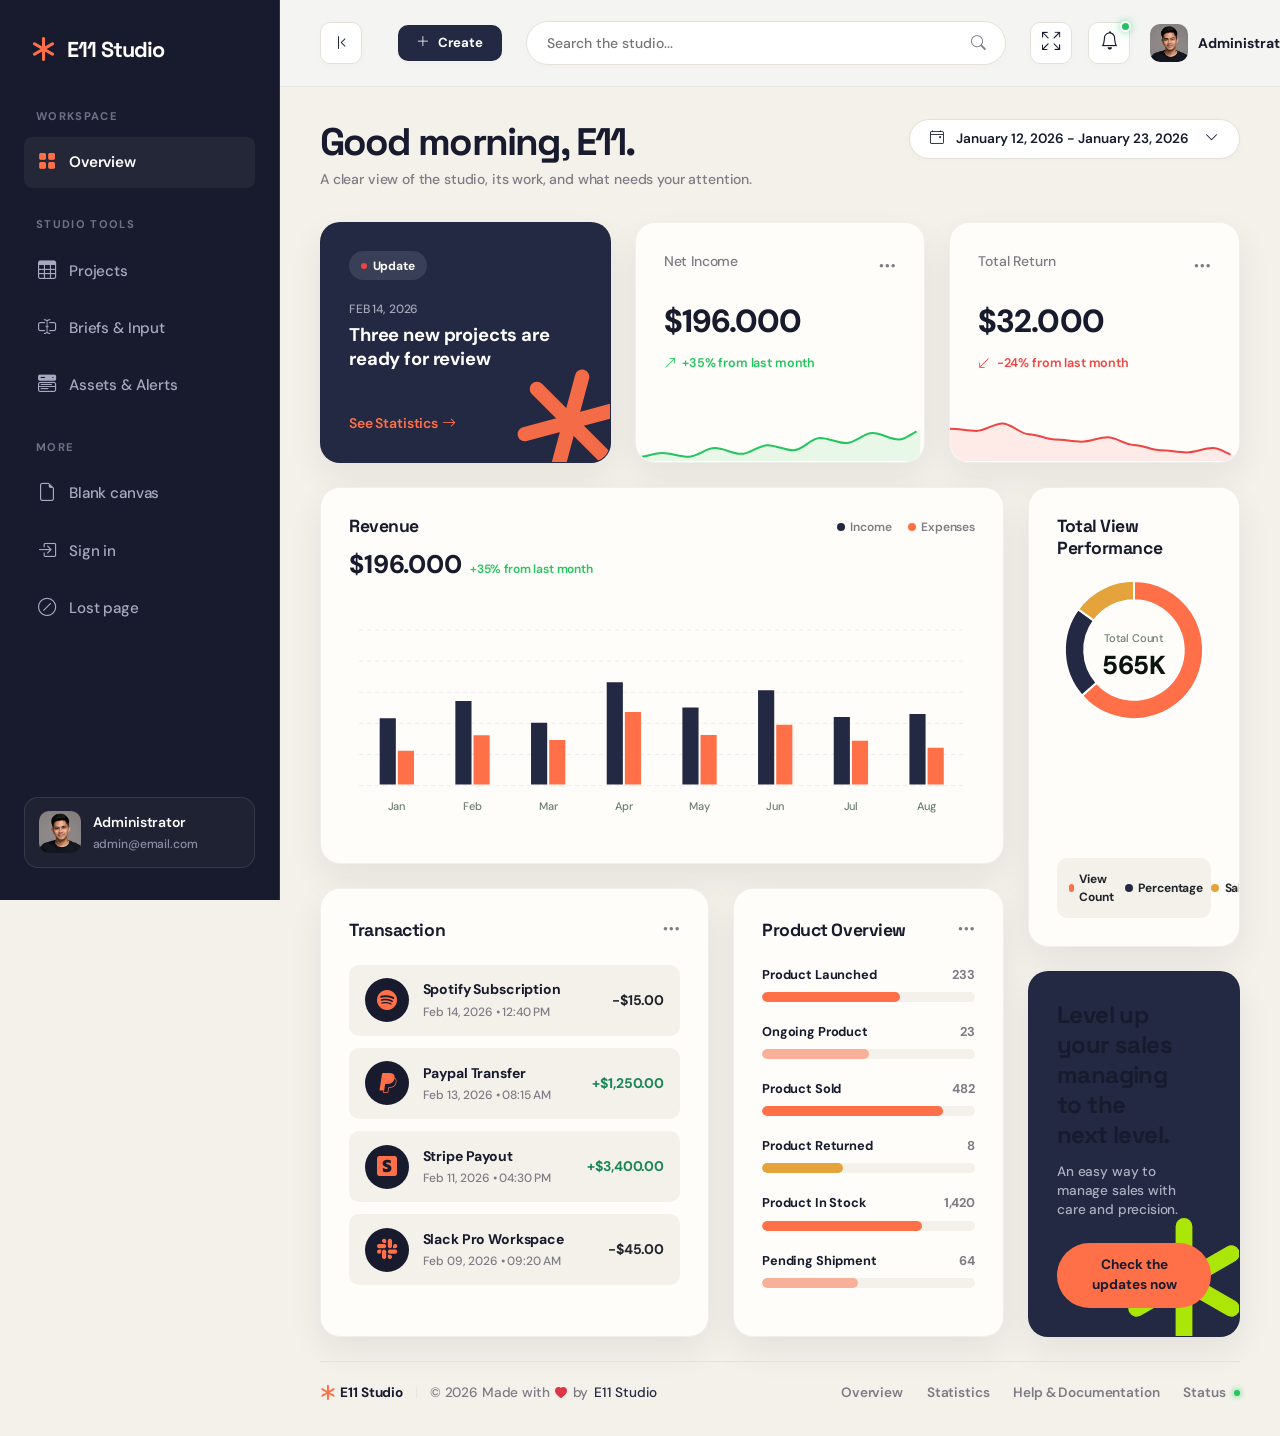
<file: index.html>
<!DOCTYPE html>
<html lang="en">

<head>
  <meta charset="UTF-8">
  <meta name="viewport" content="width=device-width, initial-scale=1.0">
  <title>E11 Studio - Creative Operations</title>

  <!-- SEO Optimization -->
  <meta name="description" content="E11 Studio creative operations dashboard">
  <meta name="author" content="E11 Studio">

  <!-- Favicon -->
  <link rel="icon" type="image/png" href="assets/images/favicon.ico">

  <!-- Local Third-Party Libraries (100% Offline Compatible) -->
  <link rel="stylesheet" href="assets/libs/bootstrap/css/bootstrap.min.css">
  <link rel="stylesheet" href="assets/libs/bootstrap-icons/bootstrap-icons.css">
  <link rel="stylesheet" href="assets/libs/apexcharts/apexcharts.css">
  <link rel="stylesheet" href="assets/libs/flatpickr/flatpickr.min.css">

  <!-- Main Design System & Custom Stylesheet -->
  <link rel="stylesheet" href="assets/css/main.css">
</head>

<body>

  <!-- ==========================================
         START: Sidebar Component
         Highly polished, dark-green sticky navigation
         ========================================== -->
  <div class="sidebar-wrapper" id="sidebar">
    <!-- Brand Logo / Identity -->
    <a href="index.html" class="sidebar-brand">
      <i class="bi bi-asterisk"></i>
      <span>E11 Studio</span>
    </a>

    <!-- Navigation Menu -->
    <div class="flex-grow-1 overflow-y-auto">
      <!-- Group: Menu -->
      <div class="sidebar-menu-section">
        <div class="sidebar-menu-title">Workspace</div>
        <ul class="sidebar-menu-list">
          <li class="sidebar-menu-item">
            <a href="index.html" class="sidebar-menu-link active" id="menu-overview" title="Overview">
              <i class="bi bi-grid-fill"></i>
              <span>Overview</span>
            </a>
          </li>
        </ul>
      </div>

      <!-- Group: Components -->
      <div class="sidebar-menu-section">
        <div class="sidebar-menu-title">Studio tools</div>
        <ul class="sidebar-menu-list">
          <li class="sidebar-menu-item">
            <a href="tables-basic.html" class="sidebar-menu-link" id="menu-basictables" title="Basic Tables">
              <i class="bi bi-table"></i>
              <span>Projects</span>
            </a>
          </li>
          <li class="sidebar-menu-item">
            <a href="ui-forms.html" class="sidebar-menu-link" id="menu-uiforms" title="Forms and Input">
              <i class="bi bi-input-cursor-text"></i>
              <span>Briefs & Input</span>
            </a>
          </li>
          <li class="sidebar-menu-item">
            <a href="ui-buttons.html" class="sidebar-menu-link" id="menu-uibuttons" title="Buttons">
              <i class="bi bi-menu-button-wide-fill"></i>
              <span>Assets & Alerts</span>
            </a>
          </li>
        </ul>
      </div>

      <!-- Group: Pages -->
      <div class="sidebar-menu-section">
        <div class="sidebar-menu-title">More</div>
        <ul class="sidebar-menu-list">
          <li class="sidebar-menu-item">
            <a href="page-blank.html" class="sidebar-menu-link" id="menu-blankpage" title="Blank Page">
              <i class="bi bi-file-earmark"></i>
              <span>Blank canvas</span>
            </a>
          </li>
          <li class="sidebar-menu-item">
            <a href="page-login.html" class="sidebar-menu-link" id="menu-loginpage" title="Login Page">
              <i class="bi bi-box-arrow-in-right"></i>
              <span>Sign in</span>
            </a>
          </li>
          <li class="sidebar-menu-item">
            <a href="page-404.html" class="sidebar-menu-link" id="menu-404" title="404 Page">
              <i class="bi bi-slash-circle"></i>
              <span>Lost page</span>
            </a>
          </li>
        </ul>
      </div>
    </div>

    <!-- Sidebar Profile Card (Dynamic Footer) -->
    <div class="sidebar-profile">
      <img src="assets/images/avatar.png" alt="Administrator" class="sidebar-profile-img"
        onerror="this.src='https://images.unsplash.com/photo-1534528741775-53994a69daeb?q=80&w=256&auto=format&fit=crop'">
      <div class="sidebar-profile-info">
        <div class="sidebar-profile-name">Administrator</div>
        <div class="sidebar-profile-email">admin@email.com</div>
      </div>
    </div>
  </div>
  <!-- ==========================================
         END: Sidebar Component
         ========================================== -->


  <!-- ==========================================
         START: Main Content Area
         ========================================== -->
  <div class="main-wrapper">

    <!-- START: Top Navbar Component -->
    <header class="navbar-custom">
      <div class="navbar-left">
        <!-- Desktop sidebar toggle (visible on large screens only) -->
        <button class="btn-desktop-toggle d-none d-xl-flex align-items-center justify-content-center me-3"
          id="desktop-sidebar-toggle" aria-label="Minimize Sidebar">
          <i class="bi bi-chevron-bar-left"></i>
        </button>
        <!-- Mobile sidebar toggle -->
        <button class="sidebar-toggle-btn me-2" id="sidebar-toggle" aria-label="Toggle Navigation">
          <i class="bi bi-list"></i>
        </button>

        <!-- Quick Actions Dropdown -->
        <div class="dropdown ms-2">
          <button class="btn-quick-action dropdown-toggle" type="button" data-bs-toggle="dropdown" aria-expanded="false"
            id="quick-actions-dropdown">
            <i class="bi bi-plus-lg"></i>
            <span>Create</span>
          </button>
          <ul class="dropdown-menu dropdown-menu-quick-action" aria-labelledby="quick-actions-dropdown">
            <li class="dropdown-header">Quick Action Shortcuts</li>
            <li><a class="dropdown-item" href="#"><i class="bi bi-file-earmark-plus"></i> New Invoice</a></li>
            <li><a class="dropdown-item" href="#"><i class="bi bi-person-plus"></i> New User</a></li>
            <li><a class="dropdown-item" href="#"><i class="bi bi-box-seam"></i> New Product</a></li>
            <li>
              <hr class="dropdown-divider">
            </li>
            <li><a class="dropdown-item" href="#"><i class="bi bi-gear"></i> System Settings</a></li>
          </ul>
        </div>
      </div>

      <!-- Mid navbar: search pill -->
      <div class="navbar-search-wrapper">
        <input type="text" class="navbar-search-input" placeholder="Search the studio..." id="main-search">
        <button class="navbar-search-btn" aria-label="Search">
          <i class="bi bi-search"></i>
        </button>
      </div>

      <!-- Right actions -->
      <div class="navbar-actions">
        <!-- Fullscreen Toggle -->
        <button class="navbar-action-btn me-1" aria-label="Toggle Fullscreen" id="btn-fullscreen">
          <i class="bi bi-arrows-fullscreen"></i>
        </button>
        <div class="dropdown">
          <button class="navbar-action-btn dropdown-toggle" type="button" data-bs-toggle="dropdown"
            aria-expanded="false" id="btn-notifications" data-bs-auto-close="outside">
            <i class="bi bi-bell"></i>
            <span class="navbar-action-badge"></span>
          </button>
          <div class="dropdown-menu dropdown-menu-end dropdown-menu-notification p-0"
            aria-labelledby="btn-notifications">
            <div class="notification-header">
              <h6 class="notification-title">Notifications</h6>
              <button class="btn-clear-all" type="button">Mark all read</button>
            </div>
            <div class="notification-list">
              <!-- Sale Notification -->
              <a href="#" class="notification-item">
                <div class="notification-icon bg-success text-white">
                  <i class="bi bi-wallet2"></i>
                </div>
                <div class="notification-content">
                  <p class="notification-text">New sale received: <strong>$150.00</strong></p>
                  <span class="notification-time">2 mins ago</span>
                </div>
                <span class="notification-unread-dot"></span>
              </a>
              <!-- User Registration Notification -->
              <a href="#" class="notification-item">
                <div class="notification-icon bg-primary text-white">
                  <i class="bi bi-person-plus-fill"></i>
                </div>
                <div class="notification-content">
                  <p class="notification-text">New user registered: <strong>John Doe</strong></p>
                  <span class="notification-time">1 hour ago</span>
                </div>
                <span class="notification-unread-dot"></span>
              </a>
              <!-- Low Stock Notification -->
              <a href="#" class="notification-item">
                <div class="notification-icon bg-warning text-dark">
                  <i class="bi bi-box-seam-fill"></i>
                </div>
                <div class="notification-content">
                  <p class="notification-text">Stock running low: <strong>Hoodie</strong></p>
                  <span class="notification-time">3 hours ago</span>
                </div>
              </a>
            </div>
            <a href="#" class="notification-footer">View All Notifications</a>
          </div>
        </div>

        <!-- Profile Dropdown -->
        <div class="dropdown ms-2">
          <button class="navbar-profile-btn dropdown-toggle" type="button" data-bs-toggle="dropdown"
            aria-expanded="false" id="profile-dropdown">
            <img src="assets/images/avatar.png" alt="Profile Image" class="navbar-profile-img">
            <span class="navbar-profile-name d-none d-md-inline">Administrator</span>
            <i class="bi bi-chevron-down navbar-profile-caret"></i>
          </button>
          <ul class="dropdown-menu dropdown-menu-end dropdown-menu-profile" aria-labelledby="profile-dropdown">
            <li class="dropdown-header">Welcome !</li>
            <li><a class="dropdown-item" href="#"><i class="bi bi-person"></i> My Account</a></li>
            <li><a class="dropdown-item" href="#"><i class="bi bi-gear"></i> Settings</a></li>
            <li><a class="dropdown-item" href="#"><i class="bi bi-lock"></i> Lock Screen</a></li>
            <li>
              <hr class="dropdown-divider">
            </li>
            <li><a class="dropdown-item text-danger" href="page-login.html"><i class="bi bi-box-arrow-right"></i>
                Logout</a></li>
          </ul>
        </div>
      </div>
    </header>
    <!-- END: Top Navbar Component -->

    <!-- START: Dashboard Header Banner -->
    <div class="page-header">
      <div>
        <h1 class="page-title">Good morning, E11.</h1>
        <p class="page-subtitle">A clear view of the studio, its work, and what needs your attention.</p>
      </div>
      <button class="btn-date-picker" type="button" id="date-picker-trigger">
        <i class="bi bi-calendar4-event"></i>
        <span id="selected-date-range">January 12, 2026 - January 23, 2026</span>
        <i class="bi bi-chevron-down ms-1"></i>
      </button>
    </div>
    <!-- END: Dashboard Header Banner -->

    <!-- START: Main Layout Grid (2 Columns: Dashboard + Performance Pane) -->
    <div class="row g-4">

      <!-- TOP AREA: Quick Info Stat Cards Row (Full Width) -->
      <div class="col-12">
        <div class="row g-4">
          <!-- Stat Card 1: Green Alert Banner -->
          <div class="col-md-4">
            <div class="card alert-green-card">
              <div class="position-relative z-index-2">
                <span class="alert-green-badge">Update</span>
                <div class="alert-green-date">FEB 14, 2026</div>
                  <div class="alert-green-text">Three new projects are ready for review</div>
              </div>
              <a href="#" class="alert-green-link z-index-2" id="alert-link-statistics">
                <span>See Statistics</span>
                <i class="bi bi-arrow-right"></i>
              </a>

              <!-- Inline SVG geometric decoration (Lime green 6-pointed star/asterisk with rounded caps) -->
              <svg class="alert-green-bg-shape" viewBox="0 0 100 100" fill="none" xmlns="http://www.w3.org/2000/svg">
                <g transform="translate(50,50)">
                  <rect x="-6" y="-45" width="12" height="90" rx="6" ry="6" fill="#FF7048" />
                  <rect x="-6" y="-45" width="12" height="90" rx="6" ry="6" fill="#FF7048" transform="rotate(60)" />
                  <rect x="-6" y="-45" width="12" height="90" rx="6" ry="6" fill="#FF7048" transform="rotate(120)" />
                </g>
              </svg>
            </div>
          </div>

          <!-- Stat Card 2: Net Income -->
          <div class="col-md-4">
            <div class="card card-stat d-flex flex-column justify-content-between">
              <div>
                <div class="card-header">
                  <span class="stat-label">Net Income</span>
                  <div class="dropdown">
                    <button class="card-more-btn" type="button" data-bs-toggle="dropdown" aria-expanded="false"
                      aria-label="More Options" id="btn-more-income">
                      <i class="bi bi-three-dots"></i>
                    </button>
                    <ul class="dropdown-menu dropdown-menu-end dropdown-menu-custom">
                      <li><a class="dropdown-item" href="#"><i class="bi bi-arrow-repeat"></i> Refresh</a></li>
                      <li><a class="dropdown-item" href="#"><i class="bi bi-file-earmark-arrow-down"></i> Export
                          Report</a></li>
                      <li>
                        <hr class="dropdown-divider">
                      </li>
                      <li><a class="dropdown-item text-danger" href="#"><i class="bi bi-eye-slash"></i> Hide Details</a>
                      </li>
                    </ul>
                  </div>
                </div>
                <div class="stat-value">$196.000</div>
                <div class="trend-badge trend-up">
                  <i class="bi bi-arrow-up-right"></i>
                  <span>+35% from last month</span>
                </div>
              </div>
              <div class="sparkline-container sparkline-card-footer">
                <div id="income-sparkline"></div>
              </div>
            </div>
          </div>

          <!-- Stat Card 3: Total Return -->
          <div class="col-md-4">
            <div class="card card-stat d-flex flex-column justify-content-between">
              <div>
                <div class="card-header">
                  <span class="stat-label">Total Return</span>
                  <div class="dropdown">
                    <button class="card-more-btn" type="button" data-bs-toggle="dropdown" aria-expanded="false"
                      aria-label="More Options" id="btn-more-return">
                      <i class="bi bi-three-dots"></i>
                    </button>
                    <ul class="dropdown-menu dropdown-menu-end dropdown-menu-custom">
                      <li><a class="dropdown-item" href="#"><i class="bi bi-arrow-repeat"></i> Refresh</a></li>
                      <li><a class="dropdown-item" href="#"><i class="bi bi-file-earmark-arrow-down"></i> Export
                          Report</a></li>
                      <li>
                        <hr class="dropdown-divider">
                      </li>
                      <li><a class="dropdown-item text-danger" href="#"><i class="bi bi-eye-slash"></i> Hide Details</a>
                      </li>
                    </ul>
                  </div>
                </div>
                <div class="stat-value">$32.000</div>
                <div class="trend-badge trend-down">
                  <i class="bi bi-arrow-down-left"></i>
                  <span>-24% from last month</span>
                </div>
              </div>
              <div class="sparkline-container sparkline-card-footer">
                <div id="return-sparkline"></div>
              </div>
            </div>
          </div>
        </div>
      </div>
      <!-- END: TOP AREA -->

      <!-- LEFT AREA: Primary Dashboard Stats & Tables -->
      <div class="col-xl-9 col-lg-8">

        <!-- START: Details Area (Transactions + Performance Charts) -->
        <div class="row g-4">
          <!-- Column: Revenue Chart (Full Width / Wider) -->
          <div class="col-12">
            <div class="card mb-0">
              <div class="card-header mb-2">
                <h2 class="card-title">Revenue</h2>
                <!-- Custom Static Legends -->
                <div class="d-flex gap-3 align-items-center">
                  <div class="chart-legend-item">
                    <span class="legend-dot bg-forest-medium"></span>
                    <span class="chart-legend-label">Income</span>
                  </div>
                  <div class="chart-legend-item">
                    <span class="legend-dot bg-lime-accent"></span>
                    <span class="chart-legend-label">Expenses</span>
                  </div>
                </div>
              </div>
              <div class="d-flex align-items-baseline gap-2 mb-3">
                <span class="stat-value-amount">$196.000</span>
                <span class="trend-badge trend-up fs-xs">+35% from last month</span>
              </div>
              <div id="revenue-chart"></div>
            </div>
          </div>

          <!-- Column: Transaction List -->
          <div class="col-md-7 d-flex flex-column">
            <div class="card h-100 flex-grow-1">
              <div class="card-header">
                <h2 class="card-title">Transaction</h2>
                <div class="dropdown">
                  <button class="card-more-btn" type="button" data-bs-toggle="dropdown" aria-expanded="false"
                    aria-label="More Options" id="btn-more-transaction">
                    <i class="bi bi-three-dots"></i>
                  </button>
                  <ul class="dropdown-menu dropdown-menu-end dropdown-menu-custom">
                    <li><a class="dropdown-item" href="#"><i class="bi bi-funnel"></i> Filter Status</a></li>
                    <li><a class="dropdown-item" href="#"><i class="bi bi-file-earmark-arrow-down"></i> Export CSV</a>
                    </li>
                  </ul>
                </div>
              </div>

              <!-- Transaction Items List -->
              <div class="transaction-list">
                <div class="transaction-item">
                  <div class="transaction-icon bg-forest-light text-lime">
                    <i class="bi bi-spotify"></i>
                  </div>
                  <div class="transaction-info">
                    <div class="transaction-name">Spotify Subscription</div>
                    <div class="transaction-date">Feb 14, 2026 • 12:40 PM</div>
                  </div>
                  <div class="transaction-amount text-main">-$15.00</div>
                </div>

                <div class="transaction-item">
                  <div class="transaction-icon bg-forest-light text-lime">
                    <i class="bi bi-paypal"></i>
                  </div>
                  <div class="transaction-info">
                    <div class="transaction-name">Paypal Transfer</div>
                    <div class="transaction-date">Feb 13, 2026 • 08:15 AM</div>
                  </div>
                  <div class="transaction-amount text-success">+$1,250.00</div>
                </div>

                <div class="transaction-item">
                  <div class="transaction-icon bg-forest-light text-lime">
                    <i class="bi bi-stripe"></i>
                  </div>
                  <div class="transaction-info">
                    <div class="transaction-name">Stripe Payout</div>
                    <div class="transaction-date">Feb 11, 2026 • 04:30 PM</div>
                  </div>
                  <div class="transaction-amount text-success">+$3,400.00</div>
                </div>

                <div class="transaction-item">
                  <div class="transaction-icon bg-forest-light text-lime">
                    <i class="bi bi-slack"></i>
                  </div>
                  <div class="transaction-info">
                    <div class="transaction-name">Slack Pro Workspace</div>
                    <div class="transaction-date">Feb 09, 2026 • 09:20 AM</div>
                  </div>
                  <div class="transaction-amount text-main">-$45.00</div>
                </div>
              </div>

            </div>
          </div>

          <!-- Column: Product Overview Progress -->
          <div class="col-md-5 d-flex flex-column">
            <div class="card h-100 flex-grow-1">
              <div class="card-header">
                <h2 class="card-title">Product Overview</h2>
                <div class="dropdown">
                  <button class="card-more-btn" type="button" data-bs-toggle="dropdown" aria-expanded="false"
                    aria-label="More Options" id="btn-more-products">
                    <i class="bi bi-three-dots"></i>
                  </button>
                  <ul class="dropdown-menu dropdown-menu-end dropdown-menu-custom">
                    <li><a class="dropdown-item" href="#"><i class="bi bi-plus-lg"></i> Add Product</a></li>
                    <li><a class="dropdown-item" href="#"><i class="bi bi-gear"></i> Manage</a></li>
                  </ul>
                </div>
              </div>

              <div class="progress-container">
                <div class="progress-label-row">
                  <span class="progress-label">Product Launched</span>
                  <span class="progress-value">233</span>
                </div>
                <div class="progress" role="progressbar" aria-label="Product Launched Progress" aria-valuenow="65"
                  aria-valuemin="0" aria-valuemax="100">
                  <div class="progress-bar bg-lime-accent w-65"></div>
                </div>
              </div>

              <div class="progress-container">
                <div class="progress-label-row">
                  <span class="progress-label">Ongoing Product</span>
                  <span class="progress-value">23</span>
                </div>
                <div class="progress" role="progressbar" aria-label="Ongoing Product Progress" aria-valuenow="20"
                  aria-valuemin="0" aria-valuemax="100">
                  <div class="progress-bar bg-lime-accent opacity-50 w-50"></div>
                </div>
              </div>

              <div class="progress-container">
                <div class="progress-label-row">
                  <span class="progress-label">Product Sold</span>
                  <span class="progress-value">482</span>
                </div>
                <div class="progress" role="progressbar" aria-label="Product Sold Progress" aria-valuenow="85"
                  aria-valuemin="0" aria-valuemax="100">
                  <div class="progress-bar bg-lime-accent w-85"></div>
                </div>
              </div>

              <div class="progress-container">
                <div class="progress-label-row">
                  <span class="progress-label">Product Returned</span>
                  <span class="progress-value">8</span>
                </div>
                <div class="progress" role="progressbar" aria-label="Product Returned Progress" aria-valuenow="10"
                  aria-valuemin="0" aria-valuemax="100">
                  <div class="progress-bar bg-brand-orange w-38"></div>
                </div>
              </div>

              <div class="progress-container">
                <div class="progress-label-row">
                  <span class="progress-label">Product In Stock</span>
                  <span class="progress-value">1,420</span>
                </div>
                <div class="progress" role="progressbar" aria-label="Product In Stock Progress" aria-valuenow="75"
                  aria-valuemin="0" aria-valuemax="100">
                  <div class="progress-bar bg-lime-accent w-75"></div>
                </div>
              </div>

              <div class="progress-container">
                <div class="progress-label-row">
                  <span class="progress-label">Pending Shipment</span>
                  <span class="progress-value">64</span>
                </div>
                <div class="progress" role="progressbar" aria-label="Pending Shipment Progress" aria-valuenow="45"
                  aria-valuemin="0" aria-valuemax="100">
                  <div class="progress-bar bg-lime-accent opacity-50 w-45"></div>
                </div>
              </div>
            </div>

          </div>
        </div>
        <!-- END: Details Area -->

      </div>

      <!-- RIGHT AREA: Performance Details Sidebar Panel -->
      <div class="col-xl-3 col-lg-4">
        <div class="right-panel-wrapper d-flex flex-column gap-4 h-100">

          <!-- Performance Donut Chart card -->
          <div class="card flex-grow-1 d-flex flex-column justify-content-between mb-0">
            <div class="card-header mb-1">
              <h2 class="card-title">Total View Performance</h2>
            </div>

            <div id="views-chart"></div>

            <!-- Custom Legends below the chart -->
            <div class="chart-legends-container">
              <div class="chart-legend-item">
                <span class="legend-dot bg-lime-accent"></span>
                <span class="text-muted-green">View Count</span>
              </div>
              <div class="chart-legend-item">
                <span class="legend-dot bg-forest-medium"></span>
                <span class="text-muted-green">Percentage</span>
              </div>
              <div class="chart-legend-item">
                <span class="legend-dot bg-brand-orange"></span>
                <span class="text-muted-green">Sales</span>
              </div>
            </div>
          </div>

          <!-- Level Up Promotion CTA banner -->
          <div class="promo-banner-card">
            <!-- Inline SVG geometric decoration (Lime green 6-pointed star/asterisk with rounded caps) -->
            <svg class="promo-banner-bg-shape" viewBox="0 0 100 100" fill="none" xmlns="http://www.w3.org/2000/svg">
              <g transform="translate(50,50)">
                <rect x="-6" y="-45" width="12" height="90" rx="6" ry="6" fill="#B4F105" />
                <rect x="-6" y="-45" width="12" height="90" rx="6" ry="6" fill="#B4F105" transform="rotate(60)" />
                <rect x="-6" y="-45" width="12" height="90" rx="6" ry="6" fill="#B4F105" transform="rotate(120)" />
              </g>
            </svg>

            <h3 class="promo-title">Level up your sales managing to the next level.</h3>
            <p class="promo-desc">An easy way to manage sales with care and precision.</p>
            <button class="btn-promo" id="btn-promo-action">Check the updates now</button>
          </div>
        </div>
      </div>
      <!-- END: RIGHT AREA -->

    </div>
    <!-- END: Main Layout Grid -->

    <!-- START: Footer Component -->
    <footer class="footer-custom">
      <div class="footer-left">
        <span class="footer-logo">
          <i class="bi bi-asterisk"></i> E11 Studio
        </span>
        <span class="footer-separator">|</span>
        <span class="footer-copy">&copy; 2026 Made with <i class="bi bi-heart-fill text-danger footer-heart"></i> by<a
            href="#" target="_blank">E11 Studio</a></span>
      </div>
      <div class="footer-right">
        <ul class="footer-links">
          <li><a href="#" class="footer-link">Overview</a></li>
          <li><a href="#" class="footer-link">Statistics</a></li>
          <li><a href="#" class="footer-link">Help & Documentation</a></li>
          <li><a href="#" class="footer-link">Status <span class="status-dot"></span></a></li>
        </ul>
      </div>
    </footer>
    <!-- END: Footer Component -->

  </div>
  <!-- ==========================================
         END: Main Content Area
         ========================================== -->

  <!-- Local Third-Party Libraries Script dependencies -->
  <script src="assets/libs/bootstrap/js/bootstrap.bundle.min.js"></script>
  <script src="assets/libs/apexcharts/apexcharts.min.js"></script>
  <script src="assets/libs/flatpickr/flatpickr.min.js"></script>

  <!-- Local dashboard interactions controller -->
  <script src="assets/js/dashboard.js"></script>
</body>

</html>
</file>
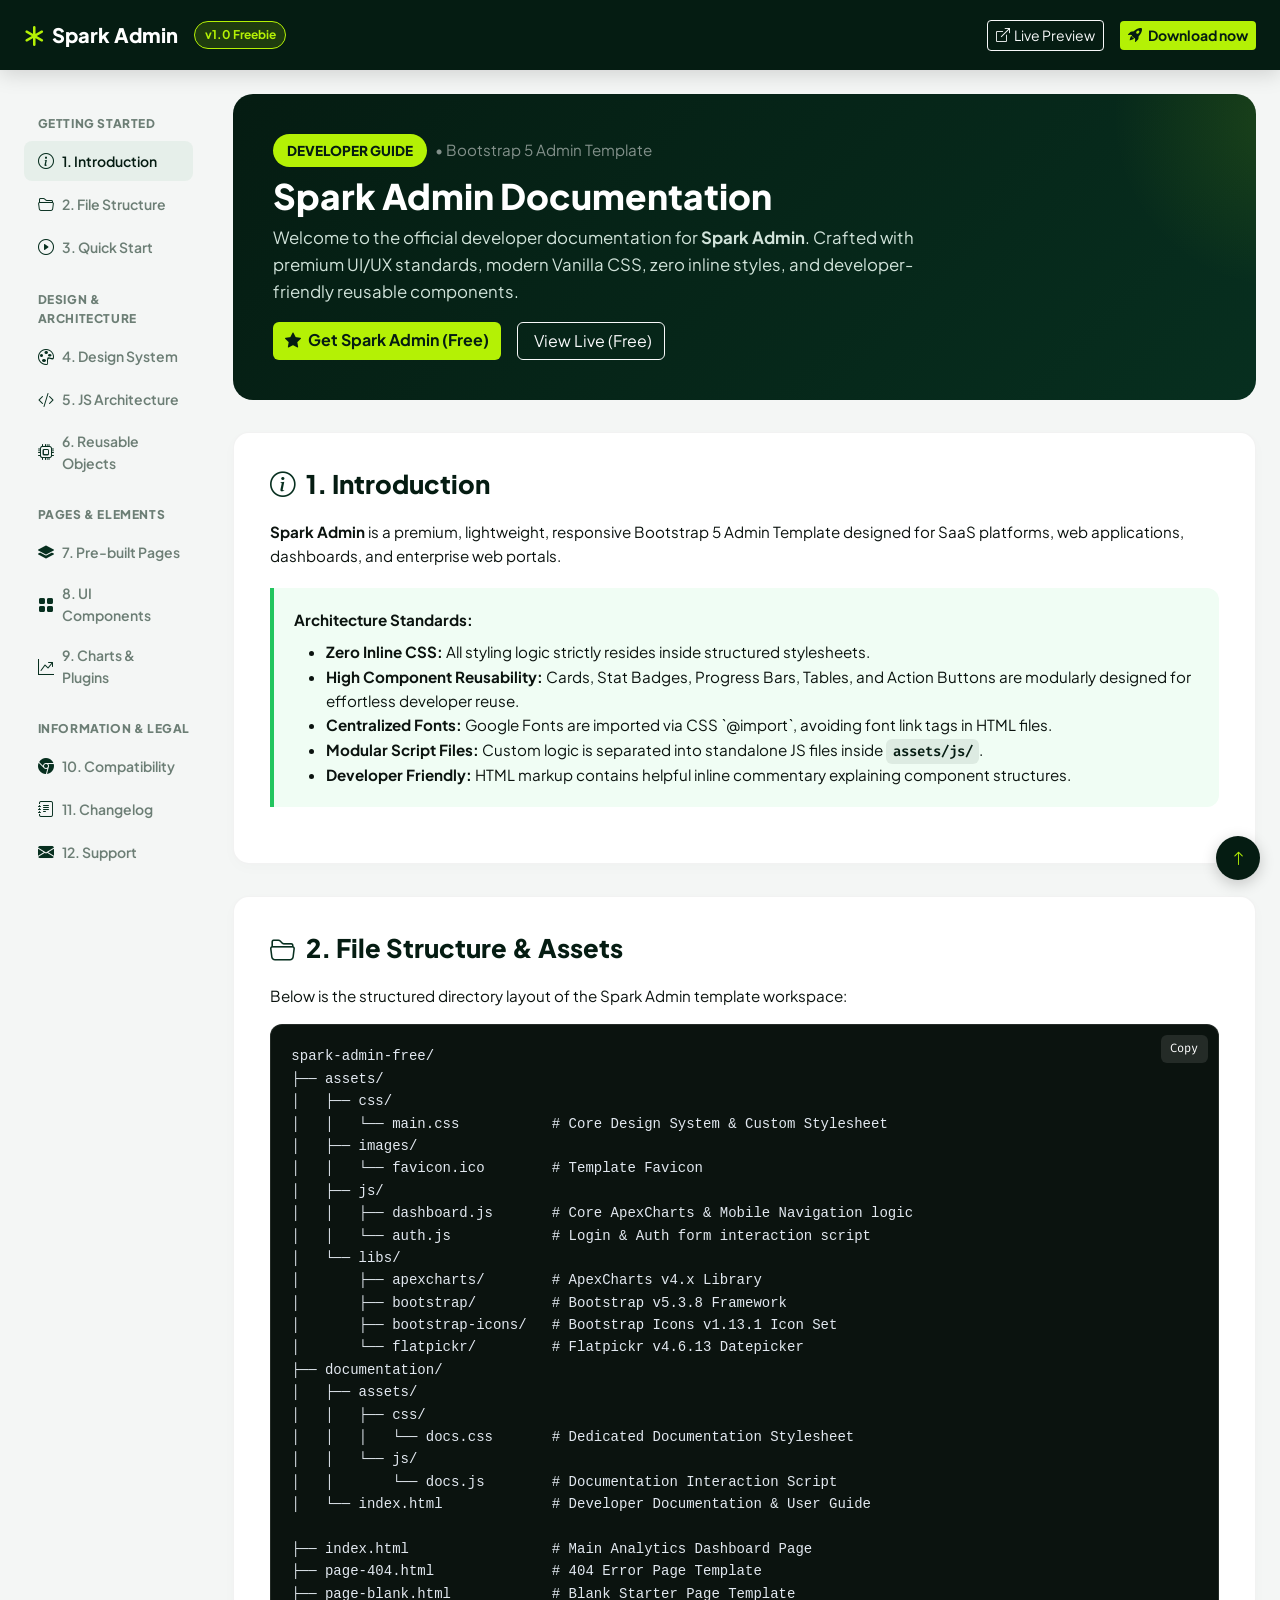
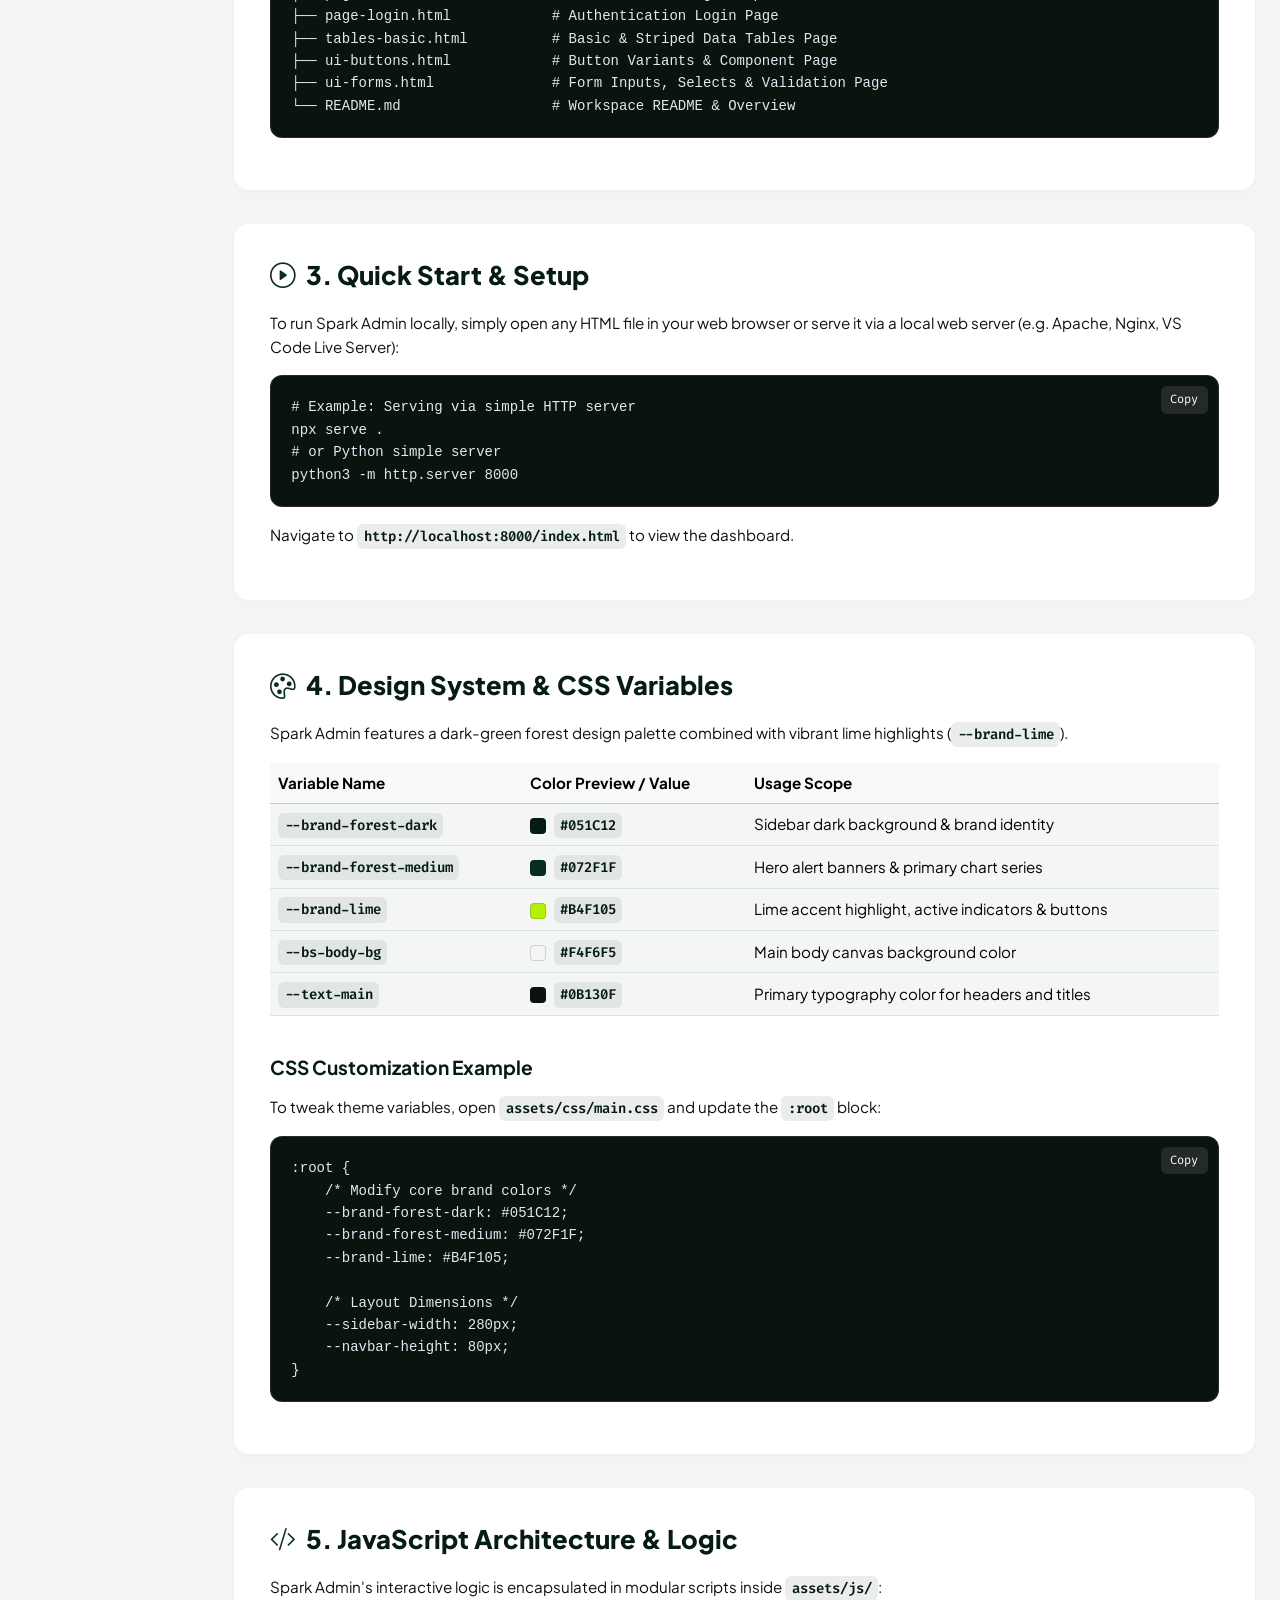
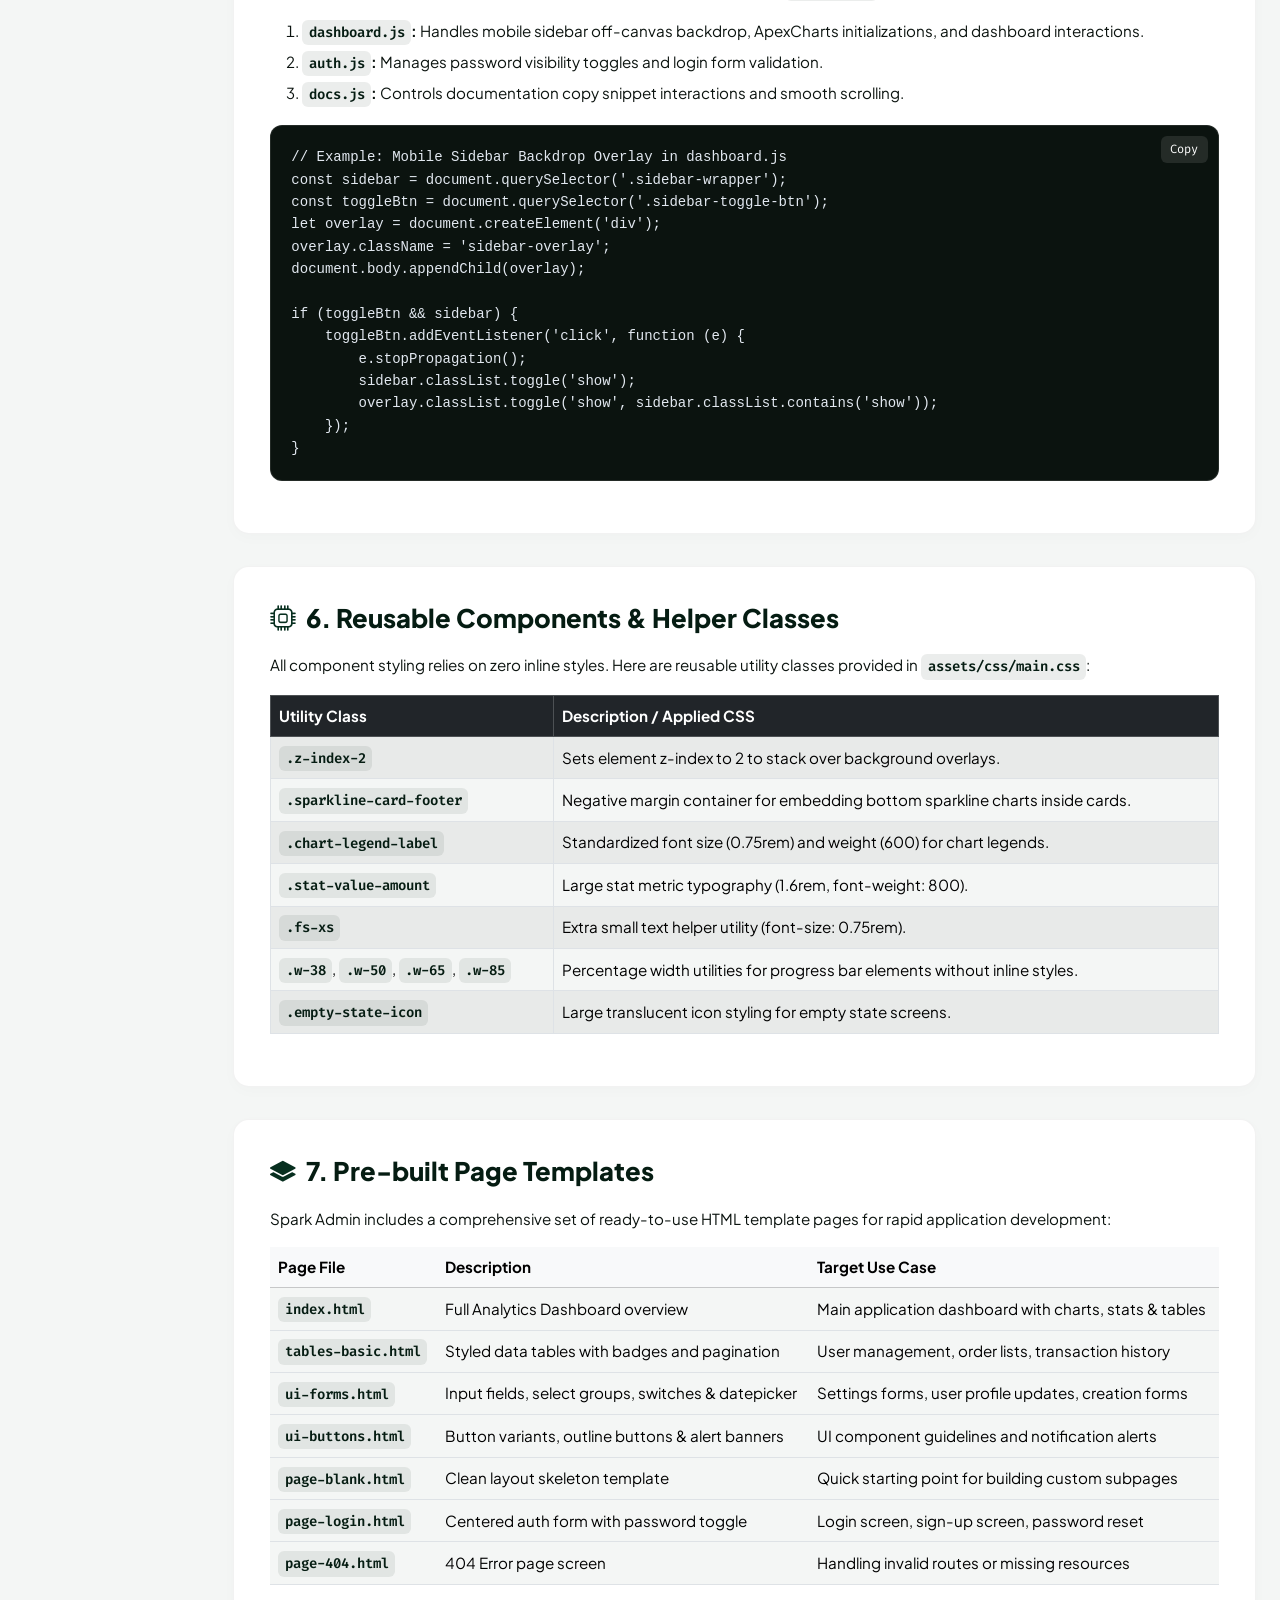
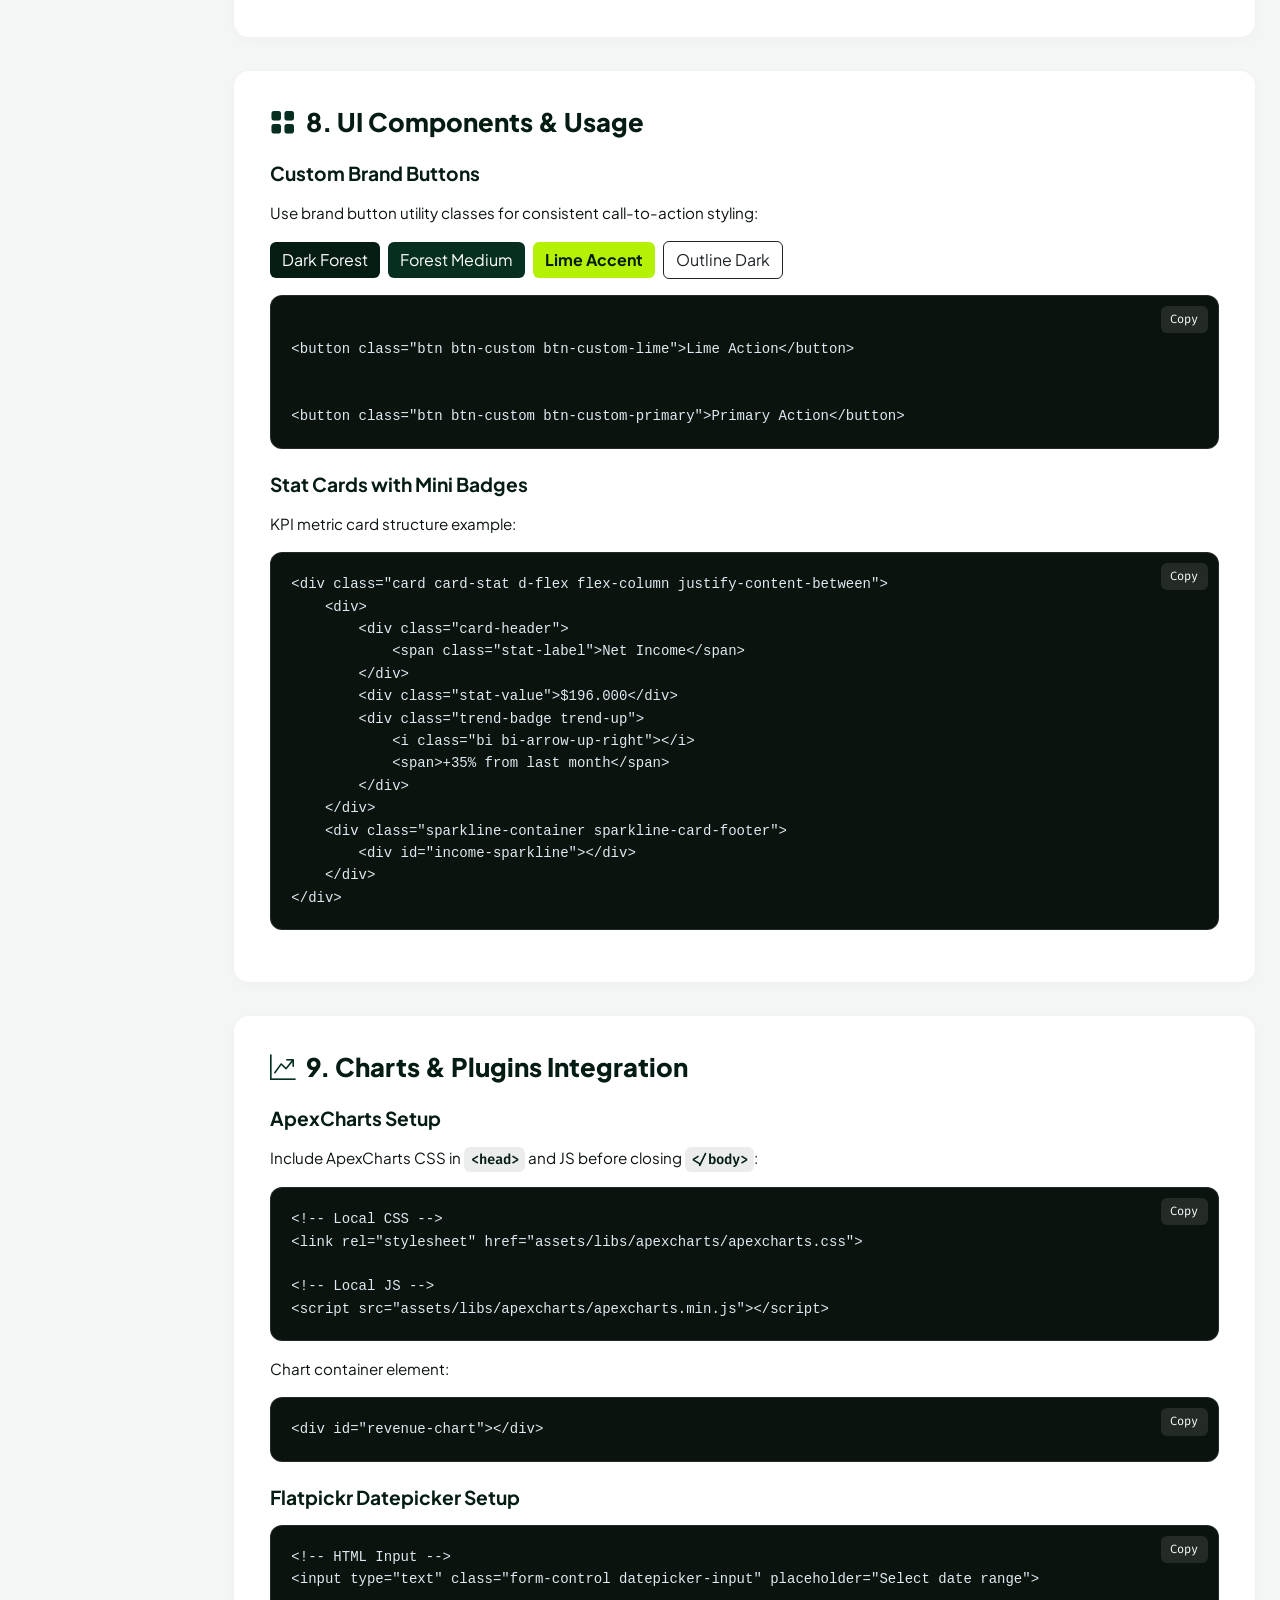
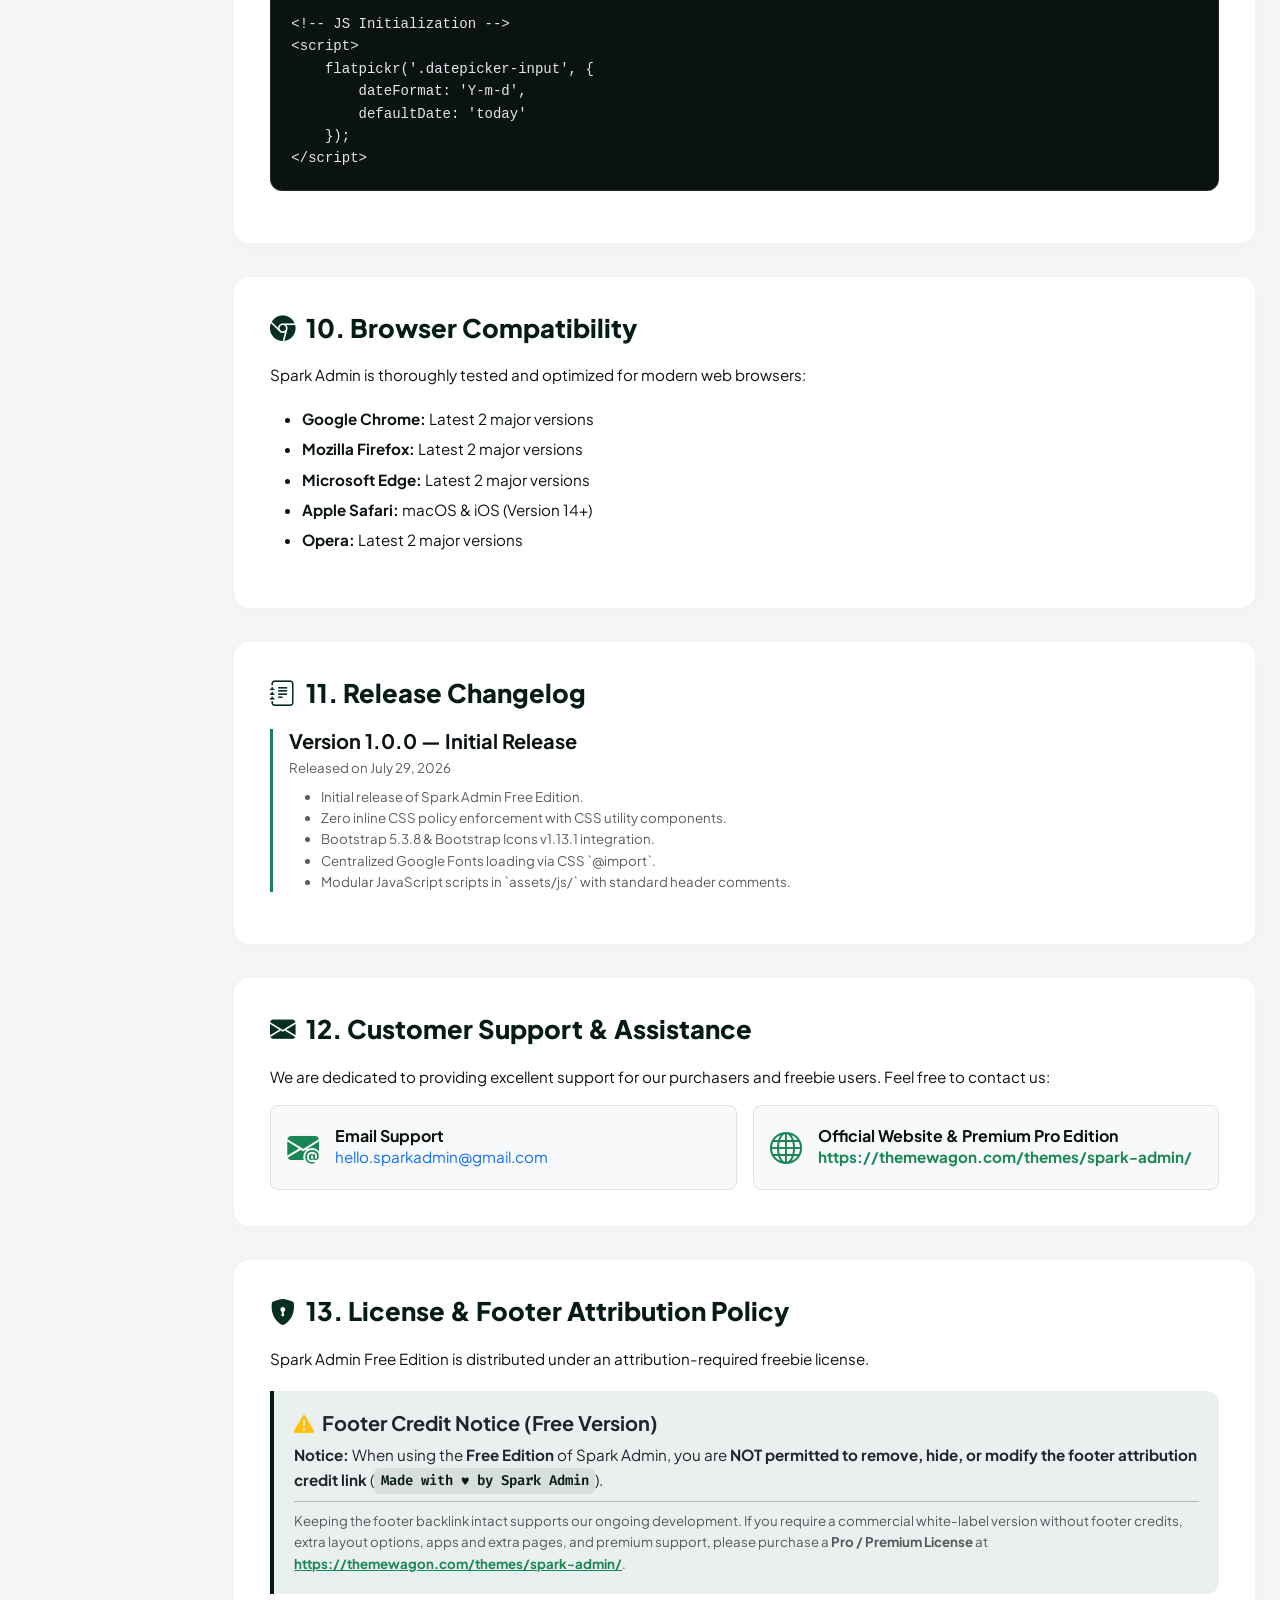
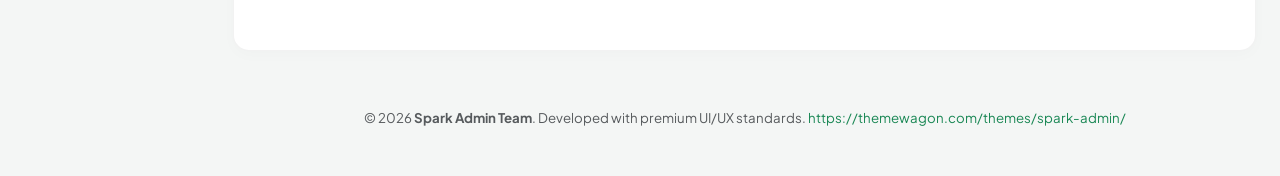
<file: documentation/index.html>
<!DOCTYPE html>
<html lang="en">

<head>
  <meta charset="UTF-8">
  <meta name="viewport" content="width=device-width, initial-scale=1.0">
  <title>Spark Admin - Documentation & Developer Guide</title>

  <!-- Meta Information -->
  <meta name="description"
    content="Official documentation and developer guide for Spark Admin - Bootstrap 5 Admin Dashboard Template.">
  <meta name="author" content="Spark Admin Team">

  <!-- Favicon -->
  <link rel="icon" type="image/png" href="../assets/images/favicon.ico">

  <!-- Bootstrap 5 CSS & Icons -->
  <link rel="stylesheet" href="../assets/libs/bootstrap/css/bootstrap.min.css">
  <link rel="stylesheet" href="../assets/libs/bootstrap-icons/bootstrap-icons.css">

  <!-- Custom Documentation Stylesheet (Google Fonts imported via CSS) -->
  <link rel="stylesheet" href="assets/css/docs.css">
</head>

<body>

  <!-- Header Navigation -->
  <header class="doc-navbar d-flex align-items-center">
    <div class="container-fluid px-4 d-flex align-items-center justify-content-between">
      <div class="d-flex align-items-center gap-3">
        <a href="../index.html" class="doc-brand">
          <i class="bi bi-asterisk"></i>
          <span>Spark Admin</span>
        </a>
        <span class="doc-version-badge">v1.0 Freebie</span>
      </div>
      <div class="d-flex align-items-center gap-3">
        <a href="https://themewagon.github.io/spark-admin/" target="_blank"
          class="btn btn-sm btn-outline-light d-none d-md-inline-flex align-items-center gap-1">
          <i class="bi bi-box-arrow-up-right"></i> Live Preview
        </a>
        <a href="https://themewagon.com/themes/spark-admin/" target="_blank" class="btn btn-sm btn-doc-lime">
          <i class="bi bi-rocket-takeoff-fill me-1"></i> Download now
        </a>
      </div>
    </div>
  </header>

  <!-- Main Content Layout -->
  <div class="container-fluid px-4 py-4">
    <div class="row">

      <!-- Sticky Sidebar Navigation -->
      <div class="col-lg-3 col-xl-2">
        <div class="doc-sidebar">
          <div class="doc-sidebar-title">Getting Started</div>
          <nav class="nav flex-column">
            <a class="nav-link active" href="#introduction"><i class="bi bi-info-circle"></i> 1. Introduction</a>
            <a class="nav-link" href="#file-structure"><i class="bi bi-folder2-open"></i> 2. File Structure</a>
            <a class="nav-link" href="#quick-start"><i class="bi bi-play-circle"></i> 3. Quick Start</a>
          </nav>

          <div class="doc-sidebar-title">Design & Architecture</div>
          <nav class="nav flex-column">
            <a class="nav-link" href="#design-system"><i class="bi bi-palette"></i> 4. Design System</a>
            <a class="nav-link" href="#javascript"><i class="bi bi-code-slash"></i> 5. JS Architecture</a>
            <a class="nav-link" href="#reusable-components"><i class="bi bi-cpu"></i> 6. Reusable Objects</a>
          </nav>

          <div class="doc-sidebar-title">Pages & Elements</div>
          <nav class="nav flex-column">
            <a class="nav-link" href="#page-templates"><i class="bi bi-layers-fill"></i> 7. Pre-built Pages</a>
            <a class="nav-link" href="#ui-components"><i class="bi bi-grid-fill"></i> 8. UI Components</a>
            <a class="nav-link" href="#charts-plugins"><i class="bi bi-graph-up-arrow"></i> 9. Charts & Plugins</a>
          </nav>

          <div class="doc-sidebar-title">Information & Legal</div>
          <nav class="nav flex-column">
            <a class="nav-link" href="#browser-support"><i class="bi bi-browser-chrome"></i> 10. Compatibility</a>
            <a class="nav-link" href="#changelog"><i class="bi bi-journal-text"></i> 11. Changelog</a>
            <a class="nav-link" href="#support"><i class="bi bi-envelope-fill"></i> 12. Support</a>
            <a class="nav-link" href="#license"><i class="bi bi-shield-lock-fill"></i> 13. License & Attribution</a>
          </nav>
        </div>
      </div>

      <!-- Documentation Content Area -->
      <div class="col-lg-9 col-xl-10">

        <!-- Hero Header Banner -->
        <div class="doc-hero">
          <div class="d-flex align-items-center gap-2 mb-2">
            <span class="doc-badge-lime">DEVELOPER GUIDE</span>
            <span class="text-white-50">• Bootstrap 5 Admin Template</span>
          </div>
          <h1>Spark Admin Documentation</h1>
          <p class="mb-3">
            Welcome to the official developer documentation for <strong>Spark Admin</strong>. Crafted with premium UI/UX
            standards, modern Vanilla CSS, zero inline styles, and developer-friendly reusable components.
          </p>
          <div class="d-flex gap-2 flex-wrap">
            <a href="https://themewagon.com/themes/spark-admin/" target="_blank" class="btn btn-doc-lime me-2">
              <i class="bi bi-star-fill me-1"></i> Get Spark Admin (Free)
            </a>
            <a href="https://themewagon.github.com/spark-admin/" target="_blank" class="btn btn-outline-light">
              <i class="bi bi-layout-dashboard me-1"></i> View Live (Free)
            </a>
          </div>
        </div>

        <!-- 1. Introduction Section -->
        <section id="introduction" class="doc-section">
          <h2><i class="bi bi-info-circle"></i> 1. Introduction</h2>
          <p>
            <strong>Spark Admin</strong> is a premium, lightweight, responsive Bootstrap 5 Admin Template designed for
            SaaS platforms, web applications, dashboards, and enterprise web portals.
          </p>

          <div class="doc-alert doc-alert-tip">
            <strong>Architecture Standards:</strong>
            <ul class="mb-0 mt-2">
              <li><strong>Zero Inline CSS:</strong> All styling logic strictly resides inside structured stylesheets.
              </li>
              <li><strong>High Component Reusability:</strong> Cards, Stat Badges, Progress Bars, Tables, and Action
                Buttons are modularly designed for effortless developer reuse.</li>
              <li><strong>Centralized Fonts:</strong> Google Fonts are imported via CSS `@import`, avoiding font link
                tags in HTML files.</li>
              <li><strong>Modular Script Files:</strong> Custom logic is separated into standalone JS files inside
                <code>assets/js/</code>.
              </li>
              <li><strong>Developer Friendly:</strong> HTML markup contains helpful inline commentary explaining
                component structures.</li>
            </ul>
          </div>
        </section>

        <!-- 2. File Structure Section -->
        <section id="file-structure" class="doc-section">
          <h2><i class="bi bi-folder2-open"></i> 2. File Structure & Assets</h2>
          <p>Below is the structured directory layout of the Spark Admin template workspace:</p>

          <pre><button class="btn-copy" onclick="copyCode(this)">Copy</button><code>spark-admin-free/
├── assets/
│   ├── css/
│   │   └── main.css           # Core Design System & Custom Stylesheet
│   ├── images/
│   │   └── favicon.ico        # Template Favicon
│   ├── js/
│   │   ├── dashboard.js       # Core ApexCharts & Mobile Navigation logic
│   │   └── auth.js            # Login & Auth form interaction script
│   └── libs/
│       ├── apexcharts/        # ApexCharts v4.x Library
│       ├── bootstrap/         # Bootstrap v5.3.8 Framework
│       ├── bootstrap-icons/   # Bootstrap Icons v1.13.1 Icon Set
│       └── flatpickr/         # Flatpickr v4.6.13 Datepicker
├── documentation/
│   ├── assets/
│   │   ├── css/
│   │   │   └── docs.css       # Dedicated Documentation Stylesheet
│   │   └── js/
│   │       └── docs.js        # Documentation Interaction Script
│   └── index.html             # Developer Documentation & User Guide

├── index.html                 # Main Analytics Dashboard Page
├── page-404.html              # 404 Error Page Template
├── page-blank.html            # Blank Starter Page Template
├── page-login.html            # Authentication Login Page
├── tables-basic.html          # Basic & Striped Data Tables Page
├── ui-buttons.html            # Button Variants & Component Page
├── ui-forms.html              # Form Inputs, Selects & Validation Page
└── README.md                  # Workspace README & Overview</code></pre>
        </section>

        <!-- 3. Quick Start Section -->
        <section id="quick-start" class="doc-section">
          <h2><i class="bi bi-play-circle"></i> 3. Quick Start & Setup</h2>
          <p>To run Spark Admin locally, simply open any HTML file in your web browser or serve it via a local web
            server (e.g. Apache, Nginx, VS Code Live Server):</p>

          <pre><button class="btn-copy" onclick="copyCode(this)">Copy</button><code># Example: Serving via simple HTTP server
npx serve .
# or Python simple server
python3 -m http.server 8000</code></pre>

          <p>Navigate to <code>http://localhost:8000/index.html</code> to view the dashboard.</p>
        </section>

        <!-- 4. Design System Section -->
        <section id="design-system" class="doc-section">
          <h2><i class="bi bi-palette"></i> 4. Design System & CSS Variables</h2>
          <p>
            Spark Admin features a dark-green forest design palette combined with vibrant lime highlights
            (<code>--brand-lime</code>).
          </p>

          <div class="table-responsive">
            <table class="table table-hover align-middle">
              <thead class="table-light">
                <tr>
                  <th>Variable Name</th>
                  <th>Color Preview / Value</th>
                  <th>Usage Scope</th>
                </tr>
              </thead>
              <tbody>
                <tr>
                  <td><code>--brand-forest-dark</code></td>
                  <td><span class="color-swatch swatch-forest-dark"></span><code>#051C12</code></td>
                  <td>Sidebar dark background & brand identity</td>
                </tr>
                <tr>
                  <td><code>--brand-forest-medium</code></td>
                  <td><span class="color-swatch swatch-forest-medium"></span><code>#072F1F</code></td>
                  <td>Hero alert banners & primary chart series</td>
                </tr>
                <tr>
                  <td><code>--brand-lime</code></td>
                  <td><span class="color-swatch swatch-lime"></span><code>#B4F105</code></td>
                  <td>Lime accent highlight, active indicators & buttons</td>
                </tr>
                <tr>
                  <td><code>--bs-body-bg</code></td>
                  <td><span class="color-swatch swatch-body-bg"></span><code>#F4F6F5</code></td>
                  <td>Main body canvas background color</td>
                </tr>
                <tr>
                  <td><code>--text-main</code></td>
                  <td><span class="color-swatch swatch-text-main"></span><code>#0B130F</code></td>
                  <td>Primary typography color for headers and titles</td>
                </tr>
              </tbody>
            </table>
          </div>

          <h3 id="css-variables" class="mt-4">CSS Customization Example</h3>
          <p>To tweak theme variables, open <code>assets/css/main.css</code> and update the <code>:root</code> block:
          </p>
          <pre><button class="btn-copy" onclick="copyCode(this)">Copy</button><code>:root {
    /* Modify core brand colors */
    --brand-forest-dark: #051C12;
    --brand-forest-medium: #072F1F;
    --brand-lime: #B4F105;
    
    /* Layout Dimensions */
    --sidebar-width: 280px;
    --navbar-height: 80px;
}</code></pre>
        </section>

        <!-- 5. JavaScript Architecture Section -->
        <section id="javascript" class="doc-section">
          <h2><i class="bi bi-code-slash"></i> 5. JavaScript Architecture & Logic</h2>
          <p>Spark Admin's interactive logic is encapsulated in modular scripts inside <code>assets/js/</code>:</p>

          <ol class="lh-lg">
            <li><strong><code>dashboard.js</code>:</strong> Handles mobile sidebar off-canvas backdrop, ApexCharts
              initializations, and dashboard interactions.</li>
            <li><strong><code>auth.js</code>:</strong> Manages password visibility toggles and login form validation.
            </li>
            <li><strong><code>docs.js</code>:</strong> Controls documentation copy snippet interactions and smooth
              scrolling.</li>
          </ol>

          <pre><button class="btn-copy" onclick="copyCode(this)">Copy</button><code>// Example: Mobile Sidebar Backdrop Overlay in dashboard.js
const sidebar = document.querySelector('.sidebar-wrapper');
const toggleBtn = document.querySelector('.sidebar-toggle-btn');
let overlay = document.createElement('div');
overlay.className = 'sidebar-overlay';
document.body.appendChild(overlay);

if (toggleBtn && sidebar) {
    toggleBtn.addEventListener('click', function (e) {
        e.stopPropagation();
        sidebar.classList.toggle('show');
        overlay.classList.toggle('show', sidebar.classList.contains('show'));
    });
}</code></pre>
        </section>

        <!-- 6. Reusable Objects Section -->
        <section id="reusable-components" class="doc-section">
          <h2><i class="bi bi-cpu"></i> 6. Reusable Components & Helper Classes</h2>
          <p>All component styling relies on zero inline styles. Here are reusable utility classes provided in
            <code>assets/css/main.css</code>:
          </p>

          <div class="table-responsive">
            <table class="table table-bordered table-striped align-middle">
              <thead class="table-dark">
                <tr>
                  <th>Utility Class</th>
                  <th>Description / Applied CSS</th>
                </tr>
              </thead>
              <tbody>
                <tr>
                  <td><code>.z-index-2</code></td>
                  <td>Sets element z-index to 2 to stack over background overlays.</td>
                </tr>
                <tr>
                  <td><code>.sparkline-card-footer</code></td>
                  <td>Negative margin container for embedding bottom sparkline charts inside cards.</td>
                </tr>
                <tr>
                  <td><code>.chart-legend-label</code></td>
                  <td>Standardized font size (0.75rem) and weight (600) for chart legends.</td>
                </tr>
                <tr>
                  <td><code>.stat-value-amount</code></td>
                  <td>Large stat metric typography (1.6rem, font-weight: 800).</td>
                </tr>
                <tr>
                  <td><code>.fs-xs</code></td>
                  <td>Extra small text helper utility (font-size: 0.75rem).</td>
                </tr>
                <tr>
                  <td><code>.w-38</code>, <code>.w-50</code>, <code>.w-65</code>, <code>.w-85</code></td>
                  <td>Percentage width utilities for progress bar elements without inline styles.</td>
                </tr>
                <tr>
                  <td><code>.empty-state-icon</code></td>
                  <td>Large translucent icon styling for empty state screens.</td>
                </tr>
              </tbody>
            </table>
          </div>
        </section>

        <!-- 7. Pre-built Pages Section -->
        <section id="page-templates" class="doc-section">
          <h2><i class="bi bi-layers-fill"></i> 7. Pre-built Page Templates</h2>
          <p>Spark Admin includes a comprehensive set of ready-to-use HTML template pages for rapid application
            development:</p>

          <div class="table-responsive">
            <table class="table table-hover align-middle">
              <thead class="table-light">
                <tr>
                  <th>Page File</th>
                  <th>Description</th>
                  <th>Target Use Case</th>
                </tr>
              </thead>
              <tbody>
                <tr>
                  <td><code>index.html</code></td>
                  <td>Full Analytics Dashboard overview</td>
                  <td>Main application dashboard with charts, stats & tables</td>
                </tr>
                <tr>
                  <td><code>tables-basic.html</code></td>
                  <td>Styled data tables with badges and pagination</td>
                  <td>User management, order lists, transaction history</td>
                </tr>
                <tr>
                  <td><code>ui-forms.html</code></td>
                  <td>Input fields, select groups, switches & datepicker</td>
                  <td>Settings forms, user profile updates, creation forms</td>
                </tr>
                <tr>
                  <td><code>ui-buttons.html</code></td>
                  <td>Button variants, outline buttons & alert banners</td>
                  <td>UI component guidelines and notification alerts</td>
                </tr>
                <tr>
                  <td><code>page-blank.html</code></td>
                  <td>Clean layout skeleton template</td>
                  <td>Quick starting point for building custom subpages</td>
                </tr>
                <tr>
                  <td><code>page-login.html</code></td>
                  <td>Centered auth form with password toggle</td>
                  <td>Login screen, sign-up screen, password reset</td>
                </tr>
                <tr>
                  <td><code>page-404.html</code></td>
                  <td>404 Error page screen</td>
                  <td>Handling invalid routes or missing resources</td>
                </tr>
              </tbody>
            </table>
          </div>
        </section>

        <!-- 8. UI Components Section -->
        <section id="ui-components" class="doc-section">
          <h2><i class="bi bi-grid-fill"></i> 8. UI Components & Usage</h2>

          <h3>Custom Brand Buttons</h3>
          <p>Use brand button utility classes for consistent call-to-action styling:</p>
          <div class="mb-3 d-flex gap-2 flex-wrap align-items-center">
            <button class="btn btn-doc-dark">Dark Forest</button>
            <button class="btn btn-doc-medium">Forest Medium</button>
            <button class="btn btn-doc-lime">Lime Accent</button>
            <button class="btn btn-outline-dark">Outline Dark</button>
          </div>

          <pre><button class="btn-copy" onclick="copyCode(this)">Copy</button><code><!-- Lime Accent Button -->
&lt;button class="btn btn-custom btn-custom-lime"&gt;Lime Action&lt;/button&gt;

<!-- Dark Forest Button -->
&lt;button class="btn btn-custom btn-custom-primary"&gt;Primary Action&lt;/button&gt;</code></pre>

          <h3 class="mt-4">Stat Cards with Mini Badges</h3>
          <p>KPI metric card structure example:</p>
          <pre><button class="btn-copy" onclick="copyCode(this)">Copy</button><code>&lt;div class="card card-stat d-flex flex-column justify-content-between"&gt;
    &lt;div&gt;
        &lt;div class="card-header"&gt;
            &lt;span class="stat-label"&gt;Net Income&lt;/span&gt;
        &lt;/div&gt;
        &lt;div class="stat-value"&gt;$196.000&lt;/div&gt;
        &lt;div class="trend-badge trend-up"&gt;
            &lt;i class="bi bi-arrow-up-right"&gt;&lt;/i&gt;
            &lt;span&gt;+35% from last month&lt;/span&gt;
        &lt;/div&gt;
    &lt;/div&gt;
    &lt;div class="sparkline-container sparkline-card-footer"&gt;
        &lt;div id="income-sparkline"&gt;&lt;/div&gt;
    &lt;/div&gt;
&lt;/div&gt;</code></pre>
        </section>

        <!-- 9. Charts & Plugins Section -->
        <section id="charts-plugins" class="doc-section">
          <h2><i class="bi bi-graph-up-arrow"></i> 9. Charts & Plugins Integration</h2>

          <h3>ApexCharts Setup</h3>
          <p>Include ApexCharts CSS in <code>&lt;head&gt;</code> and JS before closing <code>&lt;/body&gt;</code>:</p>
          <pre><button class="btn-copy" onclick="copyCode(this)">Copy</button><code>&lt;!-- Local CSS --&gt;
&lt;link rel="stylesheet" href="assets/libs/apexcharts/apexcharts.css"&gt;

&lt;!-- Local JS --&gt;
&lt;script src="assets/libs/apexcharts/apexcharts.min.js"&gt;&lt;/script&gt;</code></pre>

          <p>Chart container element:</p>
          <pre><button class="btn-copy" onclick="copyCode(this)">Copy</button><code>&lt;div id="revenue-chart"&gt;&lt;/div&gt;</code></pre>

          <h3 class="mt-4">Flatpickr Datepicker Setup</h3>
          <pre><button class="btn-copy" onclick="copyCode(this)">Copy</button><code>&lt;!-- HTML Input --&gt;
&lt;input type="text" class="form-control datepicker-input" placeholder="Select date range"&gt;

&lt;!-- JS Initialization --&gt;
&lt;script&gt;
    flatpickr('.datepicker-input', {
        dateFormat: 'Y-m-d',
        defaultDate: 'today'
    });
&lt;/script&gt;</code></pre>
        </section>

        <!-- 10. Browser Support Section -->
        <section id="browser-support" class="doc-section">
          <h2><i class="bi bi-browser-chrome"></i> 10. Browser Compatibility</h2>
          <p>Spark Admin is thoroughly tested and optimized for modern web browsers:</p>
          <ul class="lh-lg">
            <li><strong>Google Chrome:</strong> Latest 2 major versions</li>
            <li><strong>Mozilla Firefox:</strong> Latest 2 major versions</li>
            <li><strong>Microsoft Edge:</strong> Latest 2 major versions</li>
            <li><strong>Apple Safari:</strong> macOS & iOS (Version 14+)</li>
            <li><strong>Opera:</strong> Latest 2 major versions</li>
          </ul>
        </section>

        <!-- 11. Changelog Section -->
        <section id="changelog" class="doc-section">
          <h2><i class="bi bi-journal-text"></i> 11. Release Changelog</h2>

          <div class="border-start border-3 border-success ps-3 my-3">
            <h5 class="fw-bold mb-1">Version 1.0.0 — Initial Release</h5>
            <p class="text-muted small mb-2">Released on July 29, 2026</p>
            <ul class="small mb-0 text-muted">
              <li>Initial release of Spark Admin Free Edition.</li>
              <li>Zero inline CSS policy enforcement with CSS utility components.</li>
              <li>Bootstrap 5.3.8 & Bootstrap Icons v1.13.1 integration.</li>
              <li>Centralized Google Fonts loading via CSS `@import`.</li>
              <li>Modular JavaScript scripts in `assets/js/` with standard header comments.</li>
            </ul>
          </div>
        </section>

        <!-- 12. Support Section -->
        <section id="support" class="doc-section">
          <h2><i class="bi bi-envelope-fill"></i> 12. Customer Support & Assistance</h2>
          <p>We are dedicated to providing excellent support for our purchasers and freebie users. Feel free to contact
            us:</p>

          <div class="row g-3">
            <div class="col-md-6">
              <div class="p-3 border rounded-3 bg-light d-flex align-items-center gap-3">
                <i class="bi bi-envelope-at-fill fs-2 text-success"></i>
                <div>
                  <h6 class="fw-bold mb-0">Email Support</h6>
                  <a href="mailto:hello.sparkadmin@gmail.com"
                    class="text-decoration-none">hello.sparkadmin@gmail.com</a>
                </div>
              </div>
            </div>
            <div class="col-md-6">
              <div class="p-3 border rounded-3 bg-light d-flex align-items-center gap-3">
                <i class="bi bi-globe fs-2 text-success"></i>
                <div>
                  <h6 class="fw-bold mb-0">Official Website & Premium Pro Edition</h6>
                  <a href="#!"
                    class="text-decoration-none fw-bold text-success">https://themewagon.com/themes/spark-admin/</a>
                </div>
              </div>
            </div>
          </div>
        </section>

        <!-- 13. License & Footer Credit Policy Section -->
        <section id="license" class="doc-section">
          <h2><i class="bi bi-shield-lock-fill"></i> 13. License & Footer Attribution Policy</h2>
          <p>Spark Admin Free Edition is distributed under an attribution-required freebie license.</p>

          <div class="doc-alert doc-alert-info">
            <h5 class="fw-bold text-dark mb-2"><i class="bi bi-exclamation-triangle-fill me-2 text-warning"></i>Footer
              Credit Notice (Free Version)</h5>
            <p class="mb-2 text-dark">
              <strong>Notice:</strong> When using the <strong>Free Edition</strong> of Spark Admin, you are <strong>NOT
                permitted to remove, hide, or modify the footer attribution credit link</strong>
              (<code>Made with ♥ by Spark Admin</code>).
            </p>
            <hr class="my-2">
            <p class="small mb-0 text-muted">
              Keeping the footer backlink intact supports our ongoing development. If you require a commercial
              white-label version without footer credits, extra layout options, apps and extra pages, and premium
              support, please purchase a <strong>Pro / Premium License</strong> at <a href="#!"
                class="fw-bold text-success">https://themewagon.com/themes/spark-admin/</a>.
            </p>
          </div>
        </section>

        <!-- Footer -->
        <footer class="py-4 text-center text-muted small">
          <p class="mb-0">&copy; 2026 <strong>Spark Admin Team</strong>. Developed with premium UI/UX standards. <a
              href="#!" class="text-success text-decoration-none">https://themewagon.com/themes/spark-admin/</a></p>
        </footer>
      </div>
    </div>
  </div>

  <!-- Back to top button -->
  <a href="#" class="back-to-top" title="Back to top">
    <i class="bi bi-arrow-up"></i>
  </a>

  <!-- Local Bootstrap bundle -->
  <script src="../assets/libs/bootstrap/js/bootstrap.bundle.min.js"></script>

  <!-- Custom Documentation script module -->
  <script src="assets/js/docs.js"></script>
</body>

</html>
</file>
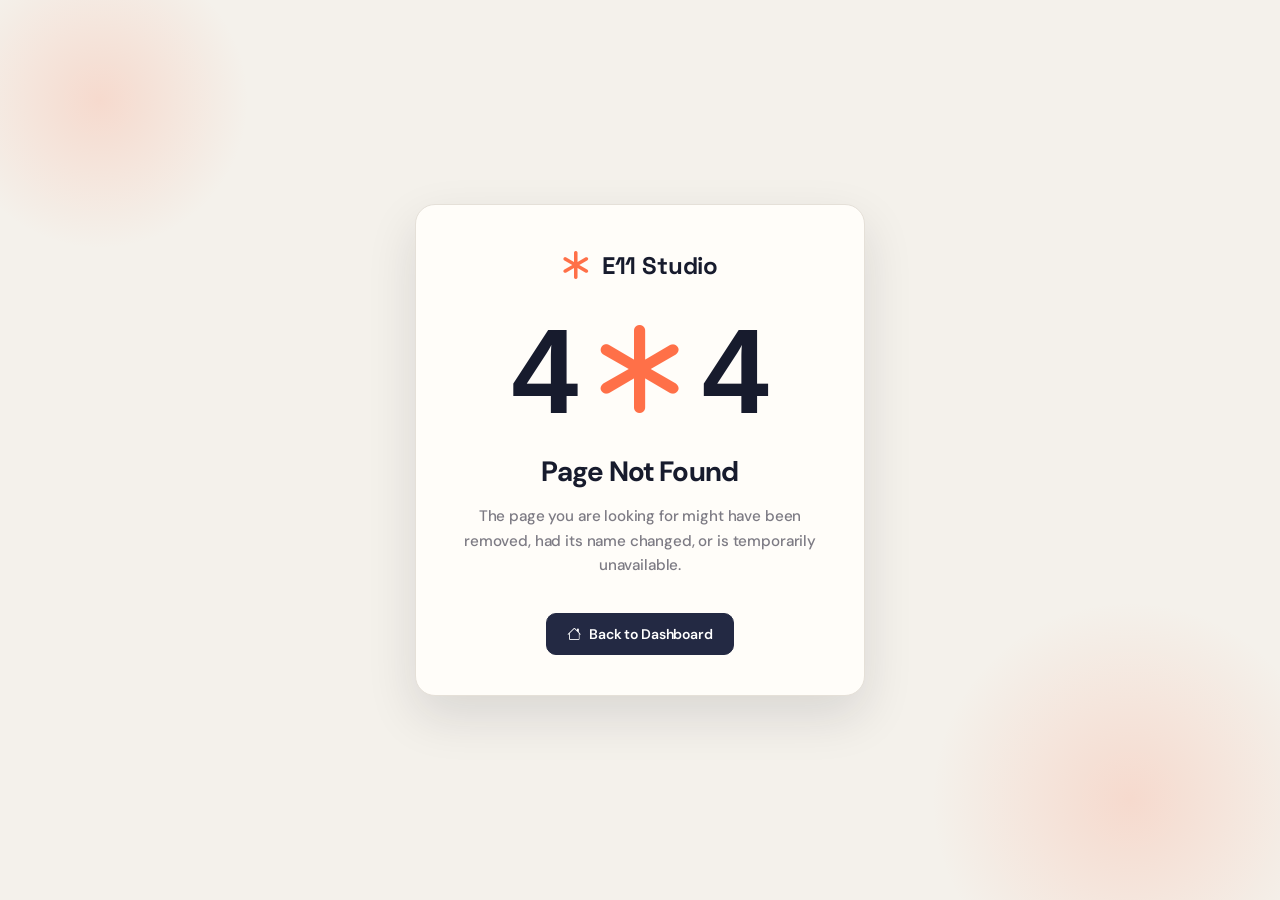
<file: page-404.html>
<!DOCTYPE html>
<html lang="en">
<head>
    <meta charset="UTF-8">
    <meta name="viewport" content="width=device-width, initial-scale=1.0">
    <title>404 Page Not Found - E11 Studio</title>
    
    <!-- SEO Optimization -->
    <meta name="description" content="E11 Studio page not found">
    <meta name="author" content="E11 Studio">
    
    <!-- Favicon -->
    <link rel="icon" type="image/png" href="assets/images/favicon.ico">
    
    <!-- Local Third-Party Libraries (100% Offline Compatible) -->
    <link rel="stylesheet" href="assets/libs/bootstrap/css/bootstrap.min.css">
    <link rel="stylesheet" href="assets/libs/bootstrap-icons/bootstrap-icons.css">
    
    <!-- Main Design System & Custom Stylesheet -->
    <link rel="stylesheet" href="assets/css/main.css">
</head>
<body>

    <!-- ==========================================
         START: 404 Error Page Container & Card
         ========================================== -->
    <div class="login-wrapper">
        <!-- Glowing background shapes matching theme aesthetic -->
        <div class="login-bg-shape login-bg-shape-1"></div>
        <div class="login-bg-shape login-bg-shape-2"></div>
        
        <!-- Main centered error card layout -->
        <div class="login-card text-center">
            
            <!-- Brand Identity -->
            <a href="index.html" class="login-brand text-decoration-none">
                <i class="bi bi-asterisk"></i>
                <span>E11 Studio</span>
            </a>
            
            <!-- Giant 404 header with spinning asterisk Zero -->
            <div class="error-title-huge">
                <span>4</span>
                <i class="bi bi-asterisk"></i>
                <span>4</span>
            </div>
            
            <h2 class="error-subtitle">Page Not Found</h2>
            <p class="error-desc">
                The page you are looking for might have been removed, had its name changed, or is temporarily unavailable.
            </p>
            
            <div class="error-actions-group">
                <a href="index.html" class="btn-custom btn-custom-primary">
                    <i class="bi bi-house"></i> Back to Dashboard
                </a>
            </div>
            
        </div>
    </div>
    <!-- END: 404 Error Page Container -->

    <!-- Local Third-Party Libraries Script dependencies -->
    <script src="assets/libs/bootstrap/js/bootstrap.bundle.min.js"></script>
</body>
</html>
</file>
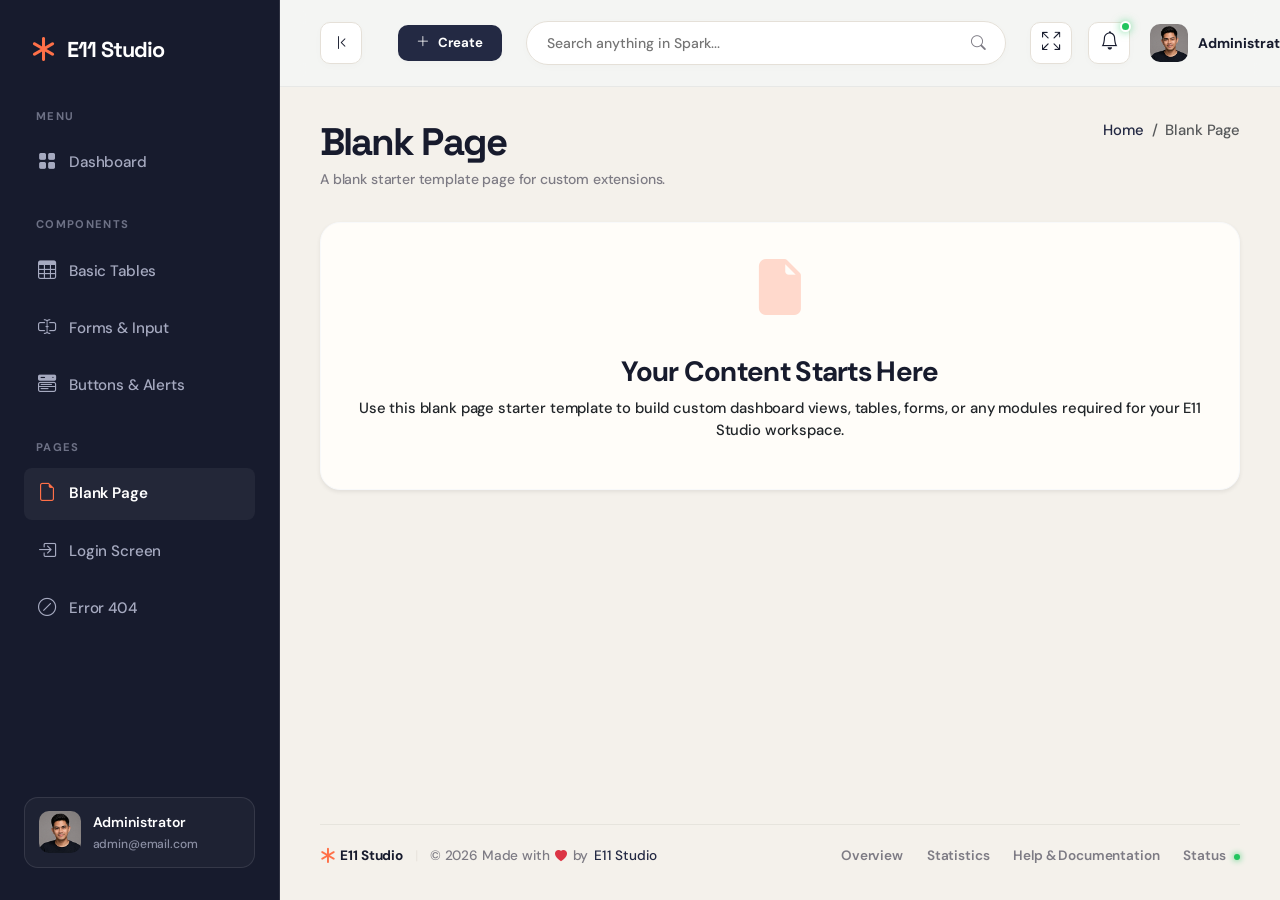
<file: page-blank.html>
<!DOCTYPE html>
<html lang="en">

<head>
  <meta charset="UTF-8">
  <meta name="viewport" content="width=device-width, initial-scale=1.0">
  <title>Blank Canvas - E11 Studio</title>

  <!-- SEO Optimization -->
  <meta name="description" content="E11 Studio blank canvas">
  <meta name="author" content="E11 Studio">

  <!-- Favicon -->
  <link rel="icon" type="image/png" href="assets/images/favicon.ico">

  <!-- Local Third-Party Libraries (100% Offline Compatible) -->
  <link rel="stylesheet" href="assets/libs/bootstrap/css/bootstrap.min.css">
  <link rel="stylesheet" href="assets/libs/bootstrap-icons/bootstrap-icons.css">
  <link rel="stylesheet" href="assets/libs/apexcharts/apexcharts.css">
  <link rel="stylesheet" href="assets/libs/flatpickr/flatpickr.min.css">

  <!-- Main Design System & Custom Stylesheet -->
  <link rel="stylesheet" href="assets/css/main.css">
</head>

<body>

  <!-- ==========================================
         START: Sidebar Component
         Highly polished, dark-green navigation
         ========================================== -->
  <div class="sidebar-wrapper" id="sidebar">
    <!-- Brand Logo / Identity -->
    <a href="index.html" class="sidebar-brand">
      <i class="bi bi-asterisk"></i>
                <span>E11 Studio</span>
    </a>

    <!-- Navigation Menu -->
    <div class="flex-grow-1 overflow-y-auto">
      <!-- Group: Menu -->
      <div class="sidebar-menu-section">
        <div class="sidebar-menu-title">Menu</div>
        <ul class="sidebar-menu-list">
          <li class="sidebar-menu-item">
            <a href="index.html" class="sidebar-menu-link" id="menu-overview" title="Overview">
              <i class="bi bi-grid-fill"></i>
              <span>Dashboard</span>
            </a>
          </li>
        </ul>
      </div>

      <!-- Group: Components -->
      <div class="sidebar-menu-section">
        <div class="sidebar-menu-title">Components</div>
        <ul class="sidebar-menu-list">
          <li class="sidebar-menu-item">
            <a href="tables-basic.html" class="sidebar-menu-link" id="menu-basictables" title="Basic Tables">
              <i class="bi bi-table"></i>
              <span>Basic Tables</span>
            </a>
          </li>
          <li class="sidebar-menu-item">
            <a href="ui-forms.html" class="sidebar-menu-link" id="menu-uiforms" title="Forms and Input">
              <i class="bi bi-input-cursor-text"></i>
              <span>Forms & Input</span>
            </a>
          </li>
          <li class="sidebar-menu-item">
            <a href="ui-buttons.html" class="sidebar-menu-link" id="menu-uibuttons" title="Buttons">
              <i class="bi bi-menu-button-wide-fill"></i>
              <span>Buttons & Alerts</span>
            </a>
          </li>
        </ul>
      </div>

      <!-- Group: Pages -->
      <div class="sidebar-menu-section">
        <div class="sidebar-menu-title">Pages</div>
        <ul class="sidebar-menu-list">
          <li class="sidebar-menu-item">
            <a href="page-blank.html" class="sidebar-menu-link active" id="menu-blankpage" title="Blank Page">
              <i class="bi bi-file-earmark"></i>
              <span>Blank Page</span>
            </a>
          </li>
          <li class="sidebar-menu-item">
            <a href="page-login.html" class="sidebar-menu-link" id="menu-loginpage" title="Login Page">
              <i class="bi bi-box-arrow-in-right"></i>
              <span>Login Screen</span>
            </a>
          </li>
          <li class="sidebar-menu-item">
            <a href="page-404.html" class="sidebar-menu-link" id="menu-404" title="404 Page">
              <i class="bi bi-slash-circle"></i>
              <span>Error 404</span>
            </a>
          </li>

        </ul>
      </div>
    </div>

    <!-- Sidebar Profile Card (Dynamic Footer) -->
    <div class="sidebar-profile">
      <img src="assets/images/avatar.png" alt="Administrator" class="sidebar-profile-img"
        onerror="this.src='https://images.unsplash.com/photo-1534528741775-53994a69daeb?q=80&w=256&auto=format&fit=crop'">
      <div class="sidebar-profile-info">
        <div class="sidebar-profile-name">Administrator</div>
        <div class="sidebar-profile-email">admin@email.com</div>
      </div>
    </div>
  </div>
  <!-- ==========================================
         END: Sidebar Component
         ========================================== -->


  <!-- ==========================================
         START: Main Content Area
         ========================================== -->
  <div class="main-wrapper">

    <!-- START: Top Navbar Component -->
    <header class="navbar-custom">
      <div class="navbar-left">
        <!-- Desktop sidebar toggle (visible on large screens only) -->
        <button class="btn-desktop-toggle d-none d-xl-flex align-items-center justify-content-center me-3"
          id="desktop-sidebar-toggle" aria-label="Minimize Sidebar">
          <i class="bi bi-chevron-bar-left"></i>
        </button>
        <!-- Mobile sidebar toggle -->
        <button class="sidebar-toggle-btn me-2" id="sidebar-toggle" aria-label="Toggle Navigation">
          <i class="bi bi-list"></i>
        </button>

        <!-- Quick Actions Dropdown -->
        <div class="dropdown ms-2">
          <button class="btn-quick-action dropdown-toggle" type="button" data-bs-toggle="dropdown" aria-expanded="false"
            id="quick-actions-dropdown">
            <i class="bi bi-plus-lg"></i>
            <span>Create</span>
          </button>
          <ul class="dropdown-menu dropdown-menu-quick-action" aria-labelledby="quick-actions-dropdown">
            <li class="dropdown-header">Quick Action Shortcuts</li>
            <li><a class="dropdown-item" href="#"><i class="bi bi-file-earmark-plus"></i> New Invoice</a></li>
            <li><a class="dropdown-item" href="#"><i class="bi bi-person-plus"></i> New User</a></li>
            <li><a class="dropdown-item" href="#"><i class="bi bi-box-seam"></i> New Product</a></li>
            <li>
              <hr class="dropdown-divider">
            </li>
            <li><a class="dropdown-item" href="#"><i class="bi bi-gear"></i> System Settings</a></li>
          </ul>
        </div>
      </div>

      <!-- Mid navbar: search pill -->
      <div class="navbar-search-wrapper">
        <input type="text" class="navbar-search-input" placeholder="Search anything in Spark..." id="main-search">
        <button class="navbar-search-btn" aria-label="Search">
          <i class="bi bi-search"></i>
        </button>
      </div>

      <!-- Right actions -->
      <div class="navbar-actions">
        <!-- Fullscreen Toggle -->
        <button class="navbar-action-btn me-1" aria-label="Toggle Fullscreen" id="btn-fullscreen">
          <i class="bi bi-arrows-fullscreen"></i>
        </button>
        <div class="dropdown">
          <button class="navbar-action-btn dropdown-toggle" type="button" data-bs-toggle="dropdown"
            aria-expanded="false" id="btn-notifications" data-bs-auto-close="outside">
            <i class="bi bi-bell"></i>
            <span class="navbar-action-badge"></span>
          </button>
          <div class="dropdown-menu dropdown-menu-end dropdown-menu-notification p-0"
            aria-labelledby="btn-notifications">
            <div class="notification-header">
              <h6 class="notification-title">Notifications</h6>
              <button class="btn-clear-all" type="button">Mark all read</button>
            </div>
            <div class="notification-list">
              <!-- Sale Notification -->
              <a href="#" class="notification-item">
                <div class="notification-icon bg-success text-white">
                  <i class="bi bi-wallet2"></i>
                </div>
                <div class="notification-content">
                  <p class="notification-text">New sale received: <strong>$150.00</strong></p>
                  <span class="notification-time">2 mins ago</span>
                </div>
                <span class="notification-unread-dot"></span>
              </a>
              <!-- User Registration Notification -->
              <a href="#" class="notification-item">
                <div class="notification-icon bg-primary text-white">
                  <i class="bi bi-person-plus-fill"></i>
                </div>
                <div class="notification-content">
                  <p class="notification-text">New user registered: <strong>John Doe</strong></p>
                  <span class="notification-time">1 hour ago</span>
                </div>
                <span class="notification-unread-dot"></span>
              </a>
              <!-- Low Stock Notification -->
              <a href="#" class="notification-item">
                <div class="notification-icon bg-warning text-dark">
                  <i class="bi bi-box-seam-fill"></i>
                </div>
                <div class="notification-content">
                  <p class="notification-text">Stock running low: <strong>Hoodie</strong></p>
                  <span class="notification-time">3 hours ago</span>
                </div>
              </a>
            </div>
            <a href="#" class="notification-footer">View All Notifications</a>
          </div>
        </div>

        <!-- Profile Dropdown -->
        <div class="dropdown ms-2">
          <button class="navbar-profile-btn dropdown-toggle" type="button" data-bs-toggle="dropdown"
            aria-expanded="false" id="profile-dropdown">
            <img src="assets/images/avatar.png" alt="Profile Image" class="navbar-profile-img">
            <span class="navbar-profile-name d-none d-md-inline">Administrator</span>
            <i class="bi bi-chevron-down navbar-profile-caret"></i>
          </button>
          <ul class="dropdown-menu dropdown-menu-end dropdown-menu-profile" aria-labelledby="profile-dropdown">
            <li class="dropdown-header">Welcome !</li>
            <li><a class="dropdown-item" href="#"><i class="bi bi-person"></i> My Account</a></li>
            <li><a class="dropdown-item" href="#"><i class="bi bi-gear"></i> Settings</a></li>
            <li><a class="dropdown-item" href="#"><i class="bi bi-lock"></i> Lock Screen</a></li>
            <li>
              <hr class="dropdown-divider">
            </li>
            <li><a class="dropdown-item text-danger" href="page-login.html"><i class="bi bi-box-arrow-right"></i>
                Logout</a></li>
          </ul>
        </div>
      </div>
    </header>
    <!-- END: Top Navbar Component -->

    <!-- START: Page Header Banner -->
    <div class="page-header">
      <div>
        <h1 class="page-title">Blank Page</h1>
        <p class="page-subtitle">A blank starter template page for custom extensions.</p>
      </div>
      <nav aria-label="breadcrumb">
        <ol class="breadcrumb mb-0">
          <li class="breadcrumb-item"><a href="index.html" class="text-decoration-none text-muted-green">Home</a></li>
          <li class="breadcrumb-item active text-main" aria-current="page">Blank Page</li>
        </ol>
      </nav>
    </div>
    <!-- END: Page Header Banner -->

    <!-- START: Blank Page Content Area -->
    <div class="card p-4 border-light shadow-sm text-center">
      <div>
        <div class="mb-4 text-lime empty-state-icon">
          <i class="bi bi-file-earmark-fill"></i>
        </div>
        <h3 class="mb-2">Your Content Starts Here</h3>
        <p class="text-muted-green mb-4">Use this blank page starter template to build custom dashboard views, tables,
          forms, or any modules required for your E11 Studio workspace.</p>
      </div>
    </div>
    <!-- END: Blank Page Content Area -->


    <!-- START: Footer Component -->
    <footer class="footer-custom">
      <div class="footer-left">
        <span class="footer-logo">
          <i class="bi bi-asterisk"></i> E11 Studio
        </span>
        <span class="footer-separator">|</span>
        <span class="footer-copy">&copy; 2026 Made with <i class="bi bi-heart-fill text-danger footer-heart"></i> by<a
            href="#" target="_blank">E11 Studio</a></span>
      </div>
      <div class="footer-right">
        <ul class="footer-links">
          <li><a href="#" class="footer-link">Overview</a></li>
          <li><a href="#" class="footer-link">Statistics</a></li>
          <li><a href="#" class="footer-link">Help & Documentation</a></li>
          <li><a href="#" class="footer-link">Status <span class="status-dot"></span></a></li>
        </ul>
      </div>
    </footer>
    <!-- END: Footer Component -->

  </div>
  <!-- ==========================================
         END: Main Content Area
         ========================================== -->

  <!-- Local Third-Party Libraries Script dependencies -->
  <script src="assets/libs/bootstrap/js/bootstrap.bundle.min.js"></script>
  <script src="assets/libs/apexcharts/apexcharts.min.js"></script>
  <script src="assets/libs/flatpickr/flatpickr.min.js"></script>

  <!-- Local dashboard interactions controller -->
  <script src="assets/js/dashboard.js"></script>
</body>

</html>
</file>
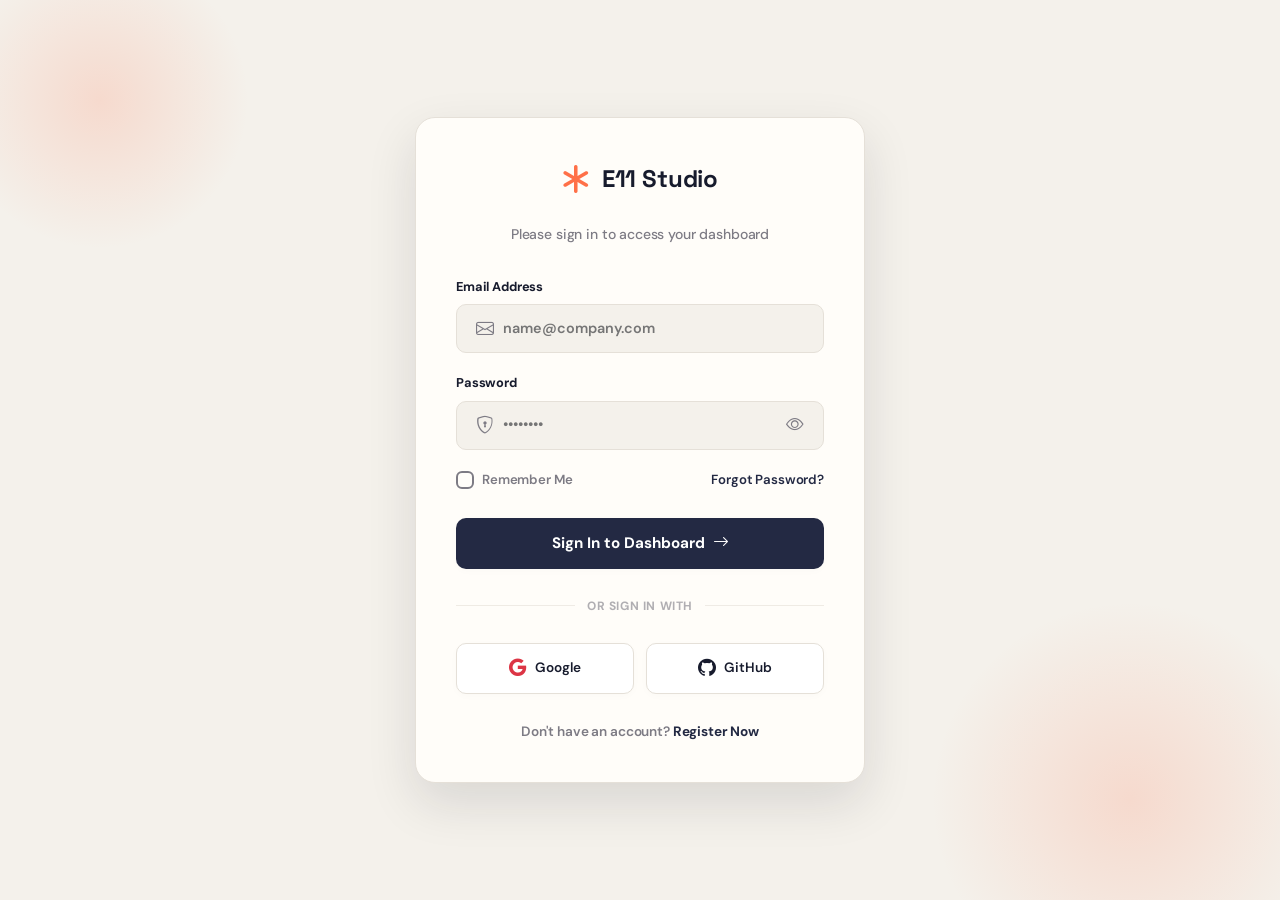
<file: page-login.html>
<!DOCTYPE html>
<html lang="en">
<head>
    <meta charset="UTF-8">
    <meta name="viewport" content="width=device-width, initial-scale=1.0">
    <title>Sign In - E11 Studio</title>
    
    <!-- SEO Optimization -->
    <meta name="description" content="Sign in to E11 Studio">
    <meta name="author" content="E11 Studio">
    
    <!-- Favicon -->
    <link rel="icon" type="image/png" href="assets/images/favicon.ico">
    
    <!-- Local Third-Party Libraries (100% Offline Compatible) -->
    <link rel="stylesheet" href="assets/libs/bootstrap/css/bootstrap.min.css">
    <link rel="stylesheet" href="assets/libs/bootstrap-icons/bootstrap-icons.css">
    
    <!-- Main Design System & Custom Stylesheet -->
    <link rel="stylesheet" href="assets/css/main.css">
</head>
<body>

    <!-- ==========================================
         START: Authentication Container & Login Card
         ========================================== -->
    <div class="login-wrapper">
        <!-- Glowing background shapes for modern visual appearance -->
        <div class="login-bg-shape login-bg-shape-1"></div>
        <div class="login-bg-shape login-bg-shape-2"></div>
        
        <!-- Main centered login card -->
        <div class="login-card">
            
            <!-- Brand Identity -->
            <a href="index.html" class="login-brand text-decoration-none">
                <i class="bi bi-asterisk"></i>
                <span>E11 Studio</span>
            </a>
            
            <p class="login-subtitle">Please sign in to access your dashboard</p>
            
            <!-- Login Form -->
            <form action="index.html" method="GET" id="loginForm" class="needs-validation" novalidate>
                
                <!-- Email Input Group -->
                <div class="login-form-group">
                    <label for="email" class="login-form-label">Email Address</label>
                    <div class="login-input-group">
                        <i class="bi bi-envelope input-icon"></i>
                        <input type="email" id="email" class="login-input" placeholder="name@company.com" required>
                    </div>
                </div>
                
                <!-- Password Input Group -->
                <div class="login-form-group">
                    <label for="password" class="login-form-label">Password</label>
                    <div class="login-input-group">
                        <i class="bi bi-shield-lock input-icon"></i>
                        <input type="password" id="password" class="login-input login-input-password" placeholder="••••••••" required>
                        <button type="button" class="password-toggle-btn" id="toggle-password" aria-label="Show password">
                            <i class="bi bi-eye"></i>
                        </button>
                    </div>
                </div>
                
                <!-- Options (Remember me & Forgot Password) -->
                <div class="login-options">
                    <label class="custom-control-label">
                        <input type="checkbox" class="custom-checkbox-input" id="rememberMe">
                        <span>Remember Me</span>
                    </label>
                    <a href="#" class="forgot-password-link">Forgot Password?</a>
                </div>
                
                <!-- Submit Button -->
                <button type="submit" class="btn-login" id="btn-submit">
                    <span>Sign In to Dashboard</span>
                    <i class="bi bi-arrow-right"></i>
                </button>
                
            </form>
            
            <!-- Divider -->
            <div class="login-divider">Or sign in with</div>
            
            <!-- Social Logins -->
            <div class="social-login-grid">
                <button class="btn-social" type="button" id="btn-google">
                    <i class="bi bi-google text-danger"></i>
                    <span>Google</span>
                </button>
                <button class="btn-social" type="button" id="btn-github">
                    <i class="bi bi-github"></i>
                    <span>GitHub</span>
                </button>
            </div>
            
            <!-- Footer Link -->
            <p class="login-footer-text">
                Don't have an account? <a href="#" id="link-register">Register Now</a>
            </p>
            
        </div>
    </div>
    <!-- END: Authentication Container -->

    <!-- Local Bootstrap bundle -->
    <script src="assets/libs/bootstrap/js/bootstrap.bundle.min.js"></script>
    
    <!-- Custom Authentication interactions script -->
    <script src="assets/js/auth.js"></script>
</body>
</html>
</file>
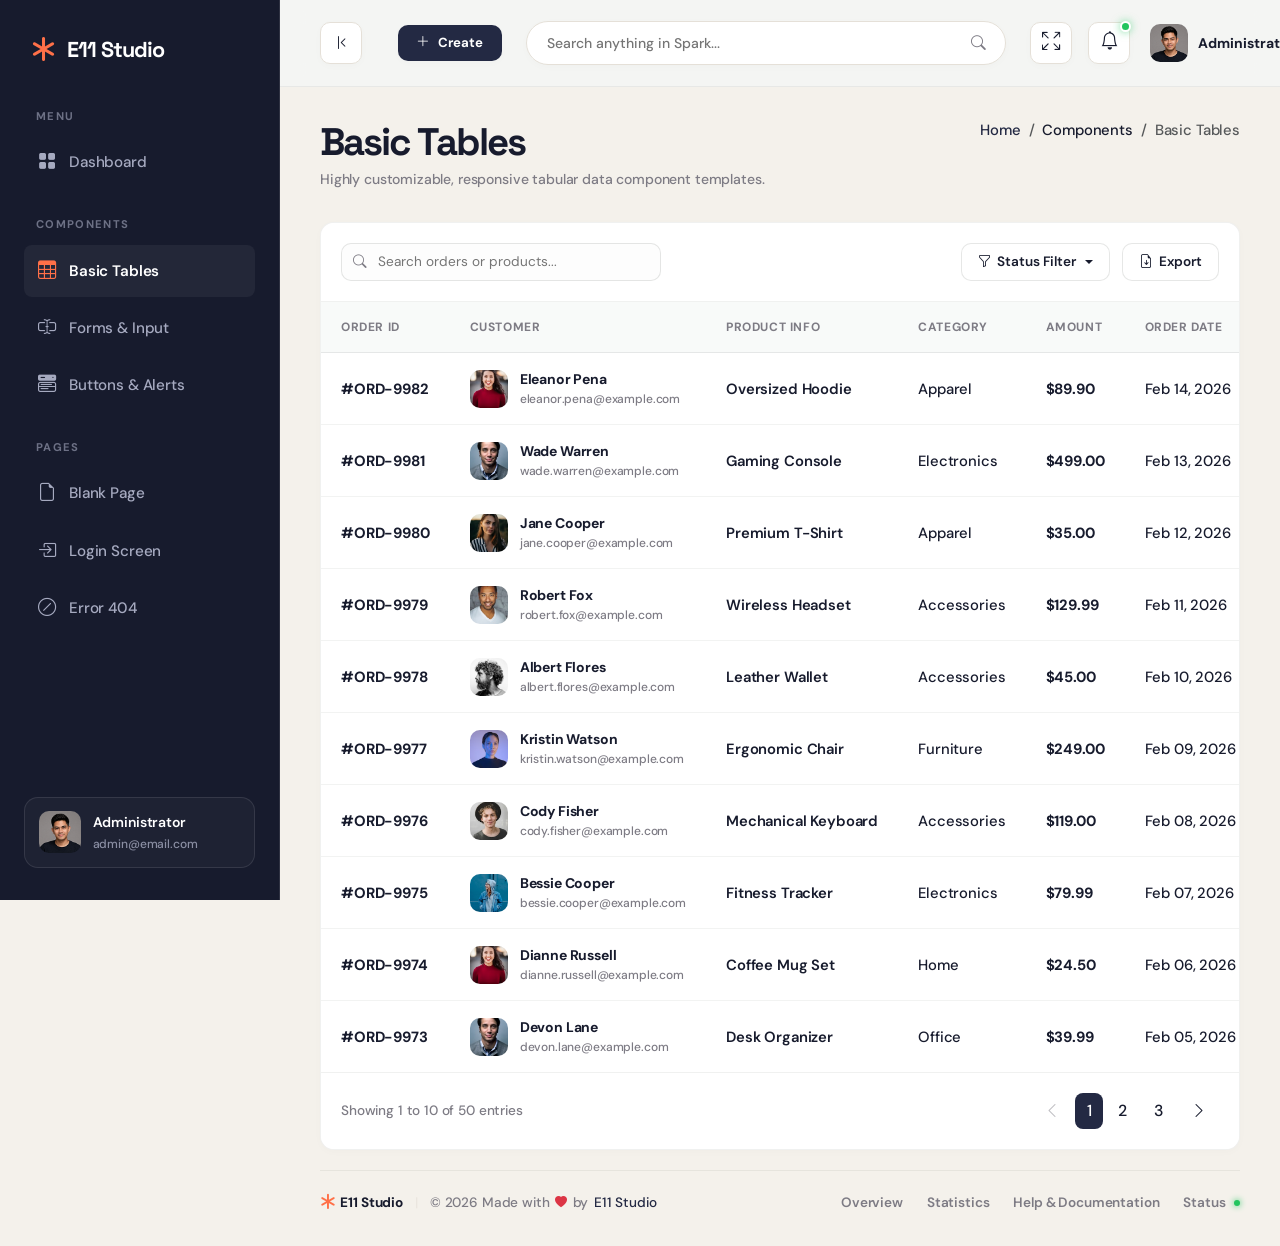
<file: tables-basic.html>
<!DOCTYPE html>
<html lang="en">

<head>
  <meta charset="UTF-8">
  <meta name="viewport" content="width=device-width, initial-scale=1.0">
  <title>Projects - E11 Studio</title>

  <!-- SEO Optimization -->
  <meta name="description" content="E11 Studio projects overview">
  <meta name="author" content="E11 Studio">

  <!-- Favicon -->
  <link rel="icon" type="image/png" href="assets/images/favicon.ico">

  <!-- Local Third-Party Libraries (100% Offline Compatible) -->
  <link rel="stylesheet" href="assets/libs/bootstrap/css/bootstrap.min.css">
  <link rel="stylesheet" href="assets/libs/bootstrap-icons/bootstrap-icons.css">
  <link rel="stylesheet" href="assets/libs/apexcharts/apexcharts.css">
  <link rel="stylesheet" href="assets/libs/flatpickr/flatpickr.min.css">

  <!-- Main Design System & Custom Stylesheet -->
  <link rel="stylesheet" href="assets/css/main.css">
</head>

<body>

  <!-- ==========================================
         START: Sidebar Component
         Highly polished, dark-green navigation
         ========================================== -->
  <div class="sidebar-wrapper" id="sidebar">
    <!-- Brand Logo / Identity -->
    <a href="index.html" class="sidebar-brand">
      <i class="bi bi-asterisk"></i>
                <span>E11 Studio</span>
    </a>

    <!-- Navigation Menu -->
    <div class="flex-grow-1 overflow-y-auto">
      <!-- Group: Menu -->
      <div class="sidebar-menu-section">
        <div class="sidebar-menu-title">Menu</div>
        <ul class="sidebar-menu-list">
          <li class="sidebar-menu-item">
            <a href="index.html" class="sidebar-menu-link" id="menu-overview" title="Overview">
              <i class="bi bi-grid-fill"></i>
              <span>Dashboard</span>
            </a>
          </li>
        </ul>
      </div>

      <!-- Group: Components -->
      <div class="sidebar-menu-section">
        <div class="sidebar-menu-title">Components</div>
        <ul class="sidebar-menu-list">
          <li class="sidebar-menu-item">
            <a href="tables-basic.html" class="sidebar-menu-link active" id="menu-basictables" title="Basic Tables">
              <i class="bi bi-table"></i>
              <span>Basic Tables</span>
            </a>
          </li>
          <li class="sidebar-menu-item">
            <a href="ui-forms.html" class="sidebar-menu-link" id="menu-uiforms" title="Forms and Input">
              <i class="bi bi-input-cursor-text"></i>
              <span>Forms & Input</span>
            </a>
          </li>
          <li class="sidebar-menu-item">
            <a href="ui-buttons.html" class="sidebar-menu-link" id="menu-uibuttons" title="Buttons">
              <i class="bi bi-menu-button-wide-fill"></i>
              <span>Buttons & Alerts</span>
            </a>
          </li>
        </ul>
      </div>

      <!-- Group: Pages -->
      <div class="sidebar-menu-section">
        <div class="sidebar-menu-title">Pages</div>
        <ul class="sidebar-menu-list">
          <li class="sidebar-menu-item">
            <a href="page-blank.html" class="sidebar-menu-link" id="menu-blankpage" title="Blank Page">
              <i class="bi bi-file-earmark"></i>
              <span>Blank Page</span>
            </a>
          </li>
          <li class="sidebar-menu-item">
            <a href="page-login.html" class="sidebar-menu-link" id="menu-loginpage" title="Login Page">
              <i class="bi bi-box-arrow-in-right"></i>
              <span>Login Screen</span>
            </a>
          </li>
          <li class="sidebar-menu-item">
            <a href="page-404.html" class="sidebar-menu-link" id="menu-404" title="404 Page">
              <i class="bi bi-slash-circle"></i>
              <span>Error 404</span>
            </a>
          </li>
        </ul>
      </div>
    </div>

    <!-- Sidebar Profile Card (Dynamic Footer) -->
    <div class="sidebar-profile">
      <img src="assets/images/avatar.png" alt="Administrator" class="sidebar-profile-img"
        onerror="this.src='https://images.unsplash.com/photo-1534528741775-53994a69daeb?q=80&w=256&auto=format&fit=crop'">
      <div class="sidebar-profile-info">
        <div class="sidebar-profile-name">Administrator</div>
        <div class="sidebar-profile-email">admin@email.com</div>
      </div>
    </div>
  </div>
  <!-- ==========================================
         END: Sidebar Component
         ========================================== -->


  <!-- ==========================================
         START: Main Content Area
         ========================================== -->
  <div class="main-wrapper">

    <!-- START: Top Navbar Component -->
    <header class="navbar-custom">
      <div class="navbar-left">
        <!-- Desktop sidebar toggle (visible on large screens only) -->
        <button class="btn-desktop-toggle d-none d-xl-flex align-items-center justify-content-center me-3"
          id="desktop-sidebar-toggle" aria-label="Minimize Sidebar">
          <i class="bi bi-chevron-bar-left"></i>
        </button>
        <!-- Mobile sidebar toggle -->
        <button class="sidebar-toggle-btn me-2" id="sidebar-toggle" aria-label="Toggle Navigation">
          <i class="bi bi-list"></i>
        </button>

        <!-- Quick Actions Dropdown -->
        <div class="dropdown ms-2">
          <button class="btn-quick-action dropdown-toggle" type="button" data-bs-toggle="dropdown" aria-expanded="false"
            id="quick-actions-dropdown">
            <i class="bi bi-plus-lg"></i>
            <span>Create</span>
          </button>
          <ul class="dropdown-menu dropdown-menu-quick-action" aria-labelledby="quick-actions-dropdown">
            <li class="dropdown-header">Quick Action Shortcuts</li>
            <li><a class="dropdown-item" href="#"><i class="bi bi-file-earmark-plus"></i> New Invoice</a></li>
            <li><a class="dropdown-item" href="#"><i class="bi bi-person-plus"></i> New User</a></li>
            <li><a class="dropdown-item" href="#"><i class="bi bi-box-seam"></i> New Product</a></li>
            <li>
              <hr class="dropdown-divider">
            </li>
            <li><a class="dropdown-item" href="#"><i class="bi bi-gear"></i> System Settings</a></li>
          </ul>
        </div>
      </div>

      <!-- Mid navbar: search pill -->
      <div class="navbar-search-wrapper">
        <input type="text" class="navbar-search-input" placeholder="Search anything in Spark..." id="main-search">
        <button class="navbar-search-btn" aria-label="Search">
          <i class="bi bi-search"></i>
        </button>
      </div>

      <!-- Right actions -->
      <div class="navbar-actions">
        <!-- Fullscreen Toggle -->
        <button class="navbar-action-btn me-1" aria-label="Toggle Fullscreen" id="btn-fullscreen">
          <i class="bi bi-arrows-fullscreen"></i>
        </button>
        <div class="dropdown">
          <button class="navbar-action-btn dropdown-toggle" type="button" data-bs-toggle="dropdown"
            aria-expanded="false" id="btn-notifications" data-bs-auto-close="outside">
            <i class="bi bi-bell"></i>
            <span class="navbar-action-badge"></span>
          </button>
          <div class="dropdown-menu dropdown-menu-end dropdown-menu-notification p-0"
            aria-labelledby="btn-notifications">
            <div class="notification-header">
              <h6 class="notification-title">Notifications</h6>
              <button class="btn-clear-all" type="button">Mark all read</button>
            </div>
            <div class="notification-list">
              <!-- Sale Notification -->
              <a href="#" class="notification-item">
                <div class="notification-icon bg-success text-white">
                  <i class="bi bi-wallet2"></i>
                </div>
                <div class="notification-content">
                  <p class="notification-text">New sale received: <strong>$150.00</strong></p>
                  <span class="notification-time">2 mins ago</span>
                </div>
                <span class="notification-unread-dot"></span>
              </a>
              <!-- User Registration Notification -->
              <a href="#" class="notification-item">
                <div class="notification-icon bg-primary text-white">
                  <i class="bi bi-person-plus-fill"></i>
                </div>
                <div class="notification-content">
                  <p class="notification-text">New user registered: <strong>John Doe</strong></p>
                  <span class="notification-time">1 hour ago</span>
                </div>
                <span class="notification-unread-dot"></span>
              </a>
              <!-- Low Stock Notification -->
              <a href="#" class="notification-item">
                <div class="notification-icon bg-warning text-dark">
                  <i class="bi bi-box-seam-fill"></i>
                </div>
                <div class="notification-content">
                  <p class="notification-text">Stock running low: <strong>Hoodie</strong></p>
                  <span class="notification-time">3 hours ago</span>
                </div>
              </a>
            </div>
            <a href="#" class="notification-footer">View All Notifications</a>
          </div>
        </div>

        <!-- Profile Dropdown -->
        <div class="dropdown ms-2">
          <button class="navbar-profile-btn dropdown-toggle" type="button" data-bs-toggle="dropdown"
            aria-expanded="false" id="profile-dropdown">
            <img src="assets/images/avatar.png" alt="Profile Image" class="navbar-profile-img">
            <span class="navbar-profile-name d-none d-md-inline">Administrator</span>
            <i class="bi bi-chevron-down navbar-profile-caret"></i>
          </button>
          <ul class="dropdown-menu dropdown-menu-end dropdown-menu-profile" aria-labelledby="profile-dropdown">
            <li class="dropdown-header">Welcome !</li>
            <li><a class="dropdown-item" href="#"><i class="bi bi-person"></i> My Account</a></li>
            <li><a class="dropdown-item" href="#"><i class="bi bi-gear"></i> Settings</a></li>
            <li><a class="dropdown-item" href="#"><i class="bi bi-lock"></i> Lock Screen</a></li>
            <li>
              <hr class="dropdown-divider">
            </li>
            <li><a class="dropdown-item text-danger" href="page-login.html"><i class="bi bi-box-arrow-right"></i>
                Logout</a></li>
          </ul>
        </div>
      </div>
    </header>
    <!-- END: Top Navbar Component -->

    <!-- START: Page Header Banner -->
    <div class="page-header">
      <div>
        <h1 class="page-title">Basic Tables</h1>
        <p class="page-subtitle">Highly customizable, responsive tabular data component templates.</p>
      </div>
      <nav aria-label="breadcrumb">
        <ol class="breadcrumb mb-0">
          <li class="breadcrumb-item"><a href="index.html" class="text-decoration-none text-muted-green">Home</a></li>
          <li class="breadcrumb-item text-muted-green">Components</li>
          <li class="breadcrumb-item active text-main" aria-current="page">Basic Tables</li>
        </ol>
      </nav>
    </div>
    <!-- END: Page Header Banner -->

    <!-- START: Basic Table Card Container -->
    <div class="table-card-custom">
      <!-- Header Controls -->
      <div class="table-header-control">
        <!-- Search bar -->
        <div class="table-search-box">
          <i class="bi bi-search table-search-icon"></i>
          <input type="text" class="table-search-input" placeholder="Search orders or products...">
        </div>
        <!-- Action buttons / Filter options -->
        <div class="table-filter-group">
          <div class="dropdown">
            <button class="btn-table-action dropdown-toggle" type="button" id="dropdownFilterStatus"
              data-bs-toggle="dropdown" aria-expanded="false">
              <i class="bi bi-funnel"></i> Status Filter
            </button>
            <ul class="dropdown-menu" aria-labelledby="dropdownFilterStatus">
              <li><a class="dropdown-item" href="#">All Statuses</a></li>
              <li><a class="dropdown-item" href="#">Paid / Success</a></li>
              <li><a class="dropdown-item" href="#">Processing</a></li>
              <li><a class="dropdown-item" href="#">Cancelled / Failed</a></li>
            </ul>
          </div>
          <button class="btn-table-action" type="button">
            <i class="bi bi-file-earmark-arrow-down"></i> Export
          </button>
        </div>
      </div>

      <!-- Responsive Table Wrapper -->
      <div class="table-responsive">
        <table class="table-custom">
          <thead>
            <tr>
              <th>Order ID</th>
              <th>Customer</th>
              <th>Product Info</th>
              <th>Category</th>
              <th>Amount</th>
              <th>Order Date</th>
              <th>Status</th>
              <th class="text-center">Actions</th>
            </tr>
          </thead>
          <tbody>
            <!-- Row 1 -->
            <tr>
              <td class="table-order-id">#ORD-9982</td>
              <td>
                <div class="table-user-cell">
                  <img src="assets/images/user_1.jpg" alt="Eleanor Pena" class="table-user-avatar"
                    onerror="this.src='assets/images/avatar.png'">
                  <div>
                    <div class="table-user-name">Eleanor Pena</div>
                    <div class="table-user-sub">eleanor.pena@example.com</div>
                  </div>
                </div>
              </td>
              <td class="table-product-name">Oversized Hoodie</td>
              <td>Apparel</td>
              <td class="table-amount">$89.90</td>
              <td>Feb 14, 2026</td>
              <td><span class="badge-table success">Paid</span></td>
              <td>
                <div class="d-flex justify-content-center gap-1">
                  <a href="#" class="table-btn-action" title="View details"><i class="bi bi-eye"></i></a>
                  <a href="#" class="table-btn-action" title="Edit row"><i class="bi bi-pencil"></i></a>
                  <a href="#" class="table-btn-action delete" title="Delete row"><i class="bi bi-trash"></i></a>
                </div>
              </td>
            </tr>
            <!-- Row 2 -->
            <tr>
              <td class="table-order-id">#ORD-9981</td>
              <td>
                <div class="table-user-cell">
                  <img src="assets/images/user_2.jpg" alt="Wade Warren" class="table-user-avatar"
                    onerror="this.src='assets/images/avatar.png'">
                  <div>
                    <div class="table-user-name">Wade Warren</div>
                    <div class="table-user-sub">wade.warren@example.com</div>
                  </div>
                </div>
              </td>
              <td class="table-product-name">Gaming Console</td>
              <td>Electronics</td>
              <td class="table-amount">$499.00</td>
              <td>Feb 13, 2026</td>
              <td><span class="badge-table pending">Processing</span></td>
              <td>
                <div class="d-flex justify-content-center gap-1">
                  <a href="#" class="table-btn-action" title="View details"><i class="bi bi-eye"></i></a>
                  <a href="#" class="table-btn-action" title="Edit row"><i class="bi bi-pencil"></i></a>
                  <a href="#" class="table-btn-action delete" title="Delete row"><i class="bi bi-trash"></i></a>
                </div>
              </td>
            </tr>
            <!-- Row 3 -->
            <tr>
              <td class="table-order-id">#ORD-9980</td>
              <td>
                <div class="table-user-cell">
                  <img src="assets/images/user_3.jpg" alt="Jane Cooper" class="table-user-avatar"
                    onerror="this.src='assets/images/avatar.png'">
                  <div>
                    <div class="table-user-name">Jane Cooper</div>
                    <div class="table-user-sub">jane.cooper@example.com</div>
                  </div>
                </div>
              </td>
              <td class="table-product-name">Premium T-Shirt</td>
              <td>Apparel</td>
              <td class="table-amount">$35.00</td>
              <td>Feb 12, 2026</td>
              <td><span class="badge-table success">Paid</span></td>
              <td>
                <div class="d-flex justify-content-center gap-1">
                  <a href="#" class="table-btn-action" title="View details"><i class="bi bi-eye"></i></a>
                  <a href="#" class="table-btn-action" title="Edit row"><i class="bi bi-pencil"></i></a>
                  <a href="#" class="table-btn-action delete" title="Delete row"><i class="bi bi-trash"></i></a>
                </div>
              </td>
            </tr>
            <!-- Row 4 -->
            <tr>
              <td class="table-order-id">#ORD-9979</td>
              <td>
                <div class="table-user-cell">
                  <img src="assets/images/user_4.jpg" alt="Robert Fox" class="table-user-avatar"
                    onerror="this.src='assets/images/avatar.png'">
                  <div>
                    <div class="table-user-name">Robert Fox</div>
                    <div class="table-user-sub">robert.fox@example.com</div>
                  </div>
                </div>
              </td>
              <td class="table-product-name">Wireless Headset</td>
              <td>Accessories</td>
              <td class="table-amount">$129.99</td>
              <td>Feb 11, 2026</td>
              <td><span class="badge-table failed">Failed</span></td>
              <td>
                <div class="d-flex justify-content-center gap-1">
                  <a href="#" class="table-btn-action" title="View details"><i class="bi bi-eye"></i></a>
                  <a href="#" class="table-btn-action" title="Edit row"><i class="bi bi-pencil"></i></a>
                  <a href="#" class="table-btn-action delete" title="Delete row"><i class="bi bi-trash"></i></a>
                </div>
              </td>
            </tr>
            <!-- Row 5 -->
            <tr>
              <td class="table-order-id">#ORD-9978</td>
              <td>
                <div class="table-user-cell">
                  <img src="assets/images/user_5.jpg" alt="Albert Flores" class="table-user-avatar"
                    onerror="this.src='assets/images/avatar.png'">
                  <div>
                    <div class="table-user-name">Albert Flores</div>
                    <div class="table-user-sub">albert.flores@example.com</div>
                  </div>
                </div>
              </td>
              <td class="table-product-name">Leather Wallet</td>
              <td>Accessories</td>
              <td class="table-amount">$45.00</td>
              <td>Feb 10, 2026</td>
              <td><span class="badge-table success">Paid</span></td>
              <td>
                <div class="d-flex justify-content-center gap-1">
                  <a href="#" class="table-btn-action" title="View details"><i class="bi bi-eye"></i></a>
                  <a href="#" class="table-btn-action" title="Edit row"><i class="bi bi-pencil"></i></a>
                  <a href="#" class="table-btn-action delete" title="Delete row"><i class="bi bi-trash"></i></a>
                </div>
              </td>
            </tr>
            <!-- Row 6 -->
            <tr>
              <td class="table-order-id">#ORD-9977</td>
              <td>
                <div class="table-user-cell">
                  <img src="assets/images/user_6.jpg" alt="Kristin Watson" class="table-user-avatar"
                    onerror="this.src='assets/images/avatar.png'">
                  <div>
                    <div class="table-user-name">Kristin Watson</div>
                    <div class="table-user-sub">kristin.watson@example.com</div>
                  </div>
                </div>
              </td>
              <td class="table-product-name">Ergonomic Chair</td>
              <td>Furniture</td>
              <td class="table-amount">$249.00</td>
              <td>Feb 09, 2026</td>
              <td><span class="badge-table pending">Processing</span></td>
              <td>
                <div class="d-flex justify-content-center gap-1">
                  <a href="#" class="table-btn-action" title="View details"><i class="bi bi-eye"></i></a>
                  <a href="#" class="table-btn-action" title="Edit row"><i class="bi bi-pencil"></i></a>
                  <a href="#" class="table-btn-action delete" title="Delete row"><i class="bi bi-trash"></i></a>
                </div>
              </td>
            </tr>
            <!-- Row 7 -->
            <tr>
              <td class="table-order-id">#ORD-9976</td>
              <td>
                <div class="table-user-cell">
                  <img src="assets/images/user_7.jpg" alt="Cody Fisher" class="table-user-avatar"
                    onerror="this.src='assets/images/avatar.png'">
                  <div>
                    <div class="table-user-name">Cody Fisher</div>
                    <div class="table-user-sub">cody.fisher@example.com</div>
                  </div>
                </div>
              </td>
              <td class="table-product-name">Mechanical Keyboard</td>
              <td>Accessories</td>
              <td class="table-amount">$119.00</td>
              <td>Feb 08, 2026</td>
              <td><span class="badge-table success">Paid</span></td>
              <td>
                <div class="d-flex justify-content-center gap-1">
                  <a href="#" class="table-btn-action" title="View details"><i class="bi bi-eye"></i></a>
                  <a href="#" class="table-btn-action" title="Edit row"><i class="bi bi-pencil"></i></a>
                  <a href="#" class="table-btn-action delete" title="Delete row"><i class="bi bi-trash"></i></a>
                </div>
              </td>
            </tr>
            <!-- Row 8 -->
            <tr>
              <td class="table-order-id">#ORD-9975</td>
              <td>
                <div class="table-user-cell">
                  <img src="assets/images/user_8.jpg" alt="Bessie Cooper" class="table-user-avatar"
                    onerror="this.src='assets/images/avatar.png'">
                  <div>
                    <div class="table-user-name">Bessie Cooper</div>
                    <div class="table-user-sub">bessie.cooper@example.com</div>
                  </div>
                </div>
              </td>
              <td class="table-product-name">Fitness Tracker</td>
              <td>Electronics</td>
              <td class="table-amount">$79.99</td>
              <td>Feb 07, 2026</td>
              <td><span class="badge-table failed">Cancelled</span></td>
              <td>
                <div class="d-flex justify-content-center gap-1">
                  <a href="#" class="table-btn-action" title="View details"><i class="bi bi-eye"></i></a>
                  <a href="#" class="table-btn-action" title="Edit row"><i class="bi bi-pencil"></i></a>
                  <a href="#" class="table-btn-action delete" title="Delete row"><i class="bi bi-trash"></i></a>
                </div>
              </td>
            </tr>
            <!-- Row 9 -->
            <tr>
              <td class="table-order-id">#ORD-9974</td>
              <td>
                <div class="table-user-cell">
                  <img src="assets/images/user_1.jpg" alt="Dianne Russell" class="table-user-avatar"
                    onerror="this.src='assets/images/avatar.png'">
                  <div>
                    <div class="table-user-name">Dianne Russell</div>
                    <div class="table-user-sub">dianne.russell@example.com</div>
                  </div>
                </div>
              </td>
              <td class="table-product-name">Coffee Mug Set</td>
              <td>Home</td>
              <td class="table-amount">$24.50</td>
              <td>Feb 06, 2026</td>
              <td><span class="badge-table success">Paid</span></td>
              <td>
                <div class="d-flex justify-content-center gap-1">
                  <a href="#" class="table-btn-action" title="View details"><i class="bi bi-eye"></i></a>
                  <a href="#" class="table-btn-action" title="Edit row"><i class="bi bi-pencil"></i></a>
                  <a href="#" class="table-btn-action delete" title="Delete row"><i class="bi bi-trash"></i></a>
                </div>
              </td>
            </tr>
            <!-- Row 10 -->
            <tr>
              <td class="table-order-id">#ORD-9973</td>
              <td>
                <div class="table-user-cell">
                  <img src="assets/images/user_2.jpg" alt="Devon Lane" class="table-user-avatar"
                    onerror="this.src='assets/images/avatar.png'">
                  <div>
                    <div class="table-user-name">Devon Lane</div>
                    <div class="table-user-sub">devon.lane@example.com</div>
                  </div>
                </div>
              </td>
              <td class="table-product-name">Desk Organizer</td>
              <td>Office</td>
              <td class="table-amount">$39.99</td>
              <td>Feb 05, 2026</td>
              <td><span class="badge-table success">Paid</span></td>
              <td>
                <div class="d-flex justify-content-center gap-1">
                  <a href="#" class="table-btn-action" title="View details"><i class="bi bi-eye"></i></a>
                  <a href="#" class="table-btn-action" title="Edit row"><i class="bi bi-pencil"></i></a>
                  <a href="#" class="table-btn-action delete" title="Delete row"><i class="bi bi-trash"></i></a>
                </div>
              </td>
            </tr>
          </tbody>
        </table>
      </div>

      <!-- Footer Controls / Pagination -->
      <div class="table-footer-control">
        <span class="table-pagination-info">Showing 1 to 10 of 50 entries</span>
        <nav aria-label="Page navigation">
          <ul class="pagination mb-0 gap-1">
            <li class="page-item disabled"><a class="page-link border-0" href="#"><i class="bi bi-chevron-left"></i></a>
            </li>
            <li class="page-item active"><a class="page-link border-0" href="#">1</a></li>
            <li class="page-item"><a class="page-link border-0" href="#">2</a></li>
            <li class="page-item"><a class="page-link border-0" href="#">3</a></li>
            <li class="page-item"><a class="page-link border-0" href="#"><i class="bi bi-chevron-right"></i></a></li>
          </ul>
        </nav>
      </div>
    </div>
    <!-- END: Basic Table Card Container -->

    <!-- START: Footer Component -->
    <footer class="footer-custom">
      <div class="footer-left">
        <span class="footer-logo">
          <i class="bi bi-asterisk"></i> E11 Studio
        </span>
        <span class="footer-separator">|</span>
        <span class="footer-copy">&copy; 2026 Made with <i class="bi bi-heart-fill text-danger footer-heart"></i> by<a
            href="#" target="_blank">E11 Studio</a></span>
      </div>
      <div class="footer-right">
        <ul class="footer-links">
          <li><a href="#" class="footer-link">Overview</a></li>
          <li><a href="#" class="footer-link">Statistics</a></li>
          <li><a href="#" class="footer-link">Help & Documentation</a></li>
          <li><a href="#" class="footer-link">Status <span class="status-dot"></span></a></li>
        </ul>
      </div>
    </footer>
    <!-- END: Footer Component -->

  </div>
  <!-- ==========================================
         END: Main Content Area
         ========================================== -->

  <!-- Local Third-Party Libraries Script dependencies -->
  <script src="assets/libs/bootstrap/js/bootstrap.bundle.min.js"></script>
  <script src="assets/libs/apexcharts/apexcharts.min.js"></script>
  <script src="assets/libs/flatpickr/flatpickr.min.js"></script>

  <!-- Local dashboard interactions controller -->
  <script src="assets/js/dashboard.js"></script>
</body>

</html>
</file>
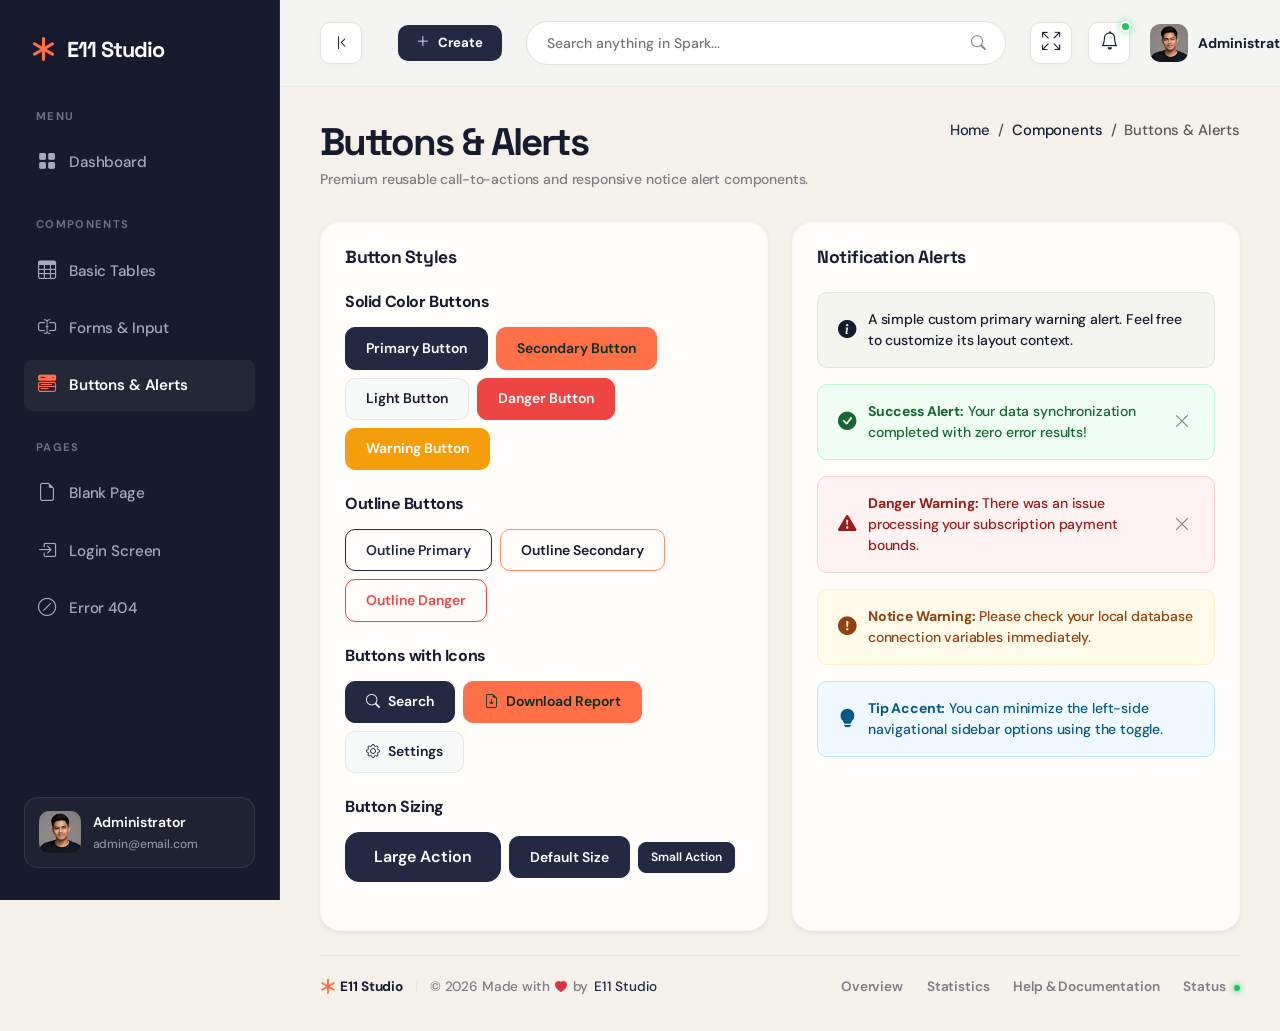
<file: ui-buttons.html>
<!DOCTYPE html>
<html lang="en">

<head>
  <meta charset="UTF-8">
  <meta name="viewport" content="width=device-width, initial-scale=1.0">
  <title>Assets & Alerts - E11 Studio</title>

  <!-- SEO Optimization -->
  <meta name="description" content="E11 Studio assets and alerts">
  <meta name="author" content="E11 Studio">

  <!-- Favicon -->
  <link rel="icon" type="image/png" href="assets/images/favicon.ico">

  <!-- Local Third-Party Libraries (100% Offline Compatible) -->
  <link rel="stylesheet" href="assets/libs/bootstrap/css/bootstrap.min.css">
  <link rel="stylesheet" href="assets/libs/bootstrap-icons/bootstrap-icons.css">
  <link rel="stylesheet" href="assets/libs/apexcharts/apexcharts.css">
  <link rel="stylesheet" href="assets/libs/flatpickr/flatpickr.min.css">

  <!-- Main Design System & Custom Stylesheet -->
  <link rel="stylesheet" href="assets/css/main.css">
</head>

<body>

  <!-- ==========================================
         START: Sidebar Component
         Highly polished, dark-green navigation
         ========================================== -->
  <div class="sidebar-wrapper" id="sidebar">
    <!-- Brand Logo / Identity -->
    <a href="index.html" class="sidebar-brand">
      <i class="bi bi-asterisk"></i>
                <span>E11 Studio</span>
    </a>

    <!-- Navigation Menu -->
    <div class="flex-grow-1 overflow-y-auto">
      <!-- Group: Menu -->
      <div class="sidebar-menu-section">
        <div class="sidebar-menu-title">Menu</div>
        <ul class="sidebar-menu-list">
          <li class="sidebar-menu-item">
            <a href="index.html" class="sidebar-menu-link" id="menu-overview" title="Overview">
              <i class="bi bi-grid-fill"></i>
              <span>Dashboard</span>
            </a>
          </li>
        </ul>
      </div>

      <!-- Group: Components -->
      <div class="sidebar-menu-section">
        <div class="sidebar-menu-title">Components</div>
        <ul class="sidebar-menu-list">
          <li class="sidebar-menu-item">
            <a href="tables-basic.html" class="sidebar-menu-link" id="menu-basictables" title="Basic Tables">
              <i class="bi bi-table"></i>
              <span>Basic Tables</span>
            </a>
          </li>
          <li class="sidebar-menu-item">
            <a href="ui-forms.html" class="sidebar-menu-link" id="menu-uiforms" title="Forms and Input">
              <i class="bi bi-input-cursor-text"></i>
              <span>Forms & Input</span>
            </a>
          </li>
          <li class="sidebar-menu-item">
            <a href="ui-buttons.html" class="sidebar-menu-link active" id="menu-uibuttons" title="Buttons">
              <i class="bi bi-menu-button-wide-fill"></i>
              <span>Buttons & Alerts</span>
            </a>
          </li>
        </ul>
      </div>

      <!-- Group: Pages -->
      <div class="sidebar-menu-section">
        <div class="sidebar-menu-title">Pages</div>
        <ul class="sidebar-menu-list">
          <li class="sidebar-menu-item">
            <a href="page-blank.html" class="sidebar-menu-link" id="menu-blankpage" title="Blank Page">
              <i class="bi bi-file-earmark"></i>
              <span>Blank Page</span>
            </a>
          </li>
          <li class="sidebar-menu-item">
            <a href="page-login.html" class="sidebar-menu-link" id="menu-loginpage" title="Login Page">
              <i class="bi bi-box-arrow-in-right"></i>
              <span>Login Screen</span>
            </a>
          </li>
          <li class="sidebar-menu-item">
            <a href="page-404.html" class="sidebar-menu-link" id="menu-404" title="404 Page">
              <i class="bi bi-slash-circle"></i>
              <span>Error 404</span>
            </a>
          </li>
        </ul>
      </div>
    </div>

    <!-- Sidebar Profile Card (Dynamic Footer) -->
    <div class="sidebar-profile">
      <img src="assets/images/avatar.png" alt="Administrator" class="sidebar-profile-img"
        onerror="this.src='https://images.unsplash.com/photo-1534528741775-53994a69daeb?q=80&w=256&auto=format&fit=crop'">
      <div class="sidebar-profile-info">
        <div class="sidebar-profile-name">Administrator</div>
        <div class="sidebar-profile-email">admin@email.com</div>
      </div>
    </div>
  </div>
  <!-- ==========================================
         END: Sidebar Component
         ========================================== -->


  <!-- ==========================================
         START: Main Content Area
         ========================================== -->
  <div class="main-wrapper">

    <!-- START: Top Navbar Component -->
    <header class="navbar-custom">
      <div class="navbar-left">
        <!-- Desktop sidebar toggle -->
        <button class="btn-desktop-toggle d-none d-xl-flex align-items-center justify-content-center me-3"
          id="desktop-sidebar-toggle" aria-label="Minimize Sidebar">
          <i class="bi bi-chevron-bar-left"></i>
        </button>
        <!-- Mobile sidebar toggle -->
        <button class="sidebar-toggle-btn me-2" id="sidebar-toggle" aria-label="Toggle Navigation">
          <i class="bi bi-list"></i>
        </button>

        <!-- Quick Actions Dropdown -->
        <div class="dropdown ms-2">
          <button class="btn-quick-action dropdown-toggle" type="button" data-bs-toggle="dropdown" aria-expanded="false"
            id="quick-actions-dropdown">
            <i class="bi bi-plus-lg"></i>
            <span>Create</span>
          </button>
          <ul class="dropdown-menu dropdown-menu-quick-action" aria-labelledby="quick-actions-dropdown">
            <li class="dropdown-header">Quick Action Shortcuts</li>
            <li><a class="dropdown-item" href="#"><i class="bi bi-file-earmark-plus"></i> New Invoice</a></li>
            <li><a class="dropdown-item" href="#"><i class="bi bi-person-plus"></i> New User</a></li>
            <li><a class="dropdown-item" href="#"><i class="bi bi-box-seam"></i> New Product</a></li>
            <li>
              <hr class="dropdown-divider">
            </li>
            <li><a class="dropdown-item" href="#"><i class="bi bi-gear"></i> System Settings</a></li>
          </ul>
        </div>
      </div>

      <!-- Mid navbar: search pill -->
      <div class="navbar-search-wrapper">
        <input type="text" class="navbar-search-input" placeholder="Search anything in Spark..." id="main-search">
        <button class="navbar-search-btn" aria-label="Search">
          <i class="bi bi-search"></i>
        </button>
      </div>

      <!-- Right actions -->
      <div class="navbar-actions">
        <!-- Fullscreen Toggle -->
        <button class="navbar-action-btn me-1" aria-label="Toggle Fullscreen" id="btn-fullscreen">
          <i class="bi bi-arrows-fullscreen"></i>
        </button>
        <div class="dropdown">
          <button class="navbar-action-btn dropdown-toggle" type="button" data-bs-toggle="dropdown"
            aria-expanded="false" id="btn-notifications" data-bs-auto-close="outside">
            <i class="bi bi-bell"></i>
            <span class="navbar-action-badge"></span>
          </button>
          <div class="dropdown-menu dropdown-menu-end dropdown-menu-notification p-0"
            aria-labelledby="btn-notifications">
            <div class="notification-header">
              <h6 class="notification-title">Notifications</h6>
              <button class="btn-clear-all" type="button">Mark all read</button>
            </div>
            <div class="notification-list">
              <a href="#" class="notification-item">
                <div class="notification-icon bg-success text-white">
                  <i class="bi bi-wallet2"></i>
                </div>
                <div class="notification-content">
                  <p class="notification-text">New sale received: <strong>$150.00</strong></p>
                  <span class="notification-time">2 mins ago</span>
                </div>
                <span class="notification-unread-dot"></span>
              </a>
            </div>
            <a href="#" class="notification-footer">View All Notifications</a>
          </div>
        </div>

        <!-- Profile Dropdown -->
        <div class="dropdown ms-2">
          <button class="navbar-profile-btn dropdown-toggle" type="button" data-bs-toggle="dropdown"
            aria-expanded="false" id="profile-dropdown">
            <img src="assets/images/avatar.png" alt="Profile Image" class="navbar-profile-img">
            <span class="navbar-profile-name d-none d-md-inline">Administrator</span>
            <i class="bi bi-chevron-down navbar-profile-caret"></i>
          </button>
          <ul class="dropdown-menu dropdown-menu-end dropdown-menu-profile" aria-labelledby="profile-dropdown">
            <li><a class="dropdown-item text-danger" href="page-login.html"><i class="bi bi-box-arrow-right"></i>
                Logout</a></li>
          </ul>
        </div>
      </div>
    </header>
    <!-- END: Top Navbar Component -->

    <!-- START: Page Header Banner -->
    <div class="page-header">
      <div>
        <h1 class="page-title">Buttons & Alerts</h1>
        <p class="page-subtitle">Premium reusable call-to-actions and responsive notice alert components.</p>
      </div>
      <nav aria-label="breadcrumb">
        <ol class="breadcrumb mb-0">
          <li class="breadcrumb-item"><a href="index.html" class="text-decoration-none text-muted-green">Home</a></li>
          <li class="breadcrumb-item text-muted-green">Components</li>
          <li class="breadcrumb-item active text-main" aria-current="page">Buttons & Alerts</li>
        </ol>
      </nav>
    </div>
    <!-- END: Page Header Banner -->

    <!-- START: Main Components Grid Layout -->
    <div class="row g-4 mb-4">

      <!-- Column 1: Custom Buttons -->
      <div class="col-12 col-lg-6">
        <div class="card border-light shadow-sm p-4 h-100">
          <h5 class="card-title mb-4">Button Styles</h5>

          <h6 class="mb-3">Solid Color Buttons</h6>
          <div class="d-flex flex-wrap gap-2 mb-4">
            <button class="btn-custom btn-custom-primary" type="button">Primary Button</button>
            <button class="btn-custom btn-custom-secondary" type="button">Secondary Button</button>
            <button class="btn-custom btn-custom-light" type="button">Light Button</button>
            <button class="btn-custom btn-custom-danger" type="button">Danger Button</button>
            <button class="btn-custom btn-custom-warning" type="button">Warning Button</button>
          </div>

          <h6 class="mb-3">Outline Buttons</h6>
          <div class="d-flex flex-wrap gap-2 mb-4">
            <button class="btn-custom btn-custom-outline-primary" type="button">Outline Primary</button>
            <button class="btn-custom btn-custom-outline-secondary" type="button">Outline Secondary</button>
            <button class="btn-custom btn-custom-outline-danger" type="button">Outline Danger</button>
          </div>

          <h6 class="mb-3">Buttons with Icons</h6>
          <div class="d-flex flex-wrap gap-2 mb-4">
            <button class="btn-custom btn-custom-primary" type="button">
              <i class="bi bi-search"></i> Search
            </button>
            <button class="btn-custom btn-custom-secondary" type="button">
              <i class="bi bi-file-earmark-arrow-down"></i> Download Report
            </button>
            <button class="btn-custom btn-custom-light" type="button">
              <i class="bi bi-gear"></i> Settings
            </button>
          </div>

          <h6 class="mb-3">Button Sizing</h6>
          <div class="d-flex flex-wrap align-items-center gap-2">
            <button class="btn-custom btn-custom-primary btn-custom-lg" type="button">Large Action</button>
            <button class="btn-custom btn-custom-primary" type="button">Default Size</button>
            <button class="btn-custom btn-custom-primary btn-custom-sm" type="button">Small Action</button>
          </div>
        </div>
      </div>

      <!-- Column 2: Reusable Alerts -->
      <div class="col-12 col-lg-6">
        <div class="card border-light shadow-sm p-4 h-100">
          <h5 class="card-title mb-4">Notification Alerts</h5>

          <!-- Alert Primary -->
          <div class="alert-custom alert-custom-primary">
            <i class="bi bi-info-circle-fill alert-custom-icon"></i>
            <div class="alert-custom-content">
              A simple custom primary warning alert. Feel free to customize its layout context.
            </div>
          </div>

          <!-- Alert Success -->
          <div class="alert-custom alert-custom-success">
            <i class="bi bi-check-circle-fill alert-custom-icon"></i>
            <div class="alert-custom-content">
              <strong>Success Alert:</strong> Your data synchronization completed with zero error results!
            </div>
            <button class="alert-custom-close" type="button" aria-label="Close" onclick="this.parentElement.remove();">
              <i class="bi bi-x-lg"></i>
            </button>
          </div>

          <!-- Alert Danger -->
          <div class="alert-custom alert-custom-danger">
            <i class="bi bi-exclamation-triangle-fill alert-custom-icon"></i>
            <div class="alert-custom-content">
              <strong>Danger Warning:</strong> There was an issue processing your subscription payment bounds.
            </div>
            <button class="alert-custom-close" type="button" aria-label="Close" onclick="this.parentElement.remove();">
              <i class="bi bi-x-lg"></i>
            </button>
          </div>

          <!-- Alert Warning -->
          <div class="alert-custom alert-custom-warning">
            <i class="bi bi-exclamation-circle-fill alert-custom-icon"></i>
            <div class="alert-custom-content">
              <strong>Notice Warning:</strong> Please check your local database connection variables immediately.
            </div>
          </div>

          <!-- Alert Info -->
          <div class="alert-custom alert-custom-info">
            <i class="bi bi-lightbulb-fill alert-custom-icon"></i>
            <div class="alert-custom-content">
              <strong>Tip Accent:</strong> You can minimize the left-side navigational sidebar options using the toggle.
            </div>
          </div>
        </div>
      </div>

    </div>
    <!-- END: Main Components Grid Layout -->

    <!-- START: Footer Component -->
    <footer class="footer-custom">
      <div class="footer-left">
        <span class="footer-logo">
          <i class="bi bi-asterisk"></i> E11 Studio
        </span>
        <span class="footer-separator">|</span>
        <span class="footer-copy">&copy; 2026 Made with <i class="bi bi-heart-fill text-danger footer-heart"></i> by<a
            href="#" target="_blank">E11 Studio</a></span>
      </div>
      <div class="footer-right">
        <ul class="footer-links">
          <li><a href="#" class="footer-link">Overview</a></li>
          <li><a href="#" class="footer-link">Statistics</a></li>
          <li><a href="#" class="footer-link">Help & Documentation</a></li>
          <li><a href="#" class="footer-link">Status <span class="status-dot"></span></a></li>
        </ul>
      </div>
    </footer>
    <!-- END: Footer Component -->

  </div>
  <!-- ==========================================
         END: Main Content Area
         ========================================== -->

  <!-- Local Third-Party Libraries Script dependencies -->
  <script src="assets/libs/bootstrap/js/bootstrap.bundle.min.js"></script>
  <script src="assets/libs/apexcharts/apexcharts.min.js"></script>
  <script src="assets/libs/flatpickr/flatpickr.min.js"></script>

  <!-- Local dashboard interactions controller -->
  <script src="assets/js/dashboard.js"></script>
</body>

</html>
</file>
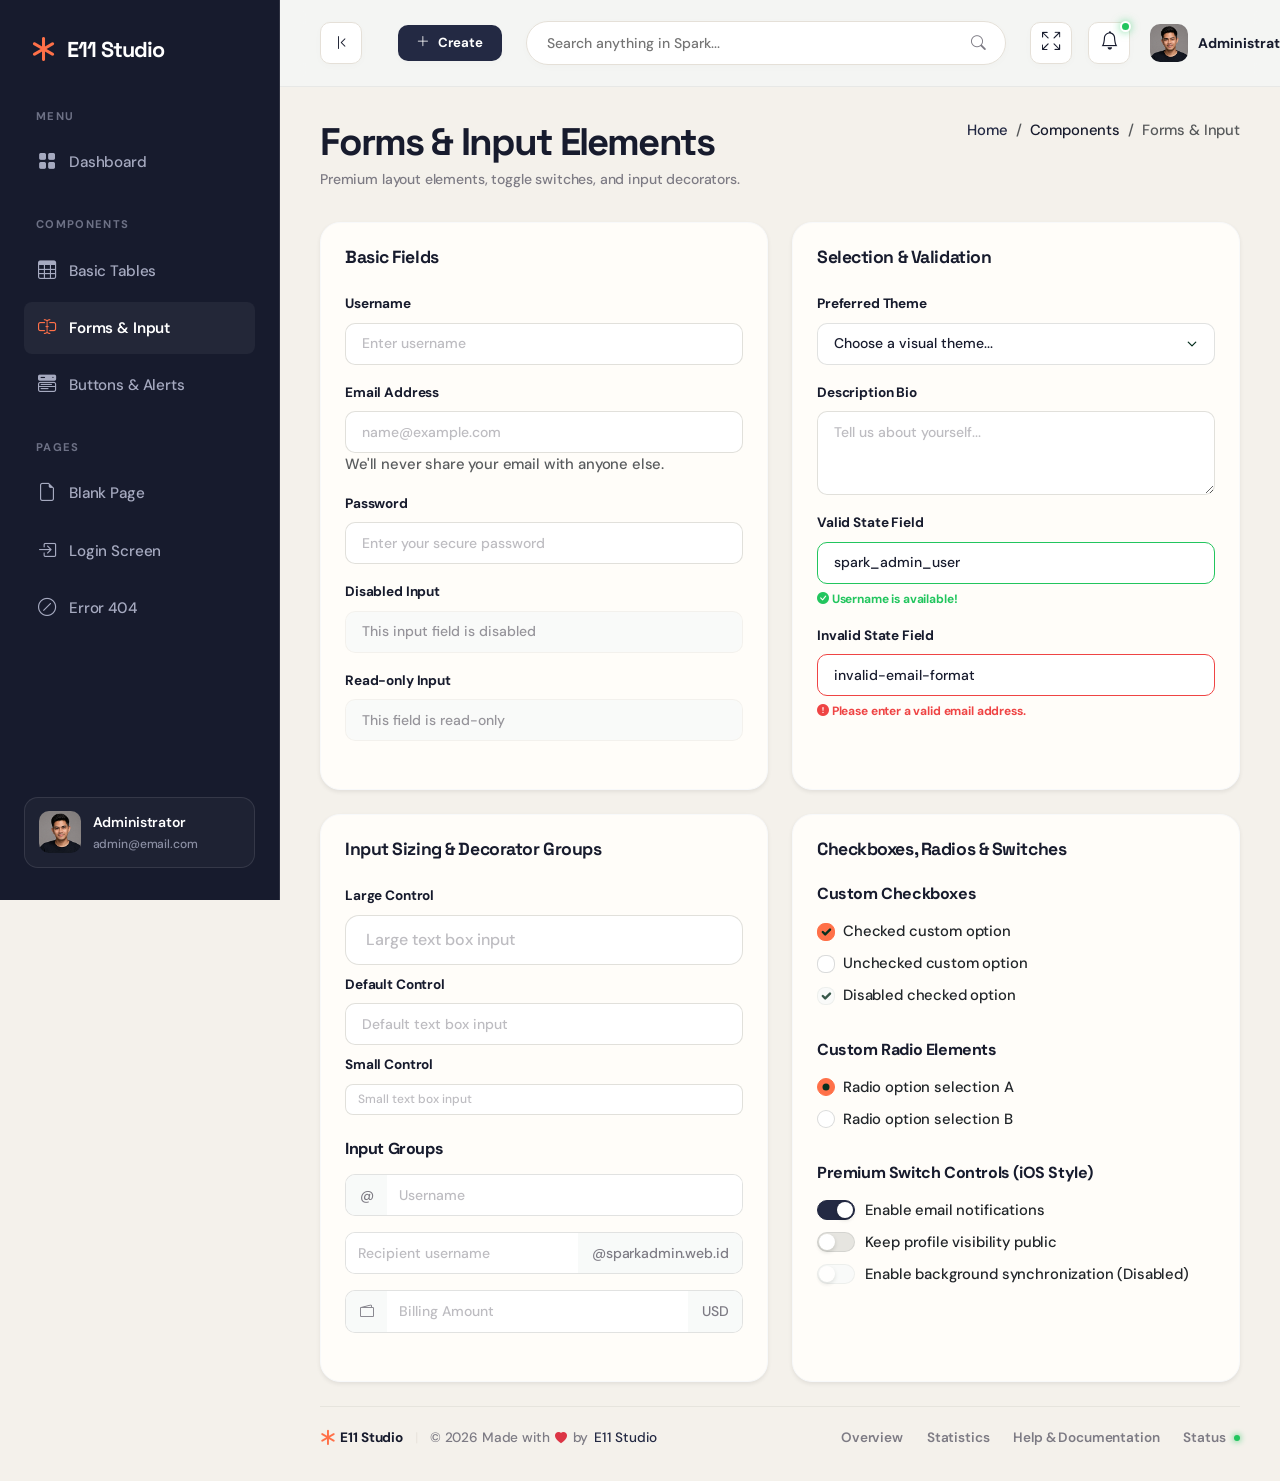
<file: ui-forms.html>
<!DOCTYPE html>
<html lang="en">

<head>
  <meta charset="UTF-8">
  <meta name="viewport" content="width=device-width, initial-scale=1.0">
  <title>Briefs & Input - E11 Studio</title>

  <!-- SEO Optimization -->
  <meta name="description" content="E11 Studio briefs and input forms">
  <meta name="author" content="E11 Studio">

  <!-- Favicon -->
  <link rel="icon" type="image/png" href="assets/images/favicon.ico">

  <!-- Local Third-Party Libraries (100% Offline Compatible) -->
  <link rel="stylesheet" href="assets/libs/bootstrap/css/bootstrap.min.css">
  <link rel="stylesheet" href="assets/libs/bootstrap-icons/bootstrap-icons.css">
  <link rel="stylesheet" href="assets/libs/apexcharts/apexcharts.css">
  <link rel="stylesheet" href="assets/libs/flatpickr/flatpickr.min.css">

  <!-- Main Design System & Custom Stylesheet -->
  <link rel="stylesheet" href="assets/css/main.css">
</head>

<body>

  <!-- ==========================================
         START: Sidebar Component
         Highly polished, dark-green navigation
         ========================================== -->
  <div class="sidebar-wrapper" id="sidebar">
    <!-- Brand Logo / Identity -->
    <a href="index.html" class="sidebar-brand">
      <i class="bi bi-asterisk"></i>
                <span>E11 Studio</span>
    </a>

    <!-- Navigation Menu -->
    <div class="flex-grow-1 overflow-y-auto">
      <!-- Group: Menu -->
      <div class="sidebar-menu-section">
        <div class="sidebar-menu-title">Menu</div>
        <ul class="sidebar-menu-list">
          <li class="sidebar-menu-item">
            <a href="index.html" class="sidebar-menu-link" id="menu-overview" title="Overview">
              <i class="bi bi-grid-fill"></i>
              <span>Dashboard</span>
            </a>
          </li>
        </ul>
      </div>

      <!-- Group: Components -->
      <div class="sidebar-menu-section">
        <div class="sidebar-menu-title">Components</div>
        <ul class="sidebar-menu-list">
          <li class="sidebar-menu-item">
            <a href="tables-basic.html" class="sidebar-menu-link" id="menu-basictables" title="Basic Tables">
              <i class="bi bi-table"></i>
              <span>Basic Tables</span>
            </a>
          </li>
          <li class="sidebar-menu-item">
            <a href="ui-forms.html" class="sidebar-menu-link active" id="menu-uiforms" title="Forms and Input">
              <i class="bi bi-input-cursor-text"></i>
              <span>Forms & Input</span>
            </a>
          </li>
          <li class="sidebar-menu-item">
            <a href="ui-buttons.html" class="sidebar-menu-link" id="menu-uibuttons" title="Buttons">
              <i class="bi bi-menu-button-wide-fill"></i>
              <span>Buttons & Alerts</span>
            </a>
          </li>
        </ul>
      </div>

      <!-- Group: Pages -->
      <div class="sidebar-menu-section">
        <div class="sidebar-menu-title">Pages</div>
        <ul class="sidebar-menu-list">
          <li class="sidebar-menu-item">
            <a href="page-blank.html" class="sidebar-menu-link" id="menu-blankpage" title="Blank Page">
              <i class="bi bi-file-earmark"></i>
              <span>Blank Page</span>
            </a>
          </li>
          <li class="sidebar-menu-item">
            <a href="page-login.html" class="sidebar-menu-link" id="menu-loginpage" title="Login Page">
              <i class="bi bi-box-arrow-in-right"></i>
              <span>Login Screen</span>
            </a>
          </li>
          <li class="sidebar-menu-item">
            <a href="page-404.html" class="sidebar-menu-link" id="menu-404" title="404 Page">
              <i class="bi bi-slash-circle"></i>
              <span>Error 404</span>
            </a>
          </li>
        </ul>
      </div>
    </div>

    <!-- Sidebar Profile Card (Dynamic Footer) -->
    <div class="sidebar-profile">
      <img src="assets/images/avatar.png" alt="Administrator" class="sidebar-profile-img"
        onerror="this.src='https://images.unsplash.com/photo-1534528741775-53994a69daeb?q=80&w=256&auto=format&fit=crop'">
      <div class="sidebar-profile-info">
        <div class="sidebar-profile-name">Administrator</div>
        <div class="sidebar-profile-email">admin@email.com</div>
      </div>
    </div>
  </div>
  <!-- ==========================================
         END: Sidebar Component
         ========================================== -->


  <!-- ==========================================
         START: Main Content Area
         ========================================== -->
  <div class="main-wrapper">

    <!-- START: Top Navbar Component -->
    <header class="navbar-custom">
      <div class="navbar-left">
        <!-- Desktop sidebar toggle -->
        <button class="btn-desktop-toggle d-none d-xl-flex align-items-center justify-content-center me-3"
          id="desktop-sidebar-toggle" aria-label="Minimize Sidebar">
          <i class="bi bi-chevron-bar-left"></i>
        </button>
        <!-- Mobile sidebar toggle -->
        <button class="sidebar-toggle-btn me-2" id="sidebar-toggle" aria-label="Toggle Navigation">
          <i class="bi bi-list"></i>
        </button>

        <!-- Quick Actions Dropdown -->
        <div class="dropdown ms-2">
          <button class="btn-quick-action dropdown-toggle" type="button" data-bs-toggle="dropdown" aria-expanded="false"
            id="quick-actions-dropdown">
            <i class="bi bi-plus-lg"></i>
            <span>Create</span>
          </button>
          <ul class="dropdown-menu dropdown-menu-quick-action" aria-labelledby="quick-actions-dropdown">
            <li class="dropdown-header">Quick Action Shortcuts</li>
            <li><a class="dropdown-item" href="#"><i class="bi bi-file-earmark-plus"></i> New Invoice</a></li>
            <li><a class="dropdown-item" href="#"><i class="bi bi-person-plus"></i> New User</a></li>
            <li><a class="dropdown-item" href="#"><i class="bi bi-box-seam"></i> New Product</a></li>
            <li>
              <hr class="dropdown-divider">
            </li>
            <li><a class="dropdown-item" href="#"><i class="bi bi-gear"></i> System Settings</a></li>
          </ul>
        </div>
      </div>

      <!-- Mid navbar: search pill -->
      <div class="navbar-search-wrapper">
        <input type="text" class="navbar-search-input" placeholder="Search anything in Spark..." id="main-search">
        <button class="navbar-search-btn" aria-label="Search">
          <i class="bi bi-search"></i>
        </button>
      </div>

      <!-- Right actions -->
      <div class="navbar-actions">
        <!-- Fullscreen Toggle -->
        <button class="navbar-action-btn me-1" aria-label="Toggle Fullscreen" id="btn-fullscreen">
          <i class="bi bi-arrows-fullscreen"></i>
        </button>
        <div class="dropdown">
          <button class="navbar-action-btn dropdown-toggle" type="button" data-bs-toggle="dropdown"
            aria-expanded="false" id="btn-notifications" data-bs-auto-close="outside">
            <i class="bi bi-bell"></i>
            <span class="navbar-action-badge"></span>
          </button>
          <div class="dropdown-menu dropdown-menu-end dropdown-menu-notification p-0"
            aria-labelledby="btn-notifications">
            <div class="notification-header">
              <h6 class="notification-title">Notifications</h6>
              <button class="btn-clear-all" type="button">Mark all read</button>
            </div>
            <div class="notification-list">
              <a href="#" class="notification-item">
                <div class="notification-icon bg-success text-white">
                  <i class="bi bi-wallet2"></i>
                </div>
                <div class="notification-content">
                  <p class="notification-text">New sale received: <strong>$150.00</strong></p>
                  <span class="notification-time">2 mins ago</span>
                </div>
                <span class="notification-unread-dot"></span>
              </a>
              <a href="#" class="notification-item">
                <div class="notification-icon bg-primary text-white">
                  <i class="bi bi-person-plus-fill"></i>
                </div>
                <div class="notification-content">
                  <p class="notification-text">New user registered: <strong>John Doe</strong></p>
                  <span class="notification-time">1 hour ago</span>
                </div>
                <span class="notification-unread-dot"></span>
              </a>
            </div>
            <a href="#" class="notification-footer">View All Notifications</a>
          </div>
        </div>

        <!-- Profile Dropdown -->
        <div class="dropdown ms-2">
          <button class="navbar-profile-btn dropdown-toggle" type="button" data-bs-toggle="dropdown"
            aria-expanded="false" id="profile-dropdown">
            <img src="assets/images/avatar.png" alt="Profile Image" class="navbar-profile-img">
            <span class="navbar-profile-name d-none d-md-inline">Administrator</span>
            <i class="bi bi-chevron-down navbar-profile-caret"></i>
          </button>
          <ul class="dropdown-menu dropdown-menu-end dropdown-menu-profile" aria-labelledby="profile-dropdown">
            <li class="dropdown-header">Welcome !</li>
            <li><a class="dropdown-item" href="#"><i class="bi bi-person"></i> My Account</a></li>
            <li><a class="dropdown-item" href="#"><i class="bi bi-gear"></i> Settings</a></li>
            <li>
              <hr class="dropdown-divider">
            </li>
            <li><a class="dropdown-item text-danger" href="page-login.html"><i class="bi bi-box-arrow-right"></i>
                Logout</a></li>
          </ul>
        </div>
      </div>
    </header>
    <!-- END: Top Navbar Component -->

    <!-- START: Page Header Banner -->
    <div class="page-header">
      <div>
        <h1 class="page-title">Forms & Input Elements</h1>
        <p class="page-subtitle">Premium layout elements, toggle switches, and input decorators.</p>
      </div>
      <nav aria-label="breadcrumb">
        <ol class="breadcrumb mb-0">
          <li class="breadcrumb-item"><a href="index.html" class="text-decoration-none text-muted-green">Home</a></li>
          <li class="breadcrumb-item text-muted-green">Components</li>
          <li class="breadcrumb-item active text-main" aria-current="page">Forms & Input</li>
        </ol>
      </nav>
    </div>
    <!-- END: Page Header Banner -->

    <!-- START: Form Component Row Grid Layout -->
    <div class="row g-4 mb-4">

      <!-- Column 1: Basic controls -->
      <div class="col-12 col-lg-6">
        <div class="card border-light shadow-sm p-4 h-100">
          <h5 class="card-title mb-4">Basic Fields</h5>

          <!-- Text input -->
          <div class="mb-3">
            <label for="basicText" class="form-label-custom">Username</label>
            <input type="text" class="form-control-custom" id="basicText" placeholder="Enter username">
          </div>

          <!-- Email input -->
          <div class="mb-3">
            <label for="basicEmail" class="form-label-custom">Email Address</label>
            <input type="email" class="form-control-custom" id="basicEmail" placeholder="name@example.com">
            <span class="text-muted">We'll never share your email with anyone else.</span>
          </div>

          <!-- Password input -->
          <div class="mb-3">
            <label for="basicPassword" class="form-label-custom">Password</label>
            <input type="password" class="form-control-custom" id="basicPassword"
              placeholder="Enter your secure password">
          </div>

          <!-- Disabled State -->
          <div class="mb-3">
            <label for="basicDisabled" class="form-label-custom">Disabled Input</label>
            <input type="text" class="form-control-custom" id="basicDisabled" value="This input field is disabled"
              disabled>
          </div>

          <!-- Readonly State -->
          <div class="mb-0">
            <label for="basicReadonly" class="form-label-custom">Read-only Input</label>
            <input type="text" class="form-control-custom" id="basicReadonly" value="This field is read-only" readonly>
          </div>
        </div>
      </div>

      <!-- Column 2: Selection & Validation -->
      <div class="col-12 col-lg-6">
        <div class="card border-light shadow-sm p-4 h-100">
          <h5 class="card-title mb-4">Selection & Validation</h5>

          <!-- Custom dropdown select -->
          <div class="mb-3">
            <label for="selectControl" class="form-label-custom">Preferred Theme</label>
            <select class="form-select-custom" id="selectControl">
              <option selected disabled>Choose a visual theme...</option>
              <option value="light">Spark Light Theme</option>
              <option value="dark">Spark Dark Green Theme</option>
              <option value="forest">Forest Breeze Accent</option>
            </select>
          </div>

          <!-- Textarea layout -->
          <div class="mb-3">
            <label for="textareaControl" class="form-label-custom">Description Bio</label>
            <textarea class="form-control-custom" id="textareaControl" rows="3"
              placeholder="Tell us about yourself..."></textarea>
          </div>

          <!-- Valid feedback block -->
          <div class="mb-3">
            <label for="validInput" class="form-label-custom">Valid State Field</label>
            <input type="text" class="form-control-custom is-valid-custom" id="validInput" value="spark_admin_user">
            <div class="form-feedback-custom valid-custom">
              <i class="bi bi-check-circle-fill"></i> Username is available!
            </div>
          </div>

          <!-- Invalid feedback block -->
          <div class="mb-0">
            <label for="invalidInput" class="form-label-custom">Invalid State Field</label>
            <input type="email" class="form-control-custom is-invalid-custom" id="invalidInput"
              value="invalid-email-format">
            <div class="form-feedback-custom invalid-custom">
              <i class="bi bi-exclamation-circle-fill"></i> Please enter a valid email address.
            </div>
          </div>
        </div>
      </div>

      <!-- Column 3: Sizing & Groups -->
      <div class="col-12 col-lg-6">
        <div class="card border-light shadow-sm p-4 h-100">
          <h5 class="card-title mb-4">Input Sizing & Decorator Groups</h5>

          <!-- Sizing examples -->
          <div class="mb-4">
            <div class="mb-2">
              <label class="form-label-custom">Large Control</label>
              <input type="text" class="form-control-custom form-control-custom-lg" placeholder="Large text box input">
            </div>
            <div class="mb-2">
              <label class="form-label-custom">Default Control</label>
              <input type="text" class="form-control-custom" placeholder="Default text box input">
            </div>
            <div>
              <label class="form-label-custom">Small Control</label>
              <input type="text" class="form-control-custom form-control-custom-sm" placeholder="Small text box input">
            </div>
          </div>

          <h6 class="mb-3">Input Groups</h6>

          <!-- Prepend group -->
          <div class="mb-3">
            <div class="input-group-custom">
              <span class="input-group-text-custom">@</span>
              <input type="text" class="form-control-custom" placeholder="Username">
            </div>
          </div>

          <!-- Append group -->
          <div class="mb-3">
            <div class="input-group-custom">
              <input type="text" class="form-control-custom" placeholder="Recipient username">
              <span class="input-group-text-custom">@sparkadmin.web.id</span>
            </div>
          </div>

          <!-- Prepend + Append Icon group -->
          <div class="mb-0">
            <div class="input-group-custom">
              <span class="input-group-text-custom"><i class="bi bi-wallet2"></i></span>
              <input type="text" class="form-control-custom" placeholder="Billing Amount">
              <span class="input-group-text-custom">USD</span>
            </div>
          </div>
        </div>
      </div>

      <!-- Column 4: Checkboxes, Radios & iOS Switches -->
      <div class="col-12 col-lg-6">
        <div class="card border-light shadow-sm p-4 h-100">
          <h5 class="card-title mb-4">Checkboxes, Radios & Switches</h5>

          <h6 class="mb-3">Custom Checkboxes</h6>
          <div class="mb-4">
            <div class="form-check-custom">
              <input class="form-check-input-custom" type="checkbox" id="checkActive" checked>
              <label class="form-check-label" for="checkActive">Checked custom option</label>
            </div>
            <div class="form-check-custom">
              <input class="form-check-input-custom" type="checkbox" id="checkInactive">
              <label class="form-check-label" for="checkInactive">Unchecked custom option</label>
            </div>
            <div class="form-check-custom">
              <input class="form-check-input-custom" type="checkbox" id="checkDisabled" disabled checked>
              <label class="form-check-label" for="checkDisabled">Disabled checked option</label>
            </div>
          </div>

          <h6 class="mb-3">Custom Radio Elements</h6>
          <div class="mb-4">
            <div class="form-check-custom">
              <input class="form-check-input-custom" type="radio" name="radioGroup" id="radioOne" checked>
              <label class="form-check-label" for="radioOne">Radio option selection A</label>
            </div>
            <div class="form-check-custom">
              <input class="form-check-input-custom" type="radio" name="radioGroup" id="radioTwo">
              <label class="form-check-label" for="radioTwo">Radio option selection B</label>
            </div>
          </div>

          <h6 class="mb-3">Premium Switch Controls (iOS Style)</h6>
          <div>
            <div class="form-switch-custom">
              <input class="form-switch-input-custom" type="checkbox" id="switchOne" checked>
              <label class="form-switch-label" for="switchOne">Enable email notifications</label>
            </div>
            <div class="form-switch-custom">
              <input class="form-switch-input-custom" type="checkbox" id="switchTwo">
              <label class="form-switch-label" for="switchTwo">Keep profile visibility public</label>
            </div>
            <div class="form-switch-custom">
              <input class="form-switch-input-custom" type="checkbox" id="switchThree" disabled>
              <label class="form-switch-label" for="switchThree">Enable background synchronization (Disabled)</label>
            </div>
          </div>
        </div>
      </div>

    </div>
    <!-- END: Form Component Row Grid Layout -->

    <!-- START: Footer Component -->
    <footer class="footer-custom">
      <div class="footer-left">
        <span class="footer-logo">
          <i class="bi bi-asterisk"></i> E11 Studio
        </span>
        <span class="footer-separator">|</span>
        <span class="footer-copy">&copy; 2026 Made with <i class="bi bi-heart-fill text-danger footer-heart"></i> by<a
            href="#" target="_blank">E11 Studio</a></span>
      </div>
      <div class="footer-right">
        <ul class="footer-links">
          <li><a href="#" class="footer-link">Overview</a></li>
          <li><a href="#" class="footer-link">Statistics</a></li>
          <li><a href="#" class="footer-link">Help & Documentation</a></li>
          <li><a href="#" class="footer-link">Status <span class="status-dot"></span></a></li>
        </ul>
      </div>
    </footer>
    <!-- END: Footer Component -->

  </div>
  <!-- ==========================================
         END: Main Content Area
         ========================================== -->

  <!-- Local Third-Party Libraries Script dependencies -->
  <script src="assets/libs/bootstrap/js/bootstrap.bundle.min.js"></script>
  <script src="assets/libs/apexcharts/apexcharts.min.js"></script>
  <script src="assets/libs/flatpickr/flatpickr.min.js"></script>

  <!-- Local dashboard interactions controller -->
  <script src="assets/js/dashboard.js"></script>
</body>

</html>
</file>
<file: assets/libs/apexcharts/apexcharts.css>
@keyframes opaque {
  0% {
    opacity: 0
  }

  to {
    opacity: 1
  }
}

@keyframes resizeanim {

  0%,
  to {
    opacity: 0
  }
}

.apexcharts-canvas {
  position: relative;
  direction: ltr !important;
  user-select: none;
  /* Focus indicator colour. Themes override below. */
  --apexcharts-focus-color: #008FFB;
}

/* Dark theme & high-contrast: brighter focus colour for sufficient contrast. */
.apexcharts-canvas .apexcharts-theme-dark,
.apexcharts-theme-dark.apexcharts-canvas {
  --apexcharts-focus-color: #FFD500;
}
.apexcharts-canvas.apexcharts-high-contrast,
.apexcharts-high-contrast.apexcharts-canvas {
  --apexcharts-focus-color: #FFFF00;
}

/* Visually-hidden aria-live status region (WCAG 4.1.3 Status Messages). */
.apexcharts-sr-status {
  position: absolute;
  width: 1px;
  height: 1px;
  padding: 0;
  margin: -1px;
  overflow: hidden;
  clip: rect(0, 0, 0, 0);
  white-space: nowrap;
  border: 0;
}

/* Respect OS-level reduced-motion preference (WCAG 2.3.3). */
@media (prefers-reduced-motion: reduce) {
  .apexcharts-canvas *,
  .apexcharts-canvas *::before,
  .apexcharts-canvas *::after {
    animation-duration: 0.01ms !important;
    animation-iteration-count: 1 !important;
    transition-duration: 0.01ms !important;
  }
}

.apexcharts-canvas ::-webkit-scrollbar {
  -webkit-appearance: none;
  width: 6px
}

.apexcharts-canvas ::-webkit-scrollbar-thumb {
  border-radius: 4px;
  background-color: rgba(0, 0, 0, .5);
  box-shadow: 0 0 1px rgba(255, 255, 255, .5);
  -webkit-box-shadow: 0 0 1px rgba(255, 255, 255, .5)
}

.apexcharts-inner {
  position: relative
}

.apexcharts-text tspan {
  font-family: inherit
}

rect.legend-mouseover-inactive,
.legend-mouseover-inactive rect,
.legend-mouseover-inactive path,
.legend-mouseover-inactive circle,
.legend-mouseover-inactive line,
.legend-mouseover-inactive text.apexcharts-yaxis-title-text,
.legend-mouseover-inactive text.apexcharts-yaxis-label {
  transition: .15s ease all;
  opacity: .2
}

.apexcharts-legend-text {
  padding-left: 15px;
  margin-left: -15px;
}

.apexcharts-legend-series[role="button"]:focus {
  outline: 2px solid var(--apexcharts-focus-color, #008FFB);
  outline-offset: 2px;
}

.apexcharts-legend-series[role="button"]:focus:not(:focus-visible) {
  outline: none;
}

.apexcharts-legend-series[role="button"]:focus-visible {
  outline: 2px solid var(--apexcharts-focus-color, #008FFB);
  outline-offset: 2px;
}

.apexcharts-series-collapsed {
  opacity: 0
}

.apexcharts-canvas svg:focus:not(:focus-visible) {
  outline: none;
}

/* Keyboard navigation focus indicator on SVG data elements.
   SVG elements don't support CSS outline, so we use stroke. */
.apexcharts-bar-area.apexcharts-keyboard-focused,
.apexcharts-candlestick-area.apexcharts-keyboard-focused,
.apexcharts-boxPlot-area.apexcharts-keyboard-focused,
.apexcharts-rangebar-area.apexcharts-keyboard-focused,
.apexcharts-pie-area.apexcharts-keyboard-focused,
.apexcharts-heatmap-rect.apexcharts-keyboard-focused,
.apexcharts-treemap-rect.apexcharts-keyboard-focused {
  stroke: var(--apexcharts-focus-color, #008FFB);
  stroke-width: 2;
  stroke-opacity: 1;
}

.apexcharts-tooltip {
  --apx-tt-bg: #ffffff;
  --apx-tt-border: rgba(15, 23, 42, 0.06);
  /* Layered shadow: tight inner contact + soft outer drop. The two Y
   * offsets are exposed as variables so they flip in sync with the
   * arrow when the tooltip is below the data point — see the
   * `[data-placement="bottom"]` rule further down. */
  --apx-tt-shadow-y-mid: 8px;
  --apx-tt-shadow-y-far: 16px;
  --apx-tt-shadow: 0 0 0 1px rgba(15, 23, 42, 0.04), 0 var(--apx-tt-shadow-y-mid) 16px -6px rgba(15, 23, 42, 0.12), 0 var(--apx-tt-shadow-y-far) 36px -12px rgba(15, 23, 42, 0.18);
  --apx-tt-arrow-bg: var(--apx-tt-bg);
  /* Two stacked drop-shadows: the first is a tight contact halo for
   * edge definition against light chart backgrounds; the second is a
   * softer directional drop that lifts the arrow off the surface.
   * `--apx-tt-arrow-drop-y` is the Y offset of the directional drop;
   * a per-placement rule below flips it to negative when the tooltip
   * is below the data point (arrow on top) so the shadow always
   * casts outward instead of into the tooltip body. */
  --apx-tt-arrow-drop-y: 2px;
  --apx-tt-arrow-shadow: drop-shadow(0 0 0.5px rgba(15, 23, 42, 0.2)) drop-shadow(0 var(--apx-tt-arrow-drop-y) 4px rgba(15, 23, 42, 0.2));
  --apx-tt-color: #0f172a;
  --apx-tt-color-muted: rgba(15, 23, 42, 0.55);
  border-radius: 8px;
  background: var(--apx-tt-bg);
  border: 1px solid var(--apx-tt-border);
  box-shadow: var(--apx-tt-shadow);
  color: var(--apx-tt-color);
  cursor: default;
  font-size: 13px;
  left: 0;
  top: 0;
  opacity: 0;
  pointer-events: none;
  position: absolute;
  display: flex;
  flex-direction: column;
  padding: 2px 0;
  white-space: nowrap;
  z-index: 12;
  transition: opacity .12s ease
}

/* While the tooltip is visible, smoothly animate position changes
 * between data points. Kept short (160 ms) and ease-out so it stays
 * responsive — too long would feel laggy when sweeping across many
 * points fast. The position transition is only attached after the
 * first paint (Position.applyTooltipPosition flips `data-positioned`
 * once the tooltip has been placed) so the *first* show doesn't slide
 * the tooltip in from the previously-stale (0,0) coordinates. */
.apexcharts-tooltip.apexcharts-active {
  opacity: 1;
  transition: opacity .12s ease
}
.apexcharts-tooltip.apexcharts-active[data-positioned="true"] {
  transition: opacity .12s ease, left .16s ease-out, top .16s ease-out
}

.apexcharts-tooltip.apexcharts-theme-light {
  /* defaults already set above; class kept for backward-compat selectors */
}

.apexcharts-tooltip.apexcharts-theme-dark {
  --apx-tt-bg: #1c1c1f;
  --apx-tt-border: rgba(255, 255, 255, 0.08);
  --apx-tt-shadow: 0 0 0 1px rgba(0, 0, 0, 0.4), 0 var(--apx-tt-shadow-y-mid) 16px -6px rgba(0, 0, 0, 0.45), 0 var(--apx-tt-shadow-y-far) 36px -12px rgba(0, 0, 0, 0.55);
  --apx-tt-arrow-shadow: drop-shadow(0 0 0.5px rgba(0, 0, 0, 0.55)) drop-shadow(0 var(--apx-tt-arrow-drop-y) 4px rgba(0, 0, 0, 0.45));
  --apx-tt-color: #f3f4f6;
  --apx-tt-color-muted: rgba(243, 244, 246, 0.55);
}

.apexcharts-tooltip * {
  font-family: inherit
}

.apexcharts-tooltip-title {
  padding: 8px 12px 4px;
  font-size: 12px;
  font-weight: 600;
  letter-spacing: 0.01em;
  color: var(--apx-tt-color-muted);
  background: transparent;
  border-bottom: none;
  margin-bottom: 0
}

.apexcharts-tooltip.apexcharts-theme-light .apexcharts-tooltip-title,
.apexcharts-tooltip.apexcharts-theme-dark .apexcharts-tooltip-title {
  background: transparent;
  border-bottom: none
}

/* `fillSeriesColor`: each series-group already paints itself with the
 * series colour. Drop the glass body entirely (transparent bg, no
 * border, no backdrop-filter, no padding) and clip the coloured
 * series-group(s) to the tooltip's rounded corners so they fill the
 * shell edge-to-edge. Text inside the coloured group is forced to
 * white for contrast. */
.apexcharts-tooltip.apexcharts-tooltip-fill-series {
  background: transparent;
  -webkit-backdrop-filter: none;
  backdrop-filter: none;
  border: none;
  padding: 0;
  overflow: hidden;
  color: #fff
}

.apexcharts-tooltip.apexcharts-tooltip-fill-series .apexcharts-tooltip-title {
  background: rgba(0, 0, 0, 0.22);
  color: #fff;
  opacity: 1;
  padding: 6px 12px
}

.apexcharts-tooltip.apexcharts-tooltip-fill-series .apexcharts-tooltip-series-group {
  color: #fff
}

/* Arrow connector — sits *entirely outside* the tooltip body. Shares
 * the body's solid fill so it reads as a single shape. `filter:
 * drop-shadow` traces the clipped triangle outline (a regular
 * `box-shadow` would be erased by the `clip-path`). */
.apexcharts-tooltip-arrow {
  position: absolute;
  width: 7px;
  height: 14px;
  background: var(--apx-tt-arrow-bg);
  /* The variable already contains the full `drop-shadow(...) ...` filter
   * chain (stacked shadows) so it's applied raw. */
  -webkit-filter: var(--apx-tt-arrow-shadow);
  filter: var(--apx-tt-arrow-shadow);
  pointer-events: none;
  top: calc(var(--apx-tt-arrow-y, 50%) - 7px)
}

.apexcharts-tooltip[data-placement="right"] .apexcharts-tooltip-arrow {
  left: -7px;
  clip-path: polygon(0 50%, 100% 0, 100% 100%)
}

.apexcharts-tooltip[data-placement="left"] .apexcharts-tooltip-arrow {
  right: -7px;
  clip-path: polygon(100% 50%, 0 0, 0 100%)
}

/* Vertical arrow variants: tooltip is above/below the data point and the
 * arrow points down/up. The base rule above uses `--apx-tt-arrow-y` for
 * left/right placement; for top/bottom we re-orient the rectangle and
 * use `--apx-tt-arrow-x` (set by applyTooltipPosition). */
.apexcharts-tooltip[data-placement="top"] .apexcharts-tooltip-arrow,
.apexcharts-tooltip[data-placement="bottom"] .apexcharts-tooltip-arrow {
  width: 14px;
  height: 7px;
  top: auto;
  left: calc(var(--apx-tt-arrow-x, 50%) - 7px)
}

.apexcharts-tooltip[data-placement="top"] .apexcharts-tooltip-arrow {
  bottom: -7px;
  clip-path: polygon(50% 100%, 0 0, 100% 0)
}

.apexcharts-tooltip[data-placement="bottom"] .apexcharts-tooltip-arrow {
  top: -7px;
  clip-path: polygon(50% 0, 0 100%, 100% 100%)
}

/* When the tooltip is flipped below the data point (arrow on top
 * pointing up), the default downward-biased shadows leave the top
 * edge of both the body *and* the arrow undefined. Flipping every
 * Y offset to negative casts the entire elevation upward so the
 * shadow falls between the tooltip and the bar above. */
.apexcharts-tooltip[data-placement="bottom"] {
  --apx-tt-shadow-y-mid: -8px;
  --apx-tt-shadow-y-far: -16px;
  --apx-tt-arrow-drop-y: -2px
}

.apexcharts-tooltip-text-goals-value,
.apexcharts-tooltip-text-y-value,
.apexcharts-tooltip-text-z-value {
  display: inline-block;
  margin-left: 5px;
  font-weight: 600
}

.apexcharts-tooltip-text-goals-label:empty,
.apexcharts-tooltip-text-goals-value:empty,
.apexcharts-tooltip-text-y-label:empty,
.apexcharts-tooltip-text-y-value:empty,
.apexcharts-tooltip-text-z-value:empty,
.apexcharts-tooltip-title:empty {
  display: none
}

.apexcharts-tooltip-text-goals-label,
.apexcharts-tooltip-text-goals-value {
  padding: 6px 0 5px
}

.apexcharts-tooltip-goals-group,
.apexcharts-tooltip-text-goals-label,
.apexcharts-tooltip-text-goals-value {
  display: flex
}

.apexcharts-tooltip-text-goals-label:not(:empty),
.apexcharts-tooltip-text-goals-value:not(:empty) {
  margin-top: -6px
}

.apexcharts-tooltip-marker {
  display: inline-flex;
  align-items: center;
  justify-content: center;
  position: relative;
  width: 12px;
  height: 12px;
  margin-right: 6px;
  vertical-align: middle;
  color: inherit;
}

.apexcharts-tooltip-marker svg {
  width: 100%;
  height: 100%;
  display: block;
}

.apexcharts-tooltip-series-group {
  padding: 4px 12px;
  display: none;
  gap: 8px;
  text-align: left;
  justify-content: left;
  align-items: center
}

.apexcharts-tooltip-series-group.apexcharts-active .apexcharts-tooltip-marker {
  opacity: 1
}

.apexcharts-tooltip-series-group.apexcharts-active:last-child,
.apexcharts-tooltip-series-group:last-child {
  padding-bottom: 8px
}

.apexcharts-tooltip-y-group {
  padding: 6px 0 5px
}

.apexcharts-custom-tooltip,
.apexcharts-tooltip-box {
  padding: 4px 8px
}

.apexcharts-tooltip-boxPlot {
  display: flex;
  flex-direction: column-reverse
}

.apexcharts-tooltip-box>div {
  margin: 4px 0
}

.apexcharts-tooltip-box span.value {
  font-weight: 700
}

.apexcharts-tooltip-rangebar {
  padding: 5px 8px
}

.apexcharts-tooltip-rangebar .category {
  font-weight: 600;
  color: #777
}

.apexcharts-tooltip-rangebar .series-name {
  font-weight: 700;
  display: block;
  margin-bottom: 5px
}

/* X/Y axis tooltips — small popovers that label the crosshair on the
 * axes. Restyled to match the modern data-tooltip palette: solid white
 * body with a subtle border + soft drop-shadow, smaller font, rounded
 * corners. The arrows still use the CSS border-triangle technique
 * (cheap, crisp at small sizes); their colours flow from CSS variables
 * so light/dark themes only need one override per axis. */
.apexcharts-xaxistooltip,
.apexcharts-yaxistooltip {
  --apx-axt-bg: #ffffff;
  --apx-axt-border: rgba(15, 23, 42, 0.08);
  --apx-axt-color: #0f172a;
  --apx-axt-shadow: 0 4px 12px -4px rgba(15, 23, 42, 0.18), 0 1px 3px -1px rgba(15, 23, 42, 0.12);
  opacity: 0;
  pointer-events: none;
  color: var(--apx-axt-color);
  font-size: 12px;
  font-weight: 500;
  text-align: center;
  border-radius: 6px;
  position: absolute;
  z-index: 10;
  background: var(--apx-axt-bg);
  border: 1px solid var(--apx-axt-border);
  box-shadow: var(--apx-axt-shadow)
}

.apexcharts-xaxistooltip.apexcharts-theme-dark,
.apexcharts-yaxistooltip.apexcharts-theme-dark {
  --apx-axt-bg: #1c1c1f;
  --apx-axt-border: rgba(255, 255, 255, 0.1);
  --apx-axt-color: #f3f4f6;
  --apx-axt-shadow: 0 4px 12px -4px rgba(0, 0, 0, 0.55), 0 1px 3px -1px rgba(0, 0, 0, 0.45)
}

.apexcharts-xaxistooltip {
  padding: 4px 8px;
  transition: .15s ease all
}

.apexcharts-xaxistooltip:after,
.apexcharts-xaxistooltip:before {
  left: 50%;
  border: solid transparent;
  content: " ";
  height: 0;
  width: 0;
  position: absolute;
  pointer-events: none
}

/* :before paints the 1px border outline of the triangle (slightly larger
 * than :after); :after sits inside and paints the fill — leaves a 1px
 * ring of :before visible at the edges. */
.apexcharts-xaxistooltip:after {
  border-color: transparent;
  border-width: 5px;
  margin-left: -5px
}

.apexcharts-xaxistooltip:before {
  border-color: transparent;
  border-width: 6px;
  margin-left: -6px
}

.apexcharts-xaxistooltip-bottom:after,
.apexcharts-xaxistooltip-bottom:before {
  bottom: 100%
}

.apexcharts-xaxistooltip-top:after,
.apexcharts-xaxistooltip-top:before {
  top: 100%
}

.apexcharts-xaxistooltip-bottom:after {
  border-bottom-color: var(--apx-axt-bg)
}

.apexcharts-xaxistooltip-bottom:before {
  border-bottom-color: var(--apx-axt-border)
}

.apexcharts-xaxistooltip-top:after {
  border-top-color: var(--apx-axt-bg)
}

.apexcharts-xaxistooltip-top:before {
  border-top-color: var(--apx-axt-border)
}

.apexcharts-xaxistooltip.apexcharts-active {
  opacity: 1;
  transition: .15s ease all
}

.apexcharts-yaxistooltip {
  padding: 3px 8px
}

.apexcharts-yaxistooltip:after,
.apexcharts-yaxistooltip:before {
  top: 50%;
  border: solid transparent;
  content: " ";
  height: 0;
  width: 0;
  position: absolute;
  pointer-events: none
}

.apexcharts-yaxistooltip:after {
  border-color: transparent;
  border-width: 5px;
  margin-top: -5px
}

.apexcharts-yaxistooltip:before {
  border-color: transparent;
  border-width: 6px;
  margin-top: -6px
}

.apexcharts-yaxistooltip-left:after,
.apexcharts-yaxistooltip-left:before {
  left: 100%
}

.apexcharts-yaxistooltip-right:after,
.apexcharts-yaxistooltip-right:before {
  right: 100%
}

.apexcharts-yaxistooltip-left:after {
  border-left-color: var(--apx-axt-bg)
}

.apexcharts-yaxistooltip-left:before {
  border-left-color: var(--apx-axt-border)
}

.apexcharts-yaxistooltip-right:after {
  border-right-color: var(--apx-axt-bg)
}

.apexcharts-yaxistooltip-right:before {
  border-right-color: var(--apx-axt-border)
}

.apexcharts-yaxistooltip.apexcharts-active {
  opacity: 1
}

.apexcharts-yaxistooltip-hidden {
  display: none
}

.apexcharts-xcrosshairs,
.apexcharts-ycrosshairs {
  pointer-events: none;
  opacity: 0;
  transition: .15s ease all
}

.apexcharts-xcrosshairs.apexcharts-active,
.apexcharts-ycrosshairs.apexcharts-active {
  opacity: 1;
  transition: .15s ease all
}

.apexcharts-ycrosshairs-hidden {
  opacity: 0
}

.apexcharts-selection-rect {
  cursor: move
}

.svg_select_shape {
  stroke-width: 1;
  stroke-dasharray: 10 10;
  stroke: black;
  stroke-opacity: 0.1;
  pointer-events: none;
  fill: none;
}

.svg_select_handle {
  stroke-width: 3;
  stroke: black;
  fill: none;
}

.svg_select_handle_r {
  cursor: e-resize;
}

.svg_select_handle_l {
  cursor: w-resize;
}

.apexcharts-svg.apexcharts-zoomable.hovering-zoom {
  cursor: crosshair
}

.apexcharts-svg.apexcharts-zoomable.hovering-pan {
  cursor: move
}

.apexcharts-menu-icon,
.apexcharts-pan-icon,
.apexcharts-reset-icon,
.apexcharts-selection-icon,
.apexcharts-toolbar-custom-icon,
.apexcharts-zoom-icon,
.apexcharts-zoomin-icon,
.apexcharts-zoomout-icon {
  cursor: pointer;
  /* WCAG 2.5.8 Target Size (Minimum): 24×24 CSS px hit target. */
  width: 26px;
  height: 24px;
  line-height: 24px;
  color: #6e8192;
  text-align: center;
  /* Reset native <button> chrome — these are styled via SVG icons. */
  padding: 0;
  margin: 0;
  background: transparent;
  border: 0;
  border-radius: 5px;
  display: inline-flex;
  align-items: center;
  justify-content: center;
  transition: background-color .12s ease, color .12s ease;
}

.apexcharts-menu-icon svg,
.apexcharts-pan-icon svg,
.apexcharts-reset-icon svg,
.apexcharts-selection-icon svg,
.apexcharts-zoom-icon svg,
.apexcharts-zoomin-icon svg,
.apexcharts-zoomout-icon svg {
  width: 18px;
  height: 18px;
  fill: none;
  stroke: currentColor;
  stroke-width: 2;
  stroke-linecap: round;
  stroke-linejoin: round
}

.apexcharts-theme-dark .apexcharts-menu-icon,
.apexcharts-theme-dark .apexcharts-pan-icon,
.apexcharts-theme-dark .apexcharts-reset-icon,
.apexcharts-theme-dark .apexcharts-selection-icon,
.apexcharts-theme-dark .apexcharts-toolbar-custom-icon,
.apexcharts-theme-dark .apexcharts-zoom-icon,
.apexcharts-theme-dark .apexcharts-zoomin-icon,
.apexcharts-theme-dark .apexcharts-zoomout-icon {
  color: #d4d6dc
}

.apexcharts-canvas .apexcharts-pan-icon.apexcharts-selected,
.apexcharts-canvas .apexcharts-reset-zoom-icon.apexcharts-selected,
.apexcharts-canvas .apexcharts-selection-icon.apexcharts-selected,
.apexcharts-canvas .apexcharts-zoom-icon.apexcharts-selected {
  background: rgba(0, 143, 251, 0.12);
  color: #008ffb
}

.apexcharts-theme-light .apexcharts-menu-icon:hover,
.apexcharts-theme-light .apexcharts-pan-icon:not(.apexcharts-selected):hover,
.apexcharts-theme-light .apexcharts-reset-icon:hover,
.apexcharts-theme-light .apexcharts-selection-icon:not(.apexcharts-selected):hover,
.apexcharts-theme-light .apexcharts-zoom-icon:not(.apexcharts-selected):hover,
.apexcharts-theme-light .apexcharts-zoomin-icon:hover,
.apexcharts-theme-light .apexcharts-zoomout-icon:hover {
  background: rgba(15, 23, 42, 0.06);
  color: #1f2937
}

.apexcharts-theme-dark .apexcharts-menu-icon:hover,
.apexcharts-theme-dark .apexcharts-pan-icon:not(.apexcharts-selected):hover,
.apexcharts-theme-dark .apexcharts-reset-icon:hover,
.apexcharts-theme-dark .apexcharts-selection-icon:not(.apexcharts-selected):hover,
.apexcharts-theme-dark .apexcharts-zoom-icon:not(.apexcharts-selected):hover,
.apexcharts-theme-dark .apexcharts-zoomin-icon:hover,
.apexcharts-theme-dark .apexcharts-zoomout-icon:hover {
  background: rgba(255, 255, 255, 0.08);
  color: #fff
}

.apexcharts-menu-icon,
.apexcharts-selection-icon {
  position: relative
}

.apexcharts-toolbar {
  position: absolute;
  z-index: 11;
  display: inline-flex;
  align-items: center;
  gap: 1px;
  padding: 3px;
  border-radius: 8px;
  background: rgba(255, 255, 255, 0.85);
  backdrop-filter: blur(8px);
  -webkit-backdrop-filter: blur(8px);
}

.apexcharts-theme-dark .apexcharts-toolbar {
  background: rgba(28, 28, 31, 0.82);
}

.apexcharts-menu {
  background: rgba(255, 255, 255, 0.95);
  backdrop-filter: blur(8px);
  -webkit-backdrop-filter: blur(8px);
  position: absolute;
  top: calc(100% + 4px);
  border: 1px solid rgba(15, 23, 42, 0.08);
  border-radius: 8px;
  padding: 4px;
  right: 0;
  opacity: 0;
  min-width: 120px;
  transition: opacity .15s ease, transform .15s ease;
  transform: translateY(-2px);
  pointer-events: none;
  box-shadow: 0 4px 16px -4px rgba(15, 23, 42, 0.12), 0 2px 4px -1px rgba(15, 23, 42, 0.06)
}

.apexcharts-menu.apexcharts-menu-open {
  opacity: 1;
  transform: translateY(0);
  pointer-events: all
}

.apexcharts-menu-item {
  padding: 6px 9px;
  font-size: 12px;
  border-radius: 5px;
  cursor: pointer
}

.apexcharts-theme-light .apexcharts-menu-item:hover {
  background: rgba(15, 23, 42, 0.06)
}

.apexcharts-theme-dark .apexcharts-menu {
  background: rgba(28, 28, 31, 0.92);
  border-color: rgba(255, 255, 255, 0.08);
  color: #f3f4f6;
  box-shadow: 0 4px 16px -4px rgba(0, 0, 0, 0.5), 0 2px 4px -1px rgba(0, 0, 0, 0.4)
}

.apexcharts-theme-dark .apexcharts-menu-item:hover {
  background: rgba(255, 255, 255, 0.08)
}

@media screen and (min-width:768px) {
  .apexcharts-canvas:hover .apexcharts-toolbar {
    opacity: 1
  }
}

/* Toolbar keyboard accessibility: show toolbar when any button inside it is focused */
.apexcharts-toolbar:focus-within {
  opacity: 1
}

/* Focus indicator for toolbar icon buttons */
.apexcharts-menu-icon:focus-visible,
.apexcharts-pan-icon:focus-visible,
.apexcharts-reset-icon:focus-visible,
.apexcharts-selection-icon:focus-visible,
.apexcharts-toolbar-custom-icon:focus-visible,
.apexcharts-zoom-icon:focus-visible,
.apexcharts-zoomin-icon:focus-visible,
.apexcharts-zoomout-icon:focus-visible {
  outline: 2px solid var(--apexcharts-focus-color, #008FFB);
  outline-offset: 1px;
  border-radius: 5px
}

/* Focus indicator for hamburger menu items */
.apexcharts-menu-item:focus-visible {
  outline: 2px solid var(--apexcharts-focus-color, #008FFB);
  outline-offset: -2px;
  background: #eee
}

.apexcharts-canvas .apexcharts-element-hidden,
.apexcharts-datalabel.apexcharts-element-hidden,
.apexcharts-hide .apexcharts-series-points {
  opacity: 0;
}

.apexcharts-hidden-element-shown {
  opacity: 1;
  transition: 0.25s ease all;
}

.apexcharts-datalabel,
.apexcharts-datalabel-label,
.apexcharts-datalabel-value,
.apexcharts-datalabels,
.apexcharts-pie-label,
.apexcharts-pie-name-label,
.apexcharts-pie-name-label-group,
.apexcharts-pie-label-connector {
  cursor: default;
  pointer-events: none
}

.apexcharts-pie-label-connector {
  fill: none
}

.apexcharts-pie-label-delay {
  opacity: 0;
  animation-name: opaque;
  animation-duration: .3s;
  animation-fill-mode: forwards;
  animation-timing-function: ease
}

.apexcharts-radialbar-label {
  cursor: pointer;
}

.apexcharts-annotation-rect,
.apexcharts-area-series .apexcharts-area,
.apexcharts-gridline,
.apexcharts-line,
.apexcharts-point-annotation-label,
.apexcharts-radar-series path:not(.apexcharts-marker),
.apexcharts-radar-series polygon,
.apexcharts-toolbar svg,
.apexcharts-tooltip .apexcharts-marker,
.apexcharts-xaxis-annotation-label,
.apexcharts-yaxis-annotation-label,
.apexcharts-zoom-rect,
.no-pointer-events {
  pointer-events: none
}

.apexcharts-tooltip-active .apexcharts-marker {
  transition: .15s ease all
}

.apexcharts-radar-series .apexcharts-yaxis {
  pointer-events: none;
}

.resize-triggers {
  animation: 1ms resizeanim;
  visibility: hidden;
  opacity: 0;
  height: 100%;
  width: 100%;
  overflow: hidden
}

.contract-trigger:before,
.resize-triggers,
.resize-triggers>div {
  content: " ";
  display: block;
  position: absolute;
  top: 0;
  left: 0
}

.resize-triggers>div {
  height: 100%;
  width: 100%;
  background: #eee;
  overflow: auto
}

.contract-trigger:before {
  overflow: hidden;
  width: 200%;
  height: 200%
}

.apexcharts-bar-goals-markers {
  pointer-events: none
}

.apexcharts-bar-shadows {
  pointer-events: none
}

.apexcharts-rangebar-goals-markers {
  pointer-events: none
}

.apexcharts-drilldown-target {
  cursor: pointer
}

.apexcharts-breadcrumb {
  position: absolute;
  z-index: 11;
  display: inline-flex;
  align-items: center;
  gap: 2px;
  font-size: 12px;
  font-family: inherit;
  padding: 2px 4px
}

.apexcharts-breadcrumb-item {
  background: transparent;
  border: none;
  padding: 2px 6px;
  border-radius: 3px;
  font: inherit;
  color: inherit;
  cursor: pointer;
  line-height: 1.2
}

.apexcharts-breadcrumb-item:hover:not(.apexcharts-breadcrumb-current) {
  background: rgba(0, 0, 0, 0.08)
}

.apexcharts-breadcrumb-arrow {
  margin-right: 4px;
  font-weight: 600;
  user-select: none
}

.apexcharts-breadcrumb-current {
  cursor: default;
  font-weight: 600;
  opacity: 0.85
}

.apexcharts-breadcrumb-separator {
  opacity: 0.5;
  user-select: none
}

.apexcharts-theme-dark .apexcharts-breadcrumb-item:hover:not(.apexcharts-breadcrumb-current) {
  background: rgba(255, 255, 255, 0.12)
}

.apexcharts-disable-transitions * {
  transition: none !important;
}
</file>
<file: assets/libs/flatpickr/flatpickr.min.css>
.flatpickr-calendar{background:transparent;opacity:0;display:none;text-align:center;visibility:hidden;padding:0;-webkit-animation:none;animation:none;direction:ltr;border:0;font-size:14px;line-height:24px;border-radius:5px;position:absolute;width:307.875px;-webkit-box-sizing:border-box;box-sizing:border-box;-ms-touch-action:manipulation;touch-action:manipulation;background:#fff;-webkit-box-shadow:1px 0 0 #e6e6e6,-1px 0 0 #e6e6e6,0 1px 0 #e6e6e6,0 -1px 0 #e6e6e6,0 3px 13px rgba(0,0,0,0.08);box-shadow:1px 0 0 #e6e6e6,-1px 0 0 #e6e6e6,0 1px 0 #e6e6e6,0 -1px 0 #e6e6e6,0 3px 13px rgba(0,0,0,0.08)}.flatpickr-calendar.open,.flatpickr-calendar.inline{opacity:1;max-height:640px;visibility:visible}.flatpickr-calendar.open{display:inline-block;z-index:99999}.flatpickr-calendar.animate.open{-webkit-animation:fpFadeInDown 300ms cubic-bezier(.23,1,.32,1);animation:fpFadeInDown 300ms cubic-bezier(.23,1,.32,1)}.flatpickr-calendar.inline{display:block;position:relative;top:2px}.flatpickr-calendar.static{position:absolute;top:calc(100% + 2px)}.flatpickr-calendar.static.open{z-index:999;display:block}.flatpickr-calendar.multiMonth .flatpickr-days .dayContainer:nth-child(n+1) .flatpickr-day.inRange:nth-child(7n+7){-webkit-box-shadow:none !important;box-shadow:none !important}.flatpickr-calendar.multiMonth .flatpickr-days .dayContainer:nth-child(n+2) .flatpickr-day.inRange:nth-child(7n+1){-webkit-box-shadow:-2px 0 0 #e6e6e6,5px 0 0 #e6e6e6;box-shadow:-2px 0 0 #e6e6e6,5px 0 0 #e6e6e6}.flatpickr-calendar .hasWeeks .dayContainer,.flatpickr-calendar .hasTime .dayContainer{border-bottom:0;border-bottom-right-radius:0;border-bottom-left-radius:0}.flatpickr-calendar .hasWeeks .dayContainer{border-left:0}.flatpickr-calendar.hasTime .flatpickr-time{height:40px;border-top:1px solid #e6e6e6}.flatpickr-calendar.noCalendar.hasTime .flatpickr-time{height:auto}.flatpickr-calendar:before,.flatpickr-calendar:after{position:absolute;display:block;pointer-events:none;border:solid transparent;content:'';height:0;width:0;left:22px}.flatpickr-calendar.rightMost:before,.flatpickr-calendar.arrowRight:before,.flatpickr-calendar.rightMost:after,.flatpickr-calendar.arrowRight:after{left:auto;right:22px}.flatpickr-calendar.arrowCenter:before,.flatpickr-calendar.arrowCenter:after{left:50%;right:50%}.flatpickr-calendar:before{border-width:5px;margin:0 -5px}.flatpickr-calendar:after{border-width:4px;margin:0 -4px}.flatpickr-calendar.arrowTop:before,.flatpickr-calendar.arrowTop:after{bottom:100%}.flatpickr-calendar.arrowTop:before{border-bottom-color:#e6e6e6}.flatpickr-calendar.arrowTop:after{border-bottom-color:#fff}.flatpickr-calendar.arrowBottom:before,.flatpickr-calendar.arrowBottom:after{top:100%}.flatpickr-calendar.arrowBottom:before{border-top-color:#e6e6e6}.flatpickr-calendar.arrowBottom:after{border-top-color:#fff}.flatpickr-calendar:focus{outline:0}.flatpickr-wrapper{position:relative;display:inline-block}.flatpickr-months{display:-webkit-box;display:-webkit-flex;display:-ms-flexbox;display:flex}.flatpickr-months .flatpickr-month{background:transparent;color:rgba(0,0,0,0.9);fill:rgba(0,0,0,0.9);height:34px;line-height:1;text-align:center;position:relative;-webkit-user-select:none;-moz-user-select:none;-ms-user-select:none;user-select:none;overflow:hidden;-webkit-box-flex:1;-webkit-flex:1;-ms-flex:1;flex:1}.flatpickr-months .flatpickr-prev-month,.flatpickr-months .flatpickr-next-month{-webkit-user-select:none;-moz-user-select:none;-ms-user-select:none;user-select:none;text-decoration:none;cursor:pointer;position:absolute;top:0;height:34px;padding:10px;z-index:3;color:rgba(0,0,0,0.9);fill:rgba(0,0,0,0.9)}.flatpickr-months .flatpickr-prev-month.flatpickr-disabled,.flatpickr-months .flatpickr-next-month.flatpickr-disabled{display:none}.flatpickr-months .flatpickr-prev-month i,.flatpickr-months .flatpickr-next-month i{position:relative}.flatpickr-months .flatpickr-prev-month.flatpickr-prev-month,.flatpickr-months .flatpickr-next-month.flatpickr-prev-month{/*
      /*rtl:begin:ignore*/left:0/*
      /*rtl:end:ignore*/}/*
      /*rtl:begin:ignore*/
/*
      /*rtl:end:ignore*/
.flatpickr-months .flatpickr-prev-month.flatpickr-next-month,.flatpickr-months .flatpickr-next-month.flatpickr-next-month{/*
      /*rtl:begin:ignore*/right:0/*
      /*rtl:end:ignore*/}/*
      /*rtl:begin:ignore*/
/*
      /*rtl:end:ignore*/
.flatpickr-months .flatpickr-prev-month:hover,.flatpickr-months .flatpickr-next-month:hover{color:#959ea9}.flatpickr-months .flatpickr-prev-month:hover svg,.flatpickr-months .flatpickr-next-month:hover svg{fill:#f64747}.flatpickr-months .flatpickr-prev-month svg,.flatpickr-months .flatpickr-next-month svg{width:14px;height:14px}.flatpickr-months .flatpickr-prev-month svg path,.flatpickr-months .flatpickr-next-month svg path{-webkit-transition:fill .1s;transition:fill .1s;fill:inherit}.numInputWrapper{position:relative;height:auto}.numInputWrapper input,.numInputWrapper span{display:inline-block}.numInputWrapper input{width:100%}.numInputWrapper input::-ms-clear{display:none}.numInputWrapper input::-webkit-outer-spin-button,.numInputWrapper input::-webkit-inner-spin-button{margin:0;-webkit-appearance:none}.numInputWrapper span{position:absolute;right:0;width:14px;padding:0 4px 0 2px;height:50%;line-height:50%;opacity:0;cursor:pointer;border:1px solid rgba(57,57,57,0.15);-webkit-box-sizing:border-box;box-sizing:border-box}.numInputWrapper span:hover{background:rgba(0,0,0,0.1)}.numInputWrapper span:active{background:rgba(0,0,0,0.2)}.numInputWrapper span:after{display:block;content:"";position:absolute}.numInputWrapper span.arrowUp{top:0;border-bottom:0}.numInputWrapper span.arrowUp:after{border-left:4px solid transparent;border-right:4px solid transparent;border-bottom:4px solid rgba(57,57,57,0.6);top:26%}.numInputWrapper span.arrowDown{top:50%}.numInputWrapper span.arrowDown:after{border-left:4px solid transparent;border-right:4px solid transparent;border-top:4px solid rgba(57,57,57,0.6);top:40%}.numInputWrapper span svg{width:inherit;height:auto}.numInputWrapper span svg path{fill:rgba(0,0,0,0.5)}.numInputWrapper:hover{background:rgba(0,0,0,0.05)}.numInputWrapper:hover span{opacity:1}.flatpickr-current-month{font-size:135%;line-height:inherit;font-weight:300;color:inherit;position:absolute;width:75%;left:12.5%;padding:7.48px 0 0 0;line-height:1;height:34px;display:inline-block;text-align:center;-webkit-transform:translate3d(0,0,0);transform:translate3d(0,0,0)}.flatpickr-current-month span.cur-month{font-family:inherit;font-weight:700;color:inherit;display:inline-block;margin-left:.5ch;padding:0}.flatpickr-current-month span.cur-month:hover{background:rgba(0,0,0,0.05)}.flatpickr-current-month .numInputWrapper{width:6ch;width:7ch\0;display:inline-block}.flatpickr-current-month .numInputWrapper span.arrowUp:after{border-bottom-color:rgba(0,0,0,0.9)}.flatpickr-current-month .numInputWrapper span.arrowDown:after{border-top-color:rgba(0,0,0,0.9)}.flatpickr-current-month input.cur-year{background:transparent;-webkit-box-sizing:border-box;box-sizing:border-box;color:inherit;cursor:text;padding:0 0 0 .5ch;margin:0;display:inline-block;font-size:inherit;font-family:inherit;font-weight:300;line-height:inherit;height:auto;border:0;border-radius:0;vertical-align:initial;-webkit-appearance:textfield;-moz-appearance:textfield;appearance:textfield}.flatpickr-current-month input.cur-year:focus{outline:0}.flatpickr-current-month input.cur-year[disabled],.flatpickr-current-month input.cur-year[disabled]:hover{font-size:100%;color:rgba(0,0,0,0.5);background:transparent;pointer-events:none}.flatpickr-current-month .flatpickr-monthDropdown-months{appearance:menulist;background:transparent;border:none;border-radius:0;box-sizing:border-box;color:inherit;cursor:pointer;font-size:inherit;font-family:inherit;font-weight:300;height:auto;line-height:inherit;margin:-1px 0 0 0;outline:none;padding:0 0 0 .5ch;position:relative;vertical-align:initial;-webkit-box-sizing:border-box;-webkit-appearance:menulist;-moz-appearance:menulist;width:auto}.flatpickr-current-month .flatpickr-monthDropdown-months:focus,.flatpickr-current-month .flatpickr-monthDropdown-months:active{outline:none}.flatpickr-current-month .flatpickr-monthDropdown-months:hover{background:rgba(0,0,0,0.05)}.flatpickr-current-month .flatpickr-monthDropdown-months .flatpickr-monthDropdown-month{background-color:transparent;outline:none;padding:0}.flatpickr-weekdays{background:transparent;text-align:center;overflow:hidden;width:100%;display:-webkit-box;display:-webkit-flex;display:-ms-flexbox;display:flex;-webkit-box-align:center;-webkit-align-items:center;-ms-flex-align:center;align-items:center;height:28px}.flatpickr-weekdays .flatpickr-weekdaycontainer{display:-webkit-box;display:-webkit-flex;display:-ms-flexbox;display:flex;-webkit-box-flex:1;-webkit-flex:1;-ms-flex:1;flex:1}span.flatpickr-weekday{cursor:default;font-size:90%;background:transparent;color:rgba(0,0,0,0.54);line-height:1;margin:0;text-align:center;display:block;-webkit-box-flex:1;-webkit-flex:1;-ms-flex:1;flex:1;font-weight:bolder}.dayContainer,.flatpickr-weeks{padding:1px 0 0 0}.flatpickr-days{position:relative;overflow:hidden;display:-webkit-box;display:-webkit-flex;display:-ms-flexbox;display:flex;-webkit-box-align:start;-webkit-align-items:flex-start;-ms-flex-align:start;align-items:flex-start;width:307.875px}.flatpickr-days:focus{outline:0}.dayContainer{padding:0;outline:0;text-align:left;width:307.875px;min-width:307.875px;max-width:307.875px;-webkit-box-sizing:border-box;box-sizing:border-box;display:inline-block;display:-ms-flexbox;display:-webkit-box;display:-webkit-flex;display:flex;-webkit-flex-wrap:wrap;flex-wrap:wrap;-ms-flex-wrap:wrap;-ms-flex-pack:justify;-webkit-justify-content:space-around;justify-content:space-around;-webkit-transform:translate3d(0,0,0);transform:translate3d(0,0,0);opacity:1}.dayContainer + .dayContainer{-webkit-box-shadow:-1px 0 0 #e6e6e6;box-shadow:-1px 0 0 #e6e6e6}.flatpickr-day{background:none;border:1px solid transparent;border-radius:150px;-webkit-box-sizing:border-box;box-sizing:border-box;color:#393939;cursor:pointer;font-weight:400;width:14.2857143%;-webkit-flex-basis:14.2857143%;-ms-flex-preferred-size:14.2857143%;flex-basis:14.2857143%;max-width:39px;height:39px;line-height:39px;margin:0;display:inline-block;position:relative;-webkit-box-pack:center;-webkit-justify-content:center;-ms-flex-pack:center;justify-content:center;text-align:center}.flatpickr-day.inRange,.flatpickr-day.prevMonthDay.inRange,.flatpickr-day.nextMonthDay.inRange,.flatpickr-day.today.inRange,.flatpickr-day.prevMonthDay.today.inRange,.flatpickr-day.nextMonthDay.today.inRange,.flatpickr-day:hover,.flatpickr-day.prevMonthDay:hover,.flatpickr-day.nextMonthDay:hover,.flatpickr-day:focus,.flatpickr-day.prevMonthDay:focus,.flatpickr-day.nextMonthDay:focus{cursor:pointer;outline:0;background:#e6e6e6;border-color:#e6e6e6}.flatpickr-day.today{border-color:#959ea9}.flatpickr-day.today:hover,.flatpickr-day.today:focus{border-color:#959ea9;background:#959ea9;color:#fff}.flatpickr-day.selected,.flatpickr-day.startRange,.flatpickr-day.endRange,.flatpickr-day.selected.inRange,.flatpickr-day.startRange.inRange,.flatpickr-day.endRange.inRange,.flatpickr-day.selected:focus,.flatpickr-day.startRange:focus,.flatpickr-day.endRange:focus,.flatpickr-day.selected:hover,.flatpickr-day.startRange:hover,.flatpickr-day.endRange:hover,.flatpickr-day.selected.prevMonthDay,.flatpickr-day.startRange.prevMonthDay,.flatpickr-day.endRange.prevMonthDay,.flatpickr-day.selected.nextMonthDay,.flatpickr-day.startRange.nextMonthDay,.flatpickr-day.endRange.nextMonthDay{background:#569ff7;-webkit-box-shadow:none;box-shadow:none;color:#fff;border-color:#569ff7}.flatpickr-day.selected.startRange,.flatpickr-day.startRange.startRange,.flatpickr-day.endRange.startRange{border-radius:50px 0 0 50px}.flatpickr-day.selected.endRange,.flatpickr-day.startRange.endRange,.flatpickr-day.endRange.endRange{border-radius:0 50px 50px 0}.flatpickr-day.selected.startRange + .endRange:not(:nth-child(7n+1)),.flatpickr-day.startRange.startRange + .endRange:not(:nth-child(7n+1)),.flatpickr-day.endRange.startRange + .endRange:not(:nth-child(7n+1)){-webkit-box-shadow:-10px 0 0 #569ff7;box-shadow:-10px 0 0 #569ff7}.flatpickr-day.selected.startRange.endRange,.flatpickr-day.startRange.startRange.endRange,.flatpickr-day.endRange.startRange.endRange{border-radius:50px}.flatpickr-day.inRange{border-radius:0;-webkit-box-shadow:-5px 0 0 #e6e6e6,5px 0 0 #e6e6e6;box-shadow:-5px 0 0 #e6e6e6,5px 0 0 #e6e6e6}.flatpickr-day.flatpickr-disabled,.flatpickr-day.flatpickr-disabled:hover,.flatpickr-day.prevMonthDay,.flatpickr-day.nextMonthDay,.flatpickr-day.notAllowed,.flatpickr-day.notAllowed.prevMonthDay,.flatpickr-day.notAllowed.nextMonthDay{color:rgba(57,57,57,0.3);background:transparent;border-color:transparent;cursor:default}.flatpickr-day.flatpickr-disabled,.flatpickr-day.flatpickr-disabled:hover{cursor:not-allowed;color:rgba(57,57,57,0.1)}.flatpickr-day.week.selected{border-radius:0;-webkit-box-shadow:-5px 0 0 #569ff7,5px 0 0 #569ff7;box-shadow:-5px 0 0 #569ff7,5px 0 0 #569ff7}.flatpickr-day.hidden{visibility:hidden}.rangeMode .flatpickr-day{margin-top:1px}.flatpickr-weekwrapper{float:left}.flatpickr-weekwrapper .flatpickr-weeks{padding:0 12px;-webkit-box-shadow:1px 0 0 #e6e6e6;box-shadow:1px 0 0 #e6e6e6}.flatpickr-weekwrapper .flatpickr-weekday{float:none;width:100%;line-height:28px}.flatpickr-weekwrapper span.flatpickr-day,.flatpickr-weekwrapper span.flatpickr-day:hover{display:block;width:100%;max-width:none;color:rgba(57,57,57,0.3);background:transparent;cursor:default;border:none}.flatpickr-innerContainer{display:block;display:-webkit-box;display:-webkit-flex;display:-ms-flexbox;display:flex;-webkit-box-sizing:border-box;box-sizing:border-box;overflow:hidden}.flatpickr-rContainer{display:inline-block;padding:0;-webkit-box-sizing:border-box;box-sizing:border-box}.flatpickr-time{text-align:center;outline:0;display:block;height:0;line-height:40px;max-height:40px;-webkit-box-sizing:border-box;box-sizing:border-box;overflow:hidden;display:-webkit-box;display:-webkit-flex;display:-ms-flexbox;display:flex}.flatpickr-time:after{content:"";display:table;clear:both}.flatpickr-time .numInputWrapper{-webkit-box-flex:1;-webkit-flex:1;-ms-flex:1;flex:1;width:40%;height:40px;float:left}.flatpickr-time .numInputWrapper span.arrowUp:after{border-bottom-color:#393939}.flatpickr-time .numInputWrapper span.arrowDown:after{border-top-color:#393939}.flatpickr-time.hasSeconds .numInputWrapper{width:26%}.flatpickr-time.time24hr .numInputWrapper{width:49%}.flatpickr-time input{background:transparent;-webkit-box-shadow:none;box-shadow:none;border:0;border-radius:0;text-align:center;margin:0;padding:0;height:inherit;line-height:inherit;color:#393939;font-size:14px;position:relative;-webkit-box-sizing:border-box;box-sizing:border-box;-webkit-appearance:textfield;-moz-appearance:textfield;appearance:textfield}.flatpickr-time input.flatpickr-hour{font-weight:bold}.flatpickr-time input.flatpickr-minute,.flatpickr-time input.flatpickr-second{font-weight:400}.flatpickr-time input:focus{outline:0;border:0}.flatpickr-time .flatpickr-time-separator,.flatpickr-time .flatpickr-am-pm{height:inherit;float:left;line-height:inherit;color:#393939;font-weight:bold;width:2%;-webkit-user-select:none;-moz-user-select:none;-ms-user-select:none;user-select:none;-webkit-align-self:center;-ms-flex-item-align:center;align-self:center}.flatpickr-time .flatpickr-am-pm{outline:0;width:18%;cursor:pointer;text-align:center;font-weight:400}.flatpickr-time input:hover,.flatpickr-time .flatpickr-am-pm:hover,.flatpickr-time input:focus,.flatpickr-time .flatpickr-am-pm:focus{background:#eee}.flatpickr-input[readonly]{cursor:pointer}@-webkit-keyframes fpFadeInDown{from{opacity:0;-webkit-transform:translate3d(0,-20px,0);transform:translate3d(0,-20px,0)}to{opacity:1;-webkit-transform:translate3d(0,0,0);transform:translate3d(0,0,0)}}@keyframes fpFadeInDown{from{opacity:0;-webkit-transform:translate3d(0,-20px,0);transform:translate3d(0,-20px,0)}to{opacity:1;-webkit-transform:translate3d(0,0,0);transform:translate3d(0,0,0)}}
</file>
<file: assets/css/main.css>
/* 
========================================================================
   BOOTSTRAP 5 ADMIN TEMPLATE - SPARK ADMIN
   DESIGN SYSTEM & CUSTOM STYLESHEET
   Developed with premium UI/UX standards

   Template Name: Spark Admin
   Version: 1.0 
   Author: Spark Admin Team 
   Email: hello.sparkadmin@gmail.com
   URL: https://sparkadmin.web.id
========================================================================
*/

/* ---------------------------------------------------------------------
   TABLE OF CONTENTS
   ---------------------------------------------------------------------
   1. Google Fonts CDN Import (Plus Jakarta Sans)
   2. Design System Variables
   3. Base Overrides & Typography
   4. Sidebar Component (.sidebar-wrapper)
   5. Main Wrapper Layout
   6. Custom Header / Navbar Component
   7. Page Title & Controls Row
   8. Cards & Styling Components
   9. Custom List (Transaction List Table replacement)
   10. Custom Progress & Bar Chart Custom Layouts
   11. Right Panel Component & Layout
   12. Responsive Adjustments
   13. Login Page Styles (.login-wrapper)
   14. Flatpickr Theme Customization (Spark Admin Styles)
   15. Dropdown Component Styles (Reusable)
   16. Footer Component Styles
   17. Navbar Profile Dropdown Styles
   18. Reusable Premium Table Component
   19. Custom Premium Form Elements Design System
   20. Reusable Custom Buttons & Alerts Design System
   21. Error 404 Page Styling Layout
   22. Keyframe Animations & Overlays
   23. Reusable Helper & Utility Classes (Zero Inline Style Policy)
   24. Transaction List Component
--------------------------------------------------------------------- */

/* ---------------------------------------------------------------------
   1. Google Fonts CDN Import (Plus Jakarta Sans)
--------------------------------------------------------------------- */

@import url('https://fonts.googleapis.com/css2?family=DM+Sans:wght@400;500;600;700&family=Space+Grotesk:wght@400;500;600;700&display=swap');

/* ---------------------------------------------------------------------
   2. Design System Variables
--------------------------------------------------------------------- */
:root {
    /* Colors */
    --bs-body-bg: #f4f1eb;
    --bs-body-font-family: 'DM Sans', sans-serif;
    
    --brand-forest-dark: #171b2d;
    --brand-forest-medium: #232943;
    --brand-forest-light: #3a4264;
    --brand-lime: #ff7048;
    --brand-lime-hover: #ff8b69;
    --brand-lime-translucent: rgba(255, 112, 72, 0.18);
    
    --text-main: #171b2d;
    --text-muted-green: #7d7b84;
    --text-sidebar-muted: #a6aac0;
    
    --card-background: #fffdf9;
    --border-light: #e5e0d8;
    --border-dark-green: rgba(255, 255, 255, 0.1);
    
    /* System Colors */
    --sys-green: #22C55E;
    --sys-green-bg: #DCFCE7;
    --sys-red: #EF4444;
    --sys-red-bg: #FEE2E2;
    --sys-orange: #e4a33b;
    --sys-orange-bg: #fff0d2;
    
    /* Layout Configurations */
    --sidebar-width: 280px;
    --navbar-height: 80px;
    
    /* Border Radii */
    --radius-xxl: 20px;
    --radius-xl: 14px;
    --radius-lg: 10px;
    --radius-md: 8px;
    --radius-sm: 6px;
    
    /* Box Shadows */
    --shadow-sm: 0 2px 8px rgba(11, 19, 15, 0.02);
    --shadow-md: 0 12px 30px rgba(23, 27, 45, 0.06);
    --shadow-lg: 0 20px 50px rgba(23, 27, 45, 0.12);
}

/* ---------------------------------------------------------------------
   3. Base Overrides & Typography
--------------------------------------------------------------------- */
body {
    background-color: var(--bs-body-bg);
    color: var(--text-main);
    font-family: var(--bs-body-font-family);
    font-size: 0.925rem;
    font-weight: 500;
    -webkit-font-smoothing: antialiased;
    letter-spacing: -0.01em;
}

h1, h2, h3, h4, h5, h6, .h1, .h2, .h3, .h4, .h5, .h6 {
    color: var(--text-main);
    font-weight: 700;
    letter-spacing: -0.025em;
}

a {
    color: var(--brand-forest-medium);
    text-decoration: none;
    transition: all 0.25s ease-in-out;
}
a:hover {
    color: var(--brand-lime-hover);
}

::-webkit-scrollbar {
    width: 6px;
    height: 6px;
}
::-webkit-scrollbar-track {
    background: transparent;
}
::-webkit-scrollbar-thumb {
    background: #CBD5E1;
    border-radius: 10px;
}
::-webkit-scrollbar-thumb:hover {
    background: #94A3B8;
}

/* ---------------------------------------------------------------------
   4. Sidebar Component (.sidebar-wrapper)
   Extremely dark sidebar layout
--------------------------------------------------------------------- */
.sidebar-wrapper {
    width: var(--sidebar-width);
    background-color: var(--brand-forest-dark);
    height: 100vh;
    position: fixed;
    top: 0;
    left: 0;
    z-index: 1030;
    display: flex;
    flex-direction: column;
    padding: 2rem 1.5rem;
    border-right: 1px solid var(--border-dark-green);
    transition: all 0.3s cubic-bezier(0.4, 0, 0.2, 1);
}

.sidebar-brand {
    display: flex;
    align-items: center;
    gap: 0.75rem;
    font-size: 1.35rem;
    font-weight: 700;
    color: #FFFFFF;
    margin-bottom: 2.5rem;
    padding-left: 0.5rem;
    text-decoration: none;
    transition: color 0.25s ease;
}

.sidebar-brand:hover {
    color: #FFFFFF;
}

.sidebar-brand i {
    color: var(--brand-lime);
    font-size: 1.5rem;
    transition: transform 0.3s ease, color 0.3s ease;
}

.sidebar-brand:hover i {
    transform: scale(1.1) rotate(90deg);
    color: var(--brand-lime-hover);
}

.sidebar-menu-section {
    margin-bottom: 1.75rem;
}

.sidebar-menu-title {
    font-size: 0.7rem;
    font-weight: 700;
    text-transform: uppercase;
    letter-spacing: 0.12em;
    color: var(--text-sidebar-muted);
    padding-left: 0.75rem;
    margin-bottom: 0.75rem;
    opacity: 0.6;
}

.sidebar-menu-list {
    list-style: none;
    padding: 0;
    margin: 0;
}

.sidebar-menu-item {
    margin-bottom: 0.35rem;
}

.sidebar-menu-link {
    display: flex;
    align-items: center;
    gap: 0.85rem;
    padding: 0.75rem 0.85rem;
    font-size: 0.95rem;
    color: var(--text-sidebar-muted);
    border-radius: var(--radius-md);
    font-weight: 500;
    transition: all 0.2s ease-in-out;
    position: relative;
}

.sidebar-menu-link i {
    font-size: 1.15rem;
    transition: color 0.2s ease;
}

/* Active State & Hover States */
.sidebar-menu-link:hover {
    color: #FFFFFF;
    background-color: rgba(255, 255, 255, 0.03);
}

.sidebar-menu-link.active {
    color: #FFFFFF;
    background-color: rgba(255, 255, 255, 0.05);
    font-weight: 600;
}

/* Vertical indicator border on left edge */
.sidebar-menu-link.active::before {
    content: '';
    position: absolute;
    left: -1.5rem;
    top: 15%;
    height: 70%;
    width: 4px;
    background-color: var(--brand-lime);
    border-radius: 0 4px 4px 0;
}

.sidebar-menu-link.active i {
    color: var(--brand-lime);
}

.sidebar-menu-badge {
    margin-left: auto;
    font-size: 0.75rem;
    font-weight: 700;
    background-color: var(--brand-lime);
    color: var(--brand-forest-dark);
    padding: 0.15rem 0.5rem;
    border-radius: 50rem;
}

/* Dropdown Caret Styling */
.sidebar-menu-link .dropdown-caret {
    margin-left: auto;
    font-size: 0.75rem;
    transition: transform 0.2s ease;
}

.sidebar-menu-link[aria-expanded="true"] .dropdown-caret {
    transform: rotate(180deg);
}

/* Submenu layout */
.sidebar-submenu {
    list-style: none;
    padding-left: 2.5rem;
    margin: 0.25rem 0 0.5rem 0;
}

.sidebar-submenu-link {
    display: block;
    padding: 0.45rem 0;
    color: var(--text-sidebar-muted);
    font-size: 0.875rem;
    font-weight: 500;
    transition: color 0.2s;
}

.sidebar-submenu-link:hover {
    color: #FFFFFF;
}

/* Bottom Profile Card in Sidebar */
.sidebar-profile {
    margin-top: auto;
    display: flex;
    align-items: center;
    gap: 0.75rem;
    background-color: rgba(255, 255, 255, 0.03);
    padding: 0.85rem;
    border-radius: var(--radius-xl);
    border: 1px solid var(--border-dark-green);
    color: #FFFFFF;
}

.sidebar-profile-img {
    width: 42px;
    height: 42px;
    border-radius: var(--radius-lg);
    object-fit: cover;
    background-color: var(--brand-forest-medium);
}

.sidebar-profile-info {
    flex-grow: 1;
    min-width: 0; /* allows text truncation */
}

.sidebar-profile-name {
    font-size: 0.875rem;
    font-weight: 600;
    margin-bottom: 0.1rem;
    white-space: nowrap;
    overflow: hidden;
    text-overflow: ellipsis;
}

.sidebar-profile-email {
    font-size: 0.75rem;
    color: var(--text-sidebar-muted);
    white-space: nowrap;
    overflow: hidden;
    text-overflow: ellipsis;
    opacity: 0.8;
}

/* Minimized Sidebar Adjustments */
body.sidebar-minimized {
    --sidebar-width: 80px;
}

body.sidebar-minimized .sidebar-wrapper {
    padding: 2rem 0.75rem;
    align-items: center;
}

body.sidebar-minimized .sidebar-brand span,
body.sidebar-minimized .sidebar-menu-title,
body.sidebar-minimized .sidebar-menu-link span,
body.sidebar-minimized .sidebar-menu-badge,
body.sidebar-minimized .dropdown-caret,
body.sidebar-minimized .sidebar-submenu,
body.sidebar-minimized .sidebar-profile-info {
    display: none !important;
}

body.sidebar-minimized .sidebar-brand {
    padding-left: 0;
    justify-content: center;
    width: 100%;
}

body.sidebar-minimized .sidebar-menu-link {
    justify-content: center;
    padding: 0.75rem;
}

body.sidebar-minimized .sidebar-menu-link.active::before {
    left: -0.75rem;
}

body.sidebar-minimized .sidebar-menu-link i {
    font-size: 1.35rem;
}

body.sidebar-minimized .sidebar-profile {
    padding: 0.5rem;
    justify-content: center;
    border: none;
    background-color: transparent;
}

/* ---------------------------------------------------------------------
   5. Main Wrapper Layout
--------------------------------------------------------------------- */
.main-wrapper {
    margin-left: var(--sidebar-width);
    padding: 2rem 2.5rem;
    min-height: 100vh;
    transition: all 0.3s cubic-bezier(0.4, 0, 0.2, 1);
    display: flex;
    flex-direction: column;
}

/* ---------------------------------------------------------------------
   6. Custom Header / Navbar Component
--------------------------------------------------------------------- */
.navbar-custom {
    position: sticky;
    top: 0;
    z-index: 1000;
    background-color: rgba(244, 246, 245, 0.85);
    backdrop-filter: blur(12px);
    -webkit-backdrop-filter: blur(12px);
    margin-top: -2rem;
    margin-left: -2.5rem;
    margin-right: -2.5rem;
    padding: 1.25rem 2.5rem;
    border-bottom: 1px solid rgba(0, 0, 0, 0.05);
    display: grid !important;
    grid-template-columns: 1fr 480px 1fr !important;
    align-items: center;
    margin-bottom: 2rem;
    gap: 1.5rem;
}

.navbar-left {
    display: flex;
    align-items: center;
    gap: 0.75rem;
}

/* Quick Actions Dropdown Button */
.btn-quick-action {
    background-color: var(--brand-forest-medium);
    color: #FFFFFF;
    border: none;
    border-radius: var(--radius-lg);
    padding: 0.5rem 1.15rem;
    font-size: 0.825rem;
    font-weight: 700;
    display: flex;
    align-items: center;
    gap: 0.5rem;
    box-shadow: var(--shadow-sm);
    transition: all 0.25s ease-in-out;
    cursor: pointer;
}


.btn-quick-action:hover {
    background-color: var(--brand-forest-dark);
    color: #FFFFFF;
    box-shadow: 0 4px 12px var(--brand-lime-translucent);
}

.btn-quick-action:focus {
    outline: none;
}

.btn-quick-action.dropdown-toggle::after {
    display: none !important;
}

.btn-quick-action i {
    font-size: 0.85rem;
    transition: transform 0.25s ease;
}

.btn-quick-action:hover i {
    transform: rotate(90deg);
}

/* Custom Dropdown Menu styles */
.dropdown-menu-quick-action {
    background-color: #FFFFFF !important;
    border: 1px solid var(--border-light) !important;
    border-radius: var(--radius-xl) !important;
    box-shadow: var(--shadow-lg) !important;
    padding: 0.5rem 0 !important;
    margin-top: 0.5rem !important;
    border: none !important;
    animation: dropdownFadeIn 0.2s ease;
}


.dropdown-menu-quick-action .dropdown-header {
    font-size: 0.725rem;
    font-weight: 750;
    text-transform: uppercase;
    letter-spacing: 0.06em;
    color: var(--text-muted-green);
    padding: 0.5rem 1.25rem 0.25rem;
}

.dropdown-menu-quick-action .dropdown-item {
    font-size: 0.85rem;
    font-weight: 600;
    color: var(--text-main);
    padding: 0.55rem 1.25rem;
    display: flex;
    align-items: center;
    gap: 0.65rem;
    transition: all 0.2s ease-in-out;
}

.dropdown-menu-quick-action .dropdown-item i {
    font-size: 0.95rem;
    color: var(--text-muted-green);
    transition: color 0.2s;
}

.dropdown-menu-quick-action .dropdown-item:hover {
    background-color: var(--bs-body-bg);
    color: var(--brand-forest-medium);
}

.dropdown-menu-quick-action .dropdown-item:hover i {
    color: var(--brand-forest-medium);
}

.dropdown-menu-quick-action .dropdown-divider {
    border-color: var(--border-light);
    margin: 0.4rem 0;
}

.navbar-title-dropdown {
    font-size: 1.25rem;
    font-weight: 700;
    color: var(--text-main);
    background: transparent;
    border: none;
    display: flex;
    align-items: center;
    gap: 0.5rem;
    padding: 0;
}

.navbar-search-wrapper {
    width: 480px;
    max-width: 100%;
    position: relative;
    margin: 0 auto;
}

.navbar-search-input {
    width: 100%;
    background-color: #FFFFFF;
    border: 1px solid var(--border-light);
    border-radius: 50rem;
    padding: 0.65rem 1.25rem;
    padding-right: 2.75rem;
    font-size: 0.875rem;
    font-weight: 500;
    color: var(--text-main);
    outline: none;
    box-shadow: var(--shadow-sm);
    transition: all 0.2s ease-in-out;
}

.navbar-search-input:focus {
    border-color: rgba(5, 28, 18, 0.25);
    box-shadow: 0 4px 12px rgba(11, 19, 15, 0.05);
}

.navbar-search-btn {
    position: absolute;
    right: 1.25rem;
    top: 50%;
    transform: translateY(-50%);
    background: none;
    border: none;
    color: var(--text-muted-green);
    padding: 0;
    display: flex;
    align-items: center;
}

.navbar-actions {
    display: flex;
    align-items: center;
    justify-content: flex-end;
    gap: 0.75rem;
}

.navbar-action-btn {
    width: 42px;
    height: 42px;
    border-radius: var(--radius-lg);
    background-color: #FFFFFF;
    border: 1px solid var(--border-light);
    color: var(--text-main);
    display: flex;
    align-items: center;
    justify-content: center;
    font-size: 1.15rem;
    position: relative;
    box-shadow: var(--shadow-sm);
    transition: all 0.25s ease;
}

.navbar-action-btn:hover {
    background-color: var(--border-light);
    color: var(--brand-forest-medium);
}

.navbar-action-badge {
    position: absolute;
    top: -2px;
    right: -2px;
    width: 11px;
    height: 11px;
    background-color: var(--sys-green);
    border-radius: 50rem;
    border: 2px solid #FFFFFF;
    box-shadow: 0 0 8px rgba(34, 197, 94, 0.6);
    animation: statusPulse 2s infinite;
}

.navbar-actions .dropdown-toggle::after {
    display: none !important;
}

/* Custom Dropdown Notifications */
.dropdown-menu-notification {
    width: 320px;
    border-radius: var(--radius-xl) !important;
    border: 1px solid var(--border-light) !important;
    box-shadow: var(--shadow-lg) !important;
    margin-top: 0.5rem !important;
    border: none !important;
    animation: dropdownFadeIn 0.2s ease;
}

@keyframes dropdownFadeIn {
    from {
        opacity: 0;
    }
    to {
        opacity: 1;
    }
}



.notification-header {
    display: flex;
    align-items: center;
    justify-content: space-between;
    padding: 1rem 1.25rem;
    border-bottom: 1px solid var(--border-light);
}

.notification-title {
    font-size: 0.9rem;
    font-weight: 700;
    color: var(--text-main);
    margin: 0;
}

.btn-clear-all {
    background: none;
    border: none;
    padding: 0;
    font-size: 0.75rem;
    font-weight: 700;
    color: var(--brand-forest-medium);
    transition: color 0.2s;
    outline: none;
}

.btn-clear-all:hover {
    color: var(--brand-lime-hover);
}

.notification-list {
    max-height: 260px;
    overflow-y: auto;
}

.notification-item {
    display: flex;
    align-items: flex-start;
    gap: 0.85rem;
    padding: 0.85rem 1.25rem;
    border-bottom: 1px solid var(--border-light);
    transition: background-color 0.2s ease;
    text-decoration: none;
}

.notification-item:hover {
    background-color: var(--bs-body-bg);
}

.notification-icon {
    width: 36px;
    height: 36px;
    border-radius: 50%;
    display: flex;
    align-items: center;
    justify-content: center;
    font-size: 0.95rem;
    flex-shrink: 0;
}

.notification-content {
    flex-grow: 1;
    min-width: 0;
}

.notification-text {
    font-size: 0.8rem;
    color: var(--text-main);
    margin-bottom: 0.15rem;
    line-height: 1.35;
}

.notification-time {
    font-size: 0.725rem;
    color: var(--text-muted-green);
}

.notification-unread-dot {
    width: 6px;
    height: 6px;
    border-radius: 50rem;
    background-color: var(--sys-green);
    flex-shrink: 0;
    margin-top: 0.35rem;
}

.notification-footer {
    display: block;
    text-align: center;
    padding: 0.85rem;
    font-size: 0.8rem;
    font-weight: 700;
    color: var(--brand-forest-medium);
    text-decoration: none;
    transition: all 0.25s ease-in-out;
}

.notification-footer:hover {
    color: var(--brand-lime-hover);
}

.btn-dark-custom {
    background-color: var(--text-main);
    color: #FFFFFF;
    font-weight: 600;
    font-size: 0.875rem;
    padding: 0.65rem 1.25rem;
    border-radius: 50rem;
    border: none;
    display: flex;
    align-items: center;
    gap: 0.75rem;
    box-shadow: var(--shadow-sm);
    transition: all 0.2s ease-in-out;
}

.btn-dark-custom:hover {
    background-color: #000000;
    color: #FFFFFF;
    transform: translateY(-1px);
}

.btn-dark-custom .icon-wrap {
    width: 20px;
    height: 20px;
    border-radius: 50rem;
    background-color: #FFFFFF;
    color: var(--text-main);
    display: flex;
    align-items: center;
    justify-content: center;
    font-size: 0.75rem;
}

/* Mobile Sidebar Toggle Button */
.sidebar-toggle-btn {
    display: none;
    width: 42px;
    height: 42px;
    border-radius: var(--radius-lg);
    background-color: #FFFFFF;
    border: 1px solid var(--border-light);
    color: var(--text-main);
    align-items: center;
    justify-content: center;
    font-size: 1.2rem;
    box-shadow: var(--shadow-sm);
    cursor: pointer;
}

/* Desktop Sidebar Toggle Button */
.btn-desktop-toggle {
    width: 42px;
    height: 42px;
    border-radius: var(--radius-lg);
    background-color: #FFFFFF;
    border: 1px solid var(--border-light);
    color: var(--text-main);
    cursor: pointer;
    box-shadow: var(--shadow-sm);
    transition: all 0.25s ease;
}

.btn-desktop-toggle:hover {
    background-color: var(--border-light);
    color: var(--brand-forest-medium);
}

/* ---------------------------------------------------------------------
   7. Page Title & Controls Row
--------------------------------------------------------------------- */
.page-header {
    display: flex;
    align-items: flex-start;
    justify-content: space-between;
    margin-bottom: 2rem;
    flex-wrap: wrap;
    gap: 1.5rem;
}

.page-title {
    font-size: 1.75rem;
    margin-bottom: 0.25rem;
}

.page-subtitle {
    font-size: 0.875rem;
    color: var(--text-muted-green);
    margin-bottom: 0;
}

.btn-date-picker {
    background-color: #FFFFFF;
    border: 1px solid var(--border-light);
    border-radius: 50rem;
    padding: 0.55rem 1.25rem;
    font-size: 0.85rem;
    font-weight: 600;
    color: var(--text-main);
    display: flex;
    align-items: center;
    gap: 0.75rem;
    box-shadow: var(--shadow-sm);
}

.btn-date-picker:hover {
    background-color: var(--border-light);
}

/* ---------------------------------------------------------------------
   8. Cards & Styling Components
--------------------------------------------------------------------- */
.card {
    background-color: var(--card-background);
    border: none;
    border-radius: var(--radius-xxl);
    padding: 1.75rem;
    box-shadow: var(--shadow-md);
    margin-bottom: 1.5rem;
    position: relative;
    overflow: hidden;
}

.card-header {
    display: flex;
    align-items: center;
    justify-content: space-between;
    margin-bottom: 1.25rem;
    background: transparent !important;
    border: none !important;
    padding: 0 !important;
}

.card-title {
    font-size: 1.1rem;
    font-weight: 700;
    color: var(--text-main);
    margin-bottom: 0;
}

.card-more-btn {
    background: none;
    border: none;
    color: var(--text-muted-green);
    font-size: 1.15rem;
    padding: 0;
    display: flex;
    align-items: center;
}

/* Stat-specific cards */
.card-stat {
    height: 100%;
}

.stat-label {
    font-size: 0.875rem;
    color: var(--text-muted-green);
    margin-bottom: 0.75rem;
    font-weight: 500;
}

.stat-value {
    font-size: 2rem;
    font-weight: 800;
    color: var(--text-main);
    margin-bottom: 0.75rem;
    line-height: 1.1;
    letter-spacing: -0.03em;
}

.trend-badge {
    display: inline-flex;
    align-items: center;
    gap: 0.35rem;
    font-size: 0.785rem;
    font-weight: 600;
}

.trend-up {
    color: var(--sys-green);
}

.trend-down {
    color: var(--sys-red);
}

/* Alert Dark Green Card */
.alert-green-card {
    background-color: var(--brand-forest-medium);
    color: #FFFFFF;
    height: 100%;
    display: flex;
    flex-direction: column;
    justify-content: space-between;
    min-height: 165px;
    position: relative;
    overflow: hidden;
}

/* Geometric green visual element in bottom right of Alert Card */
.alert-green-bg-shape {
    position: absolute;
    bottom: -20px;
    right: -20px;
    width: 120px;
    height: 120px;
    opacity: 0.95;
    pointer-events: none;
    z-index: 1;
    transform: rotate(15deg);
    transition: transform 0.4s ease-in-out;
}

/* Subtle micro-animation on hover */
.alert-green-card:hover .alert-green-bg-shape {
    transform: rotate(45deg) scale(1.05);
}

.alert-green-card .stat-value {
    color: #FFFFFF;
}

.alert-green-badge {
    display: inline-flex;
    align-items: center;
    gap: 0.35rem;
    background-color: rgba(255, 255, 255, 0.1);
    color: #FFFFFF;
    font-size: 0.75rem;
    font-weight: 700;
    padding: 0.35rem 0.75rem;
    border-radius: 50rem;
    margin-bottom: 1.25rem;
}

.alert-green-badge::before {
    content: '';
    display: inline-block;
    width: 6px;
    height: 6px;
    background-color: var(--sys-red);
    border-radius: 50rem;
    animation: redPulse 2s infinite;
}

@keyframes redPulse {
    0% {
        box-shadow: 0 0 0 0 rgba(239, 68, 68, 0.5);
    }
    70% {
        box-shadow: 0 0 0 6px rgba(239, 68, 68, 0);
    }
    100% {
        box-shadow: 0 0 0 0 rgba(239, 68, 68, 0);
    }
}

.alert-green-date {
    font-size: 0.75rem;
    color: var(--text-sidebar-muted);
    opacity: 0.8;
    margin-bottom: 0.35rem;
}

.alert-green-text {
    font-size: 1.15rem;
    font-weight: 700;
    line-height: 1.3;
    margin-bottom: 1rem;
}

.alert-green-link {
    color: var(--brand-lime);
    font-size: 0.875rem;
    font-weight: 600;
    display: inline-flex;
    align-items: center;
    gap: 0.25rem;
    margin-top: auto;
    transition: all 0.25s cubic-bezier(0.4, 0, 0.2, 1);
}

.alert-green-link:hover {
    color: #FFFFFF;
}

.alert-green-link i {
    transition: transform 0.25s ease;
}

.alert-green-link:hover i {
    transform: translateX(3px);
}

/* ---------------------------------------------------------------------
   9. Custom List (Transaction List Table replacement)
--------------------------------------------------------------------- */
.custom-list {
    display: flex;
    flex-direction: column;
    gap: 0.85rem;
}

.custom-list-item {
    display: flex;
    align-items: center;
    justify-content: space-between;
    padding: 0.85rem;
    background-color: #FFFFFF;
    border-radius: var(--radius-xl);
    transition: background-color 0.2s ease-in-out;
}

.custom-list-item:hover {
    background-color: var(--bs-body-bg);
}

.item-left {
    display: flex;
    align-items: center;
    gap: 0.85rem;
    min-width: 0;
}

.item-icon-wrapper {
    width: 44px;
    height: 44px;
    border-radius: 50rem;
    background-color: var(--bs-body-bg);
    color: var(--text-main);
    display: flex;
    align-items: center;
    justify-content: center;
    font-size: 1.25rem;
    flex-shrink: 0;
}

.item-info {
    min-width: 0;
}

.item-name {
    font-size: 0.875rem;
    font-weight: 700;
    color: var(--text-main);
    margin-bottom: 0.15rem;
    white-space: nowrap;
    overflow: hidden;
    text-overflow: ellipsis;
}

.item-sub {
    font-size: 0.75rem;
    color: var(--text-muted-green);
    margin-bottom: 0;
}

.item-status-wrapper {
    text-align: right;
    flex-shrink: 0;
}

.item-status {
    font-size: 0.8rem;
    font-weight: 700;
    margin-bottom: 0.15rem;
}

.item-status.completed {
    color: var(--brand-forest-medium);
}

.item-status.pending {
    color: var(--text-muted-green);
    opacity: 0.8;
}

.item-hash {
    font-size: 0.75rem;
    font-family: monospace;
    color: var(--text-muted-green);
    opacity: 0.7;
    margin-bottom: 0;
}

/* ---------------------------------------------------------------------
   10. Custom Progress & Bar Chart Custom Layouts
--------------------------------------------------------------------- */
.progress-container {
    margin-bottom: 1.25rem;
}

.progress-label-row {
    display: flex;
    align-items: center;
    justify-content: space-between;
    font-size: 0.8rem;
    font-weight: 700;
    margin-bottom: 0.5rem;
}

.progress-label {
    color: var(--text-main);
}

.progress-value {
    color: var(--text-muted-green);
}

.progress {
    height: 10px !important;
    background-color: var(--bs-body-bg) !important;
    border-radius: 50rem !important;
    overflow: hidden !important;
}

.progress-bar {
    height: 100% !important;
    border-radius: 50rem !important;
    transition: width 0.6s ease !important;
}

.bg-forest-medium {
    background-color: var(--brand-forest-medium);
}

.bg-lime-accent {
    background-color: var(--brand-lime);
}

.bg-brand-orange {
    background-color: var(--sys-orange);
}

/* ---------------------------------------------------------------------
   11. Right Panel Component & Layout
--------------------------------------------------------------------- */
.right-panel-wrapper {
    height: auto;
}

/* Donut Chart legend styling */
.chart-legends-container {
    display: flex;
    align-items: center;
    justify-content: space-between;
    background-color: var(--bs-body-bg);
    padding: 0.75rem;
    border-radius: var(--radius-lg);
    margin-top: 1.5rem;
    gap: 0.5rem;
}

.chart-legend-item {
    display: flex;
    align-items: center;
    gap: 0.35rem;
    font-size: 0.75rem;
    font-weight: 700;
}

.legend-dot {
    width: 8px;
    height: 8px;
    border-radius: 50rem;
    display: inline-block;
}

/* Promo Banner Card */
.promo-banner-card {
    background-color: #E2E8DF; /* Soft light olive-sage */
    border-radius: var(--radius-xxl);
    padding: 1.75rem;
    position: relative;
    overflow: hidden;
    display: flex;
    flex-direction: column;
    margin-bottom: 1.5rem;
}

.promo-banner-card {
    min-height: 250px;
}

/* Geometric green visual element in bottom right */
.promo-banner-bg-shape {
    position: absolute;
    bottom: -15px;
    right: -15px;
    width: 140px;
    height: 140px;
    opacity: 0.95;
    pointer-events: none;
}

.promo-title {
    font-size: 1.5rem;
    font-weight: 800;
    line-height: 1.25;
    color: var(--brand-forest-dark);
    margin-bottom: 0.75rem;
    max-width: 80%;
    z-index: 2;
}

.promo-desc {
    font-size: 0.85rem;
    color: var(--brand-forest-medium);
    opacity: 0.85;
    line-height: 1.4;
    margin-bottom: auto;
    max-width: 80%;
    z-index: 2;
}

.btn-promo {
    background-color: var(--brand-forest-dark);
    color: #FFFFFF;
    font-weight: 700;
    font-size: 0.85rem;
    padding: 0.75rem 1.25rem;
    border-radius: 50rem;
    text-align: center;
    border: none;
    width: 100%;
    margin-top: 1.5rem;
    z-index: 2;
    transition: all 0.25s ease;
}

.btn-promo:hover {
    background-color: #000000;
    color: #FFFFFF;
}

/* ---------------------------------------------------------------------
   12. Responsive Adjustments
--------------------------------------------------------------------- */
@media (max-width: 1200px) {
    .sidebar-wrapper {
        transform: translateX(-100%);
    }
    
    .sidebar-wrapper.show {
        transform: translateX(0);
        box-shadow: var(--shadow-lg);
    }
    
    .main-wrapper {
        margin-left: 0;
        padding: 1.5rem 1.5rem;
    }
    
    .sidebar-toggle-btn {
        display: flex;
    }
    
    .navbar-search-wrapper {
        order: 3;
        max-width: 100%;
        width: 100%;
        margin-top: 0.5rem;
    }
    
    .navbar-custom {
        display: flex !important;
        margin-top: -1.5rem;
        margin-left: -1.5rem;
        margin-right: -1.5rem;
        padding: 1rem 1.5rem;
        flex-wrap: wrap;
        gap: 0.75rem;
    }
}

@media (max-width: 768px) {
    .page-header {
        flex-direction: column;
        align-items: flex-start;
        gap: 1rem;
    }
    
    .btn-date-picker {
        width: 100%;
        justify-content: center;
    }
}

/* ---------------------------------------------------------------------
   14. Flatpickr Theme Customization (Spark Admin Styles)
--------------------------------------------------------------------- */
.flatpickr-calendar {
    background: #FFFFFF !important;
    border: 1px solid var(--border-light) !important;
    border-radius: 20px !important;
    box-shadow: var(--shadow-lg) !important;
    font-family: 'Plus Jakarta Sans', sans-serif !important;
    width: 324px !important;
    padding: 16px 14px 10px 14px !important;
}

.flatpickr-calendar.arrowTop:before,
.flatpickr-calendar.arrowTop:after {
    border-bottom-color: #FFFFFF !important;
}

/* Month and Year navigation banner */
.flatpickr-months {
    position: relative !important;
    height: 40px !important;
    align-items: center !important;
}

.flatpickr-month {
    height: 40px !important;
    color: var(--text-main) !important;
}

.flatpickr-current-month {
    font-size: 1.05rem !important;
    font-weight: 700 !important;
    color: var(--text-main) !important;
    padding: 0 !important;
    display: flex !important;
    align-items: center !important;
    justify-content: center !important;
    gap: 0.25rem !important;
    height: 40px !important;
}

.flatpickr-current-month select.flatpickr-monthDropdown-months {
    font-weight: 700 !important;
    color: var(--text-main) !important;
    background: transparent !important;
    border: none !important;
    border-radius: var(--radius-md) !important;
    padding: 4px 8px !important;
    font-size: 1.05rem !important;
    cursor: pointer !important;
    appearance: none !important;
    -webkit-appearance: none !important;
}

.flatpickr-current-month select.flatpickr-monthDropdown-months:hover {
    background: var(--bs-body-bg) !important;
}

.flatpickr-current-month input.cur-year {
    font-weight: 700 !important;
    color: var(--text-main) !important;
    font-size: 1.05rem !important;
    padding: 4px 6px !important;
    border-radius: var(--radius-md) !important;
    width: 55px !important;
    cursor: pointer !important;
}

.flatpickr-current-month input.cur-year:hover {
    background: var(--bs-body-bg) !important;
}

/* Hide default numeric scroll spinner arrows */
.numInputWrapper span {
    display: none !important;
}

/* Center navigation chevrons and style with hover circle */
.flatpickr-months .flatpickr-prev-month,
.flatpickr-months .flatpickr-next-month {
    display: flex !important;
    align-items: center !important;
    justify-content: center !important;
    width: 32px !important;
    height: 32px !important;
    border-radius: 50rem !important;
    top: 50% !important;
    transform: translateY(-50%) !important;
    background: transparent !important;
    transition: all 0.2s ease !important;
    color: var(--text-main) !important;
    fill: var(--text-main) !important;
}

.flatpickr-months .flatpickr-prev-month:hover,
.flatpickr-months .flatpickr-next-month:hover {
    background-color: var(--bs-body-bg) !important;
}

.flatpickr-months .flatpickr-prev-month svg,
.flatpickr-months .flatpickr-next-month svg {
    width: 12px !important;
    height: 12px !important;
}

/* Weekday labels row */
.flatpickr-weekdays {
    height: 30px !important;
    margin-top: 10px !important;
    margin-bottom: 6px !important;
}

span.flatpickr-weekday {
    font-weight: 700 !important;
    color: var(--text-sidebar-muted) !important;
    font-size: 0.8rem !important;
    opacity: 0.85;
}

/* Days container layout */
.flatpickr-innerContainer {
    margin-top: 6px !important;
}

.flatpickr-days {
    width: 294px !important;
}

.dayContainer {
    width: 294px !important;
    min-width: 294px !important;
    max-width: 294px !important;
    gap: 2px 0px !important;
}

/* Day grid cell elements */
.flatpickr-day {
    font-weight: 600 !important;
    color: var(--text-main) !important;
    border-radius: 50rem !important;
    height: 38px !important;
    line-height: 38px !important;
    max-width: 38px !important;
    font-size: 0.85rem !important;
    transition: all 0.15s ease !important;
    border: none !important;
    margin: 0 auto !important;
}

.flatpickr-day:hover,
.flatpickr-day:focus {
    background-color: var(--bs-body-bg) !important;
    color: var(--brand-forest-medium) !important;
    border-radius: 50rem !important;
}

/* Selected endpoints styling */
.flatpickr-day.selected,
.flatpickr-day.startRange,
.flatpickr-day.endRange {
    background-color: var(--brand-forest-medium) !important;
    color: #FFFFFF !important;
    box-shadow: 0 4px 10px rgba(5, 28, 18, 0.25) !important;
}

.flatpickr-day.startRange {
    border-radius: 50rem 0 0 50rem !important;
}

.flatpickr-day.endRange {
    border-radius: 0 50rem 50rem 0 !important;
}

.flatpickr-day.startRange.endRange {
    border-radius: 50rem !important;
}

/* Selected in-range days styling */
.flatpickr-day.inRange,
.flatpickr-day.prevMonthDay.inRange,
.flatpickr-day.nextMonthDay.inRange,
.flatpickr-day.today.inRange,
.flatpickr-day.prevMonthDay.today.inRange,
.flatpickr-day.nextMonthDay.today.inRange {
    background-color: #E1FCD2 !important;
    color: var(--brand-forest-medium) !important;
    border-radius: 0 !important;
}

/* Disabled and adjacent month days */
.flatpickr-day.flatpickr-disabled,
.flatpickr-day.flatpickr-disabled:hover,
.flatpickr-day.prevMonthDay,
.flatpickr-day.nextMonthDay {
    color: #CBD5E1 !important;
    background: transparent !important;
}

/* ---------------------------------------------------------------------
   15. Dropdown Component Styles (Reusable)
--------------------------------------------------------------------- */
.dropdown-menu-custom {
    background: #FFFFFF !important;
    border: 1px solid rgba(11, 19, 15, 0.05) !important;
    border-radius: var(--radius-lg) !important;
    box-shadow: var(--shadow-lg) !important;
    padding: 8px 6px !important;
    min-width: 170px !important;
    margin-top: 6px !important;
    transition: all 0.2s ease !important;
    border: 1px solid var(--border-light) !important;
    z-index: 1050 !important;
}

.dropdown-menu-custom .dropdown-item {
    font-family: 'Plus Jakarta Sans', sans-serif !important;
    font-size: 0.85rem !important;
    font-weight: 600 !important;
    color: var(--text-muted-green) !important;
    padding: 8px 12px !important;
    border-radius: var(--radius-md) !important;
    display: flex !important;
    align-items: center !important;
    gap: 8px !important;
    transition: all 0.15s ease !important;
}

.dropdown-menu-custom .dropdown-item i {
    font-size: 1rem !important;
}

.dropdown-menu-custom .dropdown-item:hover,
.dropdown-menu-custom .dropdown-item:focus {
    background-color: var(--bs-body-bg) !important;
    color: var(--text-main) !important;
}

.dropdown-menu-custom .dropdown-item.text-danger:hover {
    background-color: var(--sys-red-bg) !important;
    color: var(--sys-red) !important;
}

.dropdown-menu-custom .dropdown-divider {
    border-top: 1px solid var(--border-light) !important;
    margin: 6px 0 !important;
    opacity: 1 !important;
}

/* Custom ApexCharts Hover Overrides for Lime-Yellow Color (#B4F105) */
.apexcharts-bar-area[fill="#B4F105"]:hover,
.apexcharts-bar-area[fill="#b4f105"]:hover,
.apexcharts-pie-area[fill="#B4F105"]:hover,
.apexcharts-pie-area[fill="#b4f105"]:hover {
    fill: #c1f824 !important;
}

/* ---------------------------------------------------------------------
   16. Footer Component Styles
--------------------------------------------------------------------- */
.footer-custom {
    margin-top: auto;
    padding-top: 1.25rem;
    border-top: 1px solid rgba(11, 19, 15, 0.06);
    display: flex;
    align-items: center;
    justify-content: space-between;
    flex-wrap: wrap;
    gap: 1.5rem;
    font-size: 0.85rem;
    color: var(--text-muted-green);
    transition: all 0.3s ease;
}

.footer-left {
    display: flex;
    align-items: center;
    gap: 0.75rem;
    flex-wrap: wrap;
}

.footer-logo {
    font-weight: 700;
    color: var(--text-main);
    display: flex;
    align-items: center;
    gap: 0.35rem;
}

.footer-logo i {
    color: var(--brand-forest-medium);
    font-size: 0.95rem;
    display: inline-block;
    animation: rotateLogo 12s linear infinite;
}

@keyframes rotateLogo {
    from { transform: rotate(0deg); }
    to { transform: rotate(360deg); }
}

.footer-separator {
    color: var(--border-light);
    opacity: 0.6;
    user-select: none;
}

.footer-copy {
    display: flex;
    align-items: center;
    gap: 0.35rem;
}

.footer-heart {
    font-size: 0.75rem;
    display: inline-block;
    animation: heartBeat 1.5s ease infinite;
}

@keyframes heartBeat {
    0%, 100% { transform: scale(1); }
    50% { transform: scale(1.2); }
}

.footer-right {
    display: flex;
    align-items: center;
}

.footer-links {
    list-style: none;
    padding: 0;
    margin: 0;
    display: flex;
    align-items: center;
    gap: 1.5rem;
}

.footer-link {
    color: var(--text-muted-green);
    font-weight: 600;
    transition: color 0.25s ease-in-out;
    text-decoration: none;
}

.footer-link:hover {
    color: var(--brand-forest-dark);
    text-decoration: none;
}


.footer-link .status-dot {
    display: inline-block;
    width: 6px;
    height: 6px;
    background-color: var(--sys-green);
    border-radius: 50%;
    margin-left: 0.35rem;
    vertical-align: middle;
    box-shadow: 0 0 6px var(--sys-green);
    animation: statusPulse 2s infinite;
}

@keyframes statusPulse {
    0% {
        box-shadow: 0 0 0 0 rgba(34, 197, 94, 0.4);
    }
    70% {
        box-shadow: 0 0 0 6px rgba(34, 197, 94, 0);
    }
    100% {
        box-shadow: 0 0 0 0 rgba(34, 197, 94, 0);
    }
}

@media (max-width: 768px) {
    .footer-custom {
        flex-direction: column;
        align-items: center;
        text-align: center;
        margin-top: 1.5rem;
        gap: 1rem;
    }
    
    .footer-left {
        flex-direction: column;
        gap: 0.5rem;
        align-items: center;
    }
    
    .footer-separator {
        display: none;
    }
    
    .footer-links {
        justify-content: center;
        flex-wrap: wrap;
        gap: 1rem;
    }
}

/* ---------------------------------------------------------------------
   13. Login Page Styles (.login-wrapper)
--------------------------------------------------------------------- */
.login-wrapper {
    min-height: 100vh;
    display: flex;
    align-items: center;
    justify-content: center;
    background-color: var(--bs-body-bg);
    padding: 1.5rem;
    position: relative;
    overflow: hidden;
}

/* Geometric background decoration */
.login-bg-shape {
    position: absolute;
    width: 300px;
    height: 300px;
    background: radial-gradient(circle, var(--brand-lime-translucent) 0%, rgba(180, 241, 5, 0) 70%);
    border-radius: 50%;
    pointer-events: none;
    z-index: 0;
}
.login-bg-shape-1 {
    top: -50px;
    left: -50px;
}
.login-bg-shape-2 {
    bottom: -100px;
    right: -50px;
    width: 400px;
    height: 400px;
}

.login-card {
    background-color: var(--card-background);
    border: 1px solid var(--border-light);
    border-radius: var(--radius-xxl);
    padding: 2.5rem;
    width: 100%;
    max-width: 450px;
    box-shadow: var(--shadow-lg);
    z-index: 1;
    position: relative;
    transition: transform 0.3s ease, box-shadow 0.3s ease;
}

.login-card:hover {
    transform: translateY(-2px);
    box-shadow: 0 30px 60px rgba(11, 19, 15, 0.12);
}

.login-brand {
    display: flex;
    align-items: center;
    justify-content: center;
    gap: 0.75rem;
    font-size: 1.5rem;
    font-weight: 800;
    color: var(--brand-forest-dark);
    margin-bottom: 1.5rem;
    text-decoration: none;
    transition: color 0.3s cubic-bezier(0.4, 0, 0.2, 1);
}

.login-brand i {
    color: var(--brand-forest-medium);
    font-size: 1.75rem;
    animation: rotateLogo 15s linear infinite;
    transition: color 0.3s cubic-bezier(0.4, 0, 0.2, 1);
}

.login-brand:hover,
.login-brand:hover i {
    color: var(--brand-lime-hover);
}

.login-title {
    font-size: 1.5rem;
    font-weight: 800;
    color: var(--text-main);
    text-align: center;
    margin-bottom: 0.35rem;
    letter-spacing: -0.02em;
}

.login-subtitle {
    font-size: 0.875rem;
    color: var(--text-muted-green);
    text-align: center;
    margin-bottom: 2rem;
}

.login-form-group {
    margin-bottom: 1.25rem;
    position: relative;
}

.login-form-label {
    font-size: 0.8rem;
    font-weight: 700;
    color: var(--text-main);
    margin-bottom: 0.5rem;
    display: block;
}

.login-input-group {
    position: relative;
    display: flex;
    align-items: center;
}

.login-input-group i.input-icon {
    position: absolute;
    left: 1.25rem;
    color: var(--text-muted-green);
    font-size: 1.1rem;
    pointer-events: none;
    transition: color 0.25s ease;
}

.login-input {
    width: 100%;
    background-color: var(--bs-body-bg);
    border: 1px solid var(--border-light);
    border-radius: var(--radius-lg);
    padding: 0.8rem 1.25rem 0.8rem 2.85rem;
    font-size: 0.9rem;
    font-weight: 600;
    color: var(--text-main);
    outline: none;
    transition: all 0.25s ease-in-out;
}

/* Adjust padding for password field to fit eye toggle */
.login-input-password {
    padding-right: 2.85rem;
}

.login-input:focus {
    background-color: #FFFFFF;
    border-color: var(--brand-forest-medium);
    box-shadow: 0 0 0 4px var(--brand-lime-translucent);
}

.login-input:focus + i.input-icon {
    color: var(--brand-forest-medium);
}

.password-toggle-btn {
    position: absolute;
    right: 1.25rem;
    background: none;
    border: none;
    color: var(--text-muted-green);
    cursor: pointer;
    padding: 0;
    display: flex;
    align-items: center;
    font-size: 1.1rem;
    transition: color 0.2s;
}

.password-toggle-btn:hover {
    color: var(--brand-forest-medium);
}

.login-options {
    display: flex;
    align-items: center;
    justify-content: space-between;
    margin-bottom: 1.75rem;
    font-size: 0.825rem;
}

/* Custom Checkbox Styling */
.custom-control-label {
    cursor: pointer;
    font-weight: 600;
    color: var(--text-muted-green);
    display: flex;
    align-items: center;
    gap: 0.5rem;
    user-select: none;
}

.custom-checkbox-input {
    width: 18px;
    height: 18px;
    border-radius: var(--radius-sm);
    border: 2px solid var(--text-muted-green);
    appearance: none;
    outline: none;
    cursor: pointer;
    position: relative;
    transition: all 0.2s ease;
    background-color: transparent;
}

.custom-checkbox-input:checked {
    background-color: var(--brand-forest-medium);
    border-color: var(--brand-forest-medium);
}

.custom-checkbox-input:checked::before {
    content: "\f272"; /* check icon in bootstrap-icons font */
    font-family: "bootstrap-icons";
    font-weight: 900;
    font-size: 0.7rem;
    color: #FFFFFF;
    position: absolute;
    top: 50%;
    left: 50%;
    transform: translate(-50%, -50%);
}

.forgot-password-link {
    color: var(--brand-forest-medium);
    font-weight: 600;
    text-decoration: none;
}

.forgot-password-link:hover {
    color: var(--brand-lime-hover);
    text-decoration: underline;
}

.btn-login {
    background-color: var(--brand-forest-medium);
    color: #FFFFFF;
    border: none;
    border-radius: var(--radius-lg);
    padding: 0.85rem;
    font-weight: 700;
    font-size: 0.95rem;
    width: 100%;
    box-shadow: var(--shadow-sm);
    transition: all 0.25s cubic-bezier(0.4, 0, 0.2, 1);
    display: flex;
    align-items: center;
    justify-content: center;
    gap: 0.5rem;
}

.btn-login:hover {
    background-color: var(--brand-forest-dark);
    color: #FFFFFF;
    transform: translateY(-1px);
    box-shadow: 0 4px 12px var(--brand-lime-translucent);
}

.btn-login i {
    font-size: 1rem;
    transition: transform 0.25s ease;
}

.btn-login:hover i {
    transform: translateX(3px);
}

.login-divider {
    display: flex;
    align-items: center;
    text-align: center;
    color: var(--text-muted-green);
    margin: 1.75rem 0;
    font-size: 0.75rem;
    font-weight: 700;
    text-transform: uppercase;
    letter-spacing: 0.05em;
    opacity: 0.6;
}

.login-divider::before,
.login-divider::after {
    content: '';
    flex: 1;
    border-bottom: 1px solid var(--border-light);
}

.login-divider:not(:empty)::before {
    margin-right: .75rem;
}

.login-divider:not(:empty)::after {
    margin-left: .75rem;
}

.social-login-grid {
    display: grid;
    grid-template-columns: 1fr 1fr;
    gap: 0.75rem;
    margin-bottom: 1.75rem;
}

.btn-social {
    background-color: #FFFFFF;
    border: 1px solid var(--border-light);
    color: var(--text-main);
    border-radius: var(--radius-lg);
    padding: 0.7rem;
    font-weight: 600;
    font-size: 0.85rem;
    display: flex;
    align-items: center;
    justify-content: center;
    gap: 0.5rem;
    box-shadow: var(--shadow-sm);
    transition: all 0.2s ease;
}

.btn-social:hover {
    background-color: var(--bs-body-bg);
    border-color: rgba(0, 0, 0, 0.1);
}

.btn-social i {
    font-size: 1.1rem;
}

.login-footer-text {
    text-align: center;
    font-size: 0.85rem;
    color: var(--text-muted-green);
    font-weight: 600;
    margin-bottom: 0;
}

.login-footer-text a {
    color: var(--brand-forest-medium);
    font-weight: 700;
}

.login-footer-text a:hover {
    color: var(--brand-lime-hover);
    text-decoration: underline;
}

/* =====================================================================
   16. Navbar Profile Dropdown Styles
   ===================================================================== */
.navbar-profile-btn {
    background: transparent;
    border: none;
    padding: 0.25rem 0;
    display: flex;
    align-items: center;
    gap: 0.65rem;
    border-radius: var(--radius-lg);
    transition: all 0.2s ease-in-out;
    cursor: pointer;
}

.navbar-profile-btn:hover {
    background-color: var(--bs-body-bg);
}

.navbar-profile-btn:focus {
    outline: none;
}

.navbar-profile-btn.dropdown-toggle::after {
    display: none !important;
}

.navbar-profile-img {
    width: 38px;
    height: 38px;
    border-radius: var(--radius-lg);
    object-fit: cover;
    transition: border-color 0.2s;
}

.navbar-profile-btn:hover .navbar-profile-img {
    border-color: var(--brand-lime-hover);
}

.navbar-profile-name {
    font-size: 0.875rem;
    font-weight: 700;
    color: var(--text-main);
    transition: color 0.2s;
}

.navbar-profile-btn:hover .navbar-profile-name {
    color: var(--brand-forest-medium);
}

.navbar-profile-caret {
    font-size: 0.75rem;
    color: var(--text-muted-green);
    transition: transform 0.2s, color 0.2s;
}

.navbar-profile-btn:hover .navbar-profile-caret {
    color: var(--brand-forest-medium);
}

.navbar-profile-btn[aria-expanded="true"] .navbar-profile-caret {
    transform: rotate(180deg);
}

/* Custom Dropdown Menu for Profile */
.dropdown-menu-profile {
    width: 200px;
    background-color: #FFFFFF !important;
    border: 1px solid var(--border-light) !important;
    border-radius: var(--radius-xl) !important;
    box-shadow: var(--shadow-lg) !important;
    padding: 0.5rem 0 !important;
    margin-top: 0.5rem !important;
    border: none !important;
    animation: dropdownFadeIn 0.2s ease;
}


.dropdown-menu-profile .dropdown-header {
    font-size: 0.725rem;
    font-weight: 750;
    text-transform: uppercase;
    letter-spacing: 0.05em;
    color: var(--text-muted-green);
    padding: 0.65rem 1.25rem 0.35rem;
}

.dropdown-menu-profile .dropdown-item {
    font-size: 0.85rem;
    font-weight: 600;
    color: var(--text-main);
    padding: 0.65rem 1.25rem;
    display: flex;
    align-items: center;
    gap: 0.75rem;
    transition: all 0.2s ease-in-out;
}

.dropdown-menu-profile .dropdown-item i {
    font-size: 1.05rem;
    color: var(--text-muted-green);
    transition: color 0.2s;
}

.dropdown-menu-profile .dropdown-item:hover {
    background-color: var(--bs-body-bg);
    color: var(--brand-forest-medium);
}

.dropdown-menu-profile .dropdown-item:hover i {
    color: var(--brand-forest-medium);
}

.dropdown-menu-profile .dropdown-divider {
    border-color: var(--border-light);
    margin: 0.4rem 0;
}

/* ---------------------------------------------------------------------
   18. Reusable Premium Table Component
--------------------------------------------------------------------- */
.table-card-custom {
    background-color: #FFFFFF;
    border-radius: var(--radius-xl);
    border: 1px solid rgba(11, 19, 15, 0.06) !important;
    box-shadow: var(--shadow-sm);
    overflow: hidden;
    margin-bottom: 1.25rem !important; /* Pushes the main footer down to create breathing space */
    width: 100%;
}

.table-custom {
    width: 100%;
    margin-bottom: 0;
    vertical-align: middle;
    border-collapse: collapse;
}

.table-custom th,
.table-custom td {
    padding: 1rem 1.25rem;
    border-bottom: 1px solid rgba(11, 19, 15, 0.05);
    white-space: nowrap;
}

.table-custom th {
    background-color: #F8FAF9;
    color: var(--text-muted-green);
    font-size: 0.75rem;
    text-transform: uppercase;
    font-weight: 700;
    letter-spacing: 0.05em;
    border-bottom: 1px solid rgba(11, 19, 15, 0.08);
}

.table-custom tbody tr {
    transition: background-color 0.2s ease-in-out;
}

.table-custom tbody tr:hover {
    background-color: rgba(180, 241, 5, 0.03); /* Soft brand-lime-glow transparent hover */
}

.table-custom tbody tr:last-child td {
    border-bottom: none;
}

/* User/Product visual info cell */
.table-user-cell {
    display: flex;
    align-items: center;
    gap: 0.75rem;
}

.table-user-avatar {
    width: 38px;
    height: 38px;
    border-radius: var(--radius-lg);
    object-fit: cover;
    background-color: var(--brand-forest-medium);
}

.table-user-name {
    font-weight: 700;
    color: var(--text-main);
    font-size: 0.875rem;
}

.table-user-sub {
    font-size: 0.75rem;
    color: var(--text-muted-green);
}

/* Badge styles */
.badge-table {
    display: inline-flex;
    align-items: center;
    gap: 0.35rem;
    padding: 0.25rem 0.65rem;
    font-size: 0.75rem;
    font-weight: 700;
    border-radius: 50rem;
}

.badge-table::before {
    content: '';
    display: inline-block;
    width: 6px;
    height: 6px;
    border-radius: 50rem;
}

.badge-table.success {
    background-color: rgba(34, 197, 94, 0.1);
    color: var(--sys-green);
}
.badge-table.success::before {
    background-color: var(--sys-green);
}

.badge-table.pending {
    background-color: rgba(249, 115, 22, 0.1);
    color: var(--sys-orange);
}
.badge-table.pending::before {
    background-color: var(--sys-orange);
}

.badge-table.failed {
    background-color: rgba(239, 68, 68, 0.1);
    color: var(--sys-red);
}
.badge-table.failed::before {
    background-color: var(--sys-red);
}

/* Table Controls Top bar */
.table-header-control {
    background-color: #FFFFFF;
    padding: 1.25rem;
    border-bottom: 1px solid rgba(11, 19, 15, 0.06);
    display: flex;
    align-items: center;
    justify-content: space-between;
    flex-wrap: wrap;
    gap: 1rem;
}

.table-search-box {
    position: relative;
    max-width: 320px;
    flex-grow: 1;
}

.table-search-input {
    width: 100%;
    padding: 0.5rem 1rem 0.5rem 2.25rem;
    font-size: 0.85rem;
    border-radius: var(--radius-lg);
    border: 1px solid rgba(11, 19, 15, 0.1);
    background-color: #FDFDFD;
    transition: all 0.2s ease-in-out;
}

.table-search-input:focus {
    outline: none;
    border-color: var(--brand-forest-medium);
    box-shadow: 0 0 0 3px rgba(7, 47, 31, 0.08);
}

.table-search-icon {
    position: absolute;
    left: 0.75rem;
    top: 50%;
    transform: translateY(-50%);
    color: var(--text-muted-green);
    font-size: 0.85rem;
}

/* Table Actions dropdown/filters */
.table-filter-group {
    display: flex;
    align-items: center;
    gap: 0.75rem;
}

.btn-table-action {
    background-color: #FFFFFF;
    border: 1px solid rgba(11, 19, 15, 0.1);
    color: var(--brand-forest-dark);
    font-size: 0.85rem;
    font-weight: 600;
    padding: 0.5rem 1rem;
    border-radius: var(--radius-lg);
    display: inline-flex;
    align-items: center;
    gap: 0.35rem;
    transition: all 0.2s ease-in-out;
}

.btn-table-action:hover {
    background-color: #F8FAF9;
    border-color: var(--brand-forest-medium);
}

/* Action button items in table cell */
.table-btn-action {
    width: 32px;
    height: 32px;
    border-radius: var(--radius-md);
    border: 1px solid rgba(11, 19, 15, 0.08);
    background-color: #FFFFFF;
    color: var(--brand-forest-dark);
    display: inline-flex;
    align-items: center;
    justify-content: center;
    font-size: 0.85rem;
    transition: all 0.2s ease-in-out;
    text-decoration: none;
}

.table-btn-action:hover {
    background-color: var(--brand-forest-medium);
    color: #FFFFFF;
    border-color: var(--brand-forest-medium);
}

.table-btn-action.delete:hover {
    background-color: var(--sys-red);
    color: #FFFFFF;
    border-color: var(--sys-red);
}

/* Table Footer Pagination */
.table-footer-control {
    background-color: #FFFFFF;
    padding: 1.25rem;
    border-top: 1px solid rgba(11, 19, 15, 0.06);
    display: flex;
    align-items: center;
    justify-content: space-between;
    flex-wrap: wrap;
    gap: 1rem;
}

.table-pagination-info {
    font-size: 0.85rem;
    color: var(--text-muted-green);
}

/* Custom column styles */
.table-order-id {
    font-weight: 700;
    color: var(--text-main);
}

.table-product-name {
    font-weight: 600;
    color: var(--text-main);
}

.table-amount {
    font-weight: 700;
    color: var(--text-main);
}

/* Custom Table pagination overrides */
.table-footer-control .pagination .page-link {
    border-radius: var(--radius-md);
    color: var(--brand-forest-dark);
    background-color: transparent;
    transition: all 0.25s ease-in-out;
}

.table-footer-control .pagination .page-link:hover {
    background-color: #F8FAF9;
    color: var(--brand-forest-medium);
}

.table-footer-control .pagination .page-item.active .page-link {
    background-color: var(--brand-forest-medium) !important;
    color: #FFFFFF !important;
}

.table-footer-control .pagination .page-item.disabled .page-link {
    opacity: 0.5;
    color: var(--text-muted-green);
    pointer-events: none;
}

/* ---------------------------------------------------------------------
   19. Custom Premium Form Elements Design System
--------------------------------------------------------------------- */
.form-label-custom {
    display: inline-block;
    font-size: 0.85rem;
    font-weight: 700;
    color: var(--text-main);
    margin-bottom: 0.5rem;
}

.form-control-custom {
    display: block;
    width: 100%;
    padding: 0.6rem 1rem;
    font-size: 0.875rem;
    font-weight: 500;
    line-height: 1.5;
    color: var(--text-main);
    background-color: #FFFFFF;
    background-clip: padding-box;
    border: 1px solid rgba(11, 19, 15, 0.12);
    border-radius: var(--radius-lg);
    transition: border-color 0.2s ease-in-out, box-shadow 0.2s ease-in-out;
}

.form-control-custom:focus {
    color: var(--text-main);
    background-color: #FFFFFF;
    border-color: var(--brand-forest-medium);
    outline: 0;
    box-shadow: 0 0 0 3px rgba(7, 47, 31, 0.08);
}

.form-control-custom::placeholder {
    color: var(--text-muted-green);
    opacity: 0.5;
}

.form-control-custom:disabled,
.form-control-custom[readonly] {
    background-color: #F8FAF9;
    border-color: rgba(11, 19, 15, 0.06);
    color: var(--text-muted-green);
    opacity: 0.8;
    cursor: not-allowed;
}

/* Sizing overrides */
.form-control-custom-sm {
    padding: 0.35rem 0.75rem;
    font-size: 0.75rem;
    border-radius: var(--radius-md);
}

.form-control-custom-lg {
    padding: 0.75rem 1.25rem;
    font-size: 1rem;
    border-radius: var(--radius-xl);
}

/* Select overrides */
.form-select-custom {
    display: block;
    width: 100%;
    padding: 0.6rem 2.25rem 0.6rem 1rem;
    font-size: 0.875rem;
    font-weight: 500;
    line-height: 1.5;
    color: var(--text-main);
    background-color: #FFFFFF;
    background-image: url("data:image/svg+xml,%3csvg xmlns='http://www.w3.org/2000/svg' viewBox='0 0 16 16'%3e%3cpath fill='none' stroke='%23072F1F' stroke-linecap='round' stroke-linejoin='round' stroke-width='2' d='m2 5 6 6 6-6'/%3e%3c/svg%3e");
    background-repeat: no-repeat;
    background-position: right 1rem center;
    background-size: 12px 10px;
    border: 1px solid rgba(11, 19, 15, 0.12);
    border-radius: var(--radius-lg);
    transition: border-color 0.2s ease-in-out, box-shadow 0.2s ease-in-out;
    appearance: none;
}

.form-select-custom:focus {
    border-color: var(--brand-forest-medium);
    outline: 0;
    box-shadow: 0 0 0 3px rgba(7, 47, 31, 0.08);
}

.form-select-custom:disabled {
    background-color: #F8FAF9;
    border-color: rgba(11, 19, 15, 0.06);
    color: var(--text-muted-green);
    opacity: 0.8;
    cursor: not-allowed;
}

/* Custom Checkbox & Radios */
.form-check-custom {
    display: flex;
    align-items: center;
    gap: 0.5rem;
    min-height: 1.5rem;
    margin-bottom: 0.5rem;
}

.form-check-input-custom {
    appearance: none;
    -webkit-appearance: none;
    -moz-appearance: none;
    width: 18px;
    height: 18px;
    margin-top: 0;
    vertical-align: top;
    background-color: #FFFFFF;
    background-repeat: no-repeat;
    background-position: center;
    background-size: contain;
    border: 1px solid rgba(11, 19, 15, 0.15);
    transition: background-color 0.25s ease, border-color 0.25s ease, box-shadow 0.25s ease;
    cursor: pointer;
}

.form-check-input-custom[type="checkbox"] {
    border-radius: var(--radius-md);
}

.form-check-input-custom[type="radio"] {
    border-radius: 50rem;
}

.form-check-input-custom:focus {
    outline: 0;
    border-color: var(--brand-lime-hover);
    box-shadow: 0 0 0 3px var(--brand-lime-translucent);
}

.form-check-input-custom:checked {
    background-color: var(--brand-lime);
    border-color: var(--brand-lime);
}

.form-check-input-custom[type="checkbox"]:checked {
    background-image: url("data:image/svg+xml,%3csvg xmlns='http://www.w3.org/2000/svg' viewBox='0 0 20 20'%3e%3cpath fill='none' stroke='%23072F1F' stroke-linecap='round' stroke-linejoin='round' stroke-width='3' d='m6 10 3 3 6-6'/%3e%3c/svg%3e");
}

.form-check-input-custom[type="radio"]:checked {
    background-image: url("data:image/svg+xml,%3csvg xmlns='http://www.w3.org/2000/svg' viewBox='0 0 16 16'%3e%3ccircle cx='8' cy='8' r='3.5' fill='%23072F1F'/%3e%3c/svg%3e");
}

.form-check-input-custom:disabled {
    background-color: #F8FAF9;
    border-color: rgba(11, 19, 15, 0.06);
    opacity: 0.8;
    cursor: not-allowed;
}

/* Custom switch button style */
.form-switch-custom {
    display: flex;
    align-items: center;
    gap: 0.65rem;
    min-height: 1.5rem;
    margin-bottom: 0.5rem;
}

.form-switch-input-custom {
    width: 38px;
    height: 20px;
    border-radius: 50rem;
    background-color: rgba(11, 19, 15, 0.1);
    position: relative;
    border: 1px solid rgba(11, 19, 15, 0.08);
    transition: background-color 0.25s cubic-bezier(0.4, 0, 0.2, 1);
    cursor: pointer;
    appearance: none;
    outline: none;
}

.form-switch-input-custom::before {
    content: '';
    position: absolute;
    width: 16px;
    height: 16px;
    border-radius: 50rem;
    left: 1px;
    top: 1px;
    background-color: #FFFFFF;
    box-shadow: 0 2px 4px rgba(11, 19, 15, 0.15);
    transition: transform 0.25s cubic-bezier(0.4, 0, 0.2, 1);
}

.form-switch-input-custom:checked {
    background-color: var(--brand-forest-medium);
    border-color: var(--brand-forest-medium);
}

.form-switch-input-custom:checked::before {
    transform: translateX(18px);
}

.form-switch-input-custom:focus {
    box-shadow: 0 0 0 3px rgba(7, 47, 31, 0.08);
}

.form-switch-input-custom:disabled {
    background-color: #F8FAF9;
    border-color: rgba(11, 19, 15, 0.06);
    opacity: 0.8;
    cursor: not-allowed;
}

/* Input group styles */
.input-group-custom {
    position: relative;
    display: flex;
    flex-wrap: wrap;
    align-items: stretch;
    width: 100%;
    border-radius: var(--radius-lg);
    border: 1px solid rgba(11, 19, 15, 0.12);
    background-color: #FFFFFF;
    overflow: hidden;
    transition: border-color 0.2s ease-in-out, box-shadow 0.2s ease-in-out;
}

.input-group-custom:focus-within {
    border-color: var(--brand-forest-medium);
    box-shadow: 0 0 0 3px rgba(7, 47, 31, 0.08);
}

.input-group-text-custom {
    display: flex;
    align-items: center;
    padding: 0.375rem 0.85rem;
    font-size: 0.875rem;
    font-weight: 500;
    line-height: 1.5;
    color: var(--text-muted-green);
    text-align: center;
    white-space: nowrap;
    background-color: #F8FAF9;
}

.input-group-custom .form-control-custom {
    border: none !important;
    border-radius: 0 !important;
    flex: 1 1 auto;
    width: 1%;
    min-width: 0;
    padding-left: 0.75rem;
}

.input-group-custom .form-control-custom:focus {
    box-shadow: none !important;
}

/* Validation styles */
.form-control-custom.is-invalid-custom {
    border-color: var(--sys-red) !important;
}

.form-control-custom.is-invalid-custom:focus {
    box-shadow: 0 0 0 3px rgba(239, 68, 68, 0.08) !important;
}

.form-control-custom.is-valid-custom {
    border-color: var(--sys-green) !important;
}

.form-control-custom.is-valid-custom:focus {
    box-shadow: 0 0 0 3px rgba(34, 197, 94, 0.08) !important;
}

.form-feedback-custom {
    display: block;
    width: 100%;
    margin-top: 0.35rem;
    font-size: 0.75rem;
    font-weight: 700;
}

.form-feedback-custom.invalid-custom {
    color: var(--sys-red);
}

.form-feedback-custom.valid-custom {
    color: var(--sys-green);
}

/* ---------------------------------------------------------------------
   20. Reusable Custom Buttons & Alerts Design System
--------------------------------------------------------------------- */
/* Custom Buttons base style */
.btn-custom {
    display: inline-flex;
    align-items: center;
    justify-content: center;
    gap: 0.5rem;
    font-size: 0.875rem;
    font-weight: 600;
    padding: 0.6rem 1.25rem;
    border-radius: var(--radius-lg);
    border: 1px solid transparent;
    transition: all 0.2s cubic-bezier(0.4, 0, 0.2, 1);
    cursor: pointer;
    text-decoration: none;
    line-height: 1.5;
}

.btn-custom:active {
    transform: scale(0.97);
}

.btn-custom:focus-visible {
    outline: none;
    box-shadow: 0 0 0 3px rgba(7, 47, 31, 0.15);
}

/* Custom Buttons sizing variants */
.btn-custom-sm {
    padding: 0.35rem 0.75rem;
    font-size: 0.75rem;
    border-radius: var(--radius-md);
}

.btn-custom-lg {
    padding: 0.75rem 1.75rem;
    font-size: 1rem;
    border-radius: var(--radius-xl);
}

/* Custom Buttons color variants */
.btn-custom-primary {
    background-color: var(--brand-forest-medium);
    border-color: var(--brand-forest-medium);
    color: #FFFFFF;
}

.btn-custom-primary:hover {
    background-color: var(--brand-forest-dark);
    border-color: var(--brand-forest-dark);
    color: #FFFFFF;
}

.btn-custom-secondary {
    background-color: var(--brand-lime);
    border-color: var(--brand-lime);
    color: #072F1F;
}

.btn-custom-secondary:hover {
    background-color: var(--brand-lime-hover);
    border-color: var(--brand-lime-hover);
    color: #072F1F;
}

.btn-custom-light {
    background-color: #F8FAF9;
    border-color: rgba(11, 19, 15, 0.08);
    color: var(--brand-forest-dark);
}

.btn-custom-light:hover {
    background-color: #EEF2F0;
    border-color: rgba(11, 19, 15, 0.12);
    color: var(--brand-forest-dark);
}

.btn-custom-danger {
    background-color: var(--sys-red);
    border-color: var(--sys-red);
    color: #FFFFFF;
}

.btn-custom-danger:hover {
    background-color: #dc2626;
    border-color: #dc2626;
    color: #FFFFFF;
}

.btn-custom-warning {
    background-color: #F59E0B;
    border-color: #F59E0B;
    color: #FFFFFF;
}

.btn-custom-warning:hover {
    background-color: #d97706;
    border-color: #d97706;
    color: #FFFFFF;
}

/* Custom Buttons outline variants */
.btn-custom-outline-primary {
    background-color: transparent;
    border-color: var(--brand-forest-medium);
    color: var(--brand-forest-medium);
}

.btn-custom-outline-primary:hover {
    background-color: var(--brand-forest-medium);
    color: #FFFFFF;
}

.btn-custom-outline-secondary {
    background-color: transparent;
    border-color: var(--brand-lime-hover);
    color: var(--brand-forest-dark);
}

.btn-custom-outline-secondary:hover {
    background-color: var(--brand-lime);
    border-color: var(--brand-lime);
    color: #072F1F;
}

.btn-custom-outline-danger {
    background-color: transparent;
    border-color: var(--sys-red);
    color: var(--sys-red);
}

.btn-custom-outline-danger:hover {
    background-color: var(--sys-red);
    color: #FFFFFF;
}

/* Custom alert components */
.alert-custom {
    padding: 1rem 1.25rem;
    border-radius: var(--radius-lg);
    border: 1px solid transparent;
    margin-bottom: 1rem;
    display: flex;
    align-items: center;
    gap: 0.75rem;
    position: relative;
    font-size: 0.875rem;
    font-weight: 500;
}

.alert-custom-icon {
    font-size: 1.15rem;
    flex-shrink: 0;
}

.alert-custom-content {
    flex-grow: 1;
}

.alert-custom-close {
    background: none;
    border: none;
    font-size: 1rem;
    cursor: pointer;
    display: inline-flex;
    align-items: center;
    justify-content: center;
    padding: 0.25rem;
    border-radius: var(--radius-md);
    transition: all 0.2s ease;
    opacity: 0.5;
}

.alert-custom-close:hover {
    opacity: 1;
    background-color: rgba(11, 19, 15, 0.05);
}

/* Alert theme variations */
.alert-custom-primary {
    background-color: rgba(7, 47, 31, 0.04);
    border-color: rgba(7, 47, 31, 0.08);
    color: var(--brand-forest-dark);
}

/* E11 Studio visual language */
.sidebar-brand,
.page-title,
.card-title,
.promo-title,
.login-brand {
    font-family: 'Space Grotesk', sans-serif;
}

.sidebar-brand {
    letter-spacing: -0.04em;
}

.sidebar-brand i,
.footer-logo i,
.login-brand i {
    color: var(--brand-lime);
}

.page-title {
    font-size: clamp(1.8rem, 3vw, 2.65rem);
    letter-spacing: -0.05em;
}

.card,
.promo-banner-card,
.alert-green-card {
    border: 1px solid rgba(23, 27, 45, 0.06);
    box-shadow: 0 14px 35px rgba(23, 27, 45, 0.07);
}

.alert-green-card,
.promo-banner-card {
    background-color: var(--brand-forest-medium);
}

.promo-banner-card {
    color: #fffdf9;
}

.promo-desc,
.alert-green-date {
    color: #c5c8d5;
}

.btn-promo {
    background-color: var(--brand-lime);
    color: var(--brand-forest-dark);
}

.btn-promo:hover {
    background-color: var(--brand-lime-hover);
    color: var(--brand-forest-dark);
}

.alert-custom-success {
    background-color: #f0fdf4;
    border-color: #bbf7d0;
    color: #166534;
}

.alert-custom-danger {
    background-color: #fef2f2;
    border-color: #fecaca;
    color: #991b1b;
}

.alert-custom-warning {
    background-color: #fffbeb;
    border-color: #fef3c7;
    color: #92400e;
}

.alert-custom-info {
    background-color: #f0f9ff;
    border-color: #bae6fd;
    color: #075985;
}

/* ---------------------------------------------------------------------
   21. Error 404 Page Styling Layout
--------------------------------------------------------------------- */
.error-card-custom {
    display: flex;
    flex-direction: column;
    align-items: center;
    justify-content: center;
    text-align: center;
    padding: 5rem 2rem;
    min-height: 480px;
    background-color: #FFFFFF;
    border-radius: var(--radius-xl);
    border: 1px solid rgba(11, 19, 15, 0.06) !important;
    box-shadow: var(--shadow-sm);
    margin-bottom: 2rem;
}

.error-title-huge {
    font-size: 7.5rem;
    font-weight: 800;
    line-height: 1;
    color: var(--brand-forest-dark);
    margin-bottom: 1.5rem;
    position: relative;
    display: inline-flex;
    align-items: center;
    justify-content: center;
    gap: 0.15em;
    font-family: 'Plus Jakarta Sans', sans-serif;
}

.error-title-huge .bi-asterisk {
    font-size: 5.5rem;
    color: var(--brand-lime);
    display: inline-block;
    animation: asteriskSpin 20s infinite linear;
}

.error-subtitle {
    font-size: 1.75rem;
    font-weight: 700;
    color: var(--text-main);
    margin-bottom: 1rem;
}

.error-desc {
    max-width: 480px;
    font-size: 0.95rem;
    color: var(--text-muted-green);
    margin-bottom: 2.25rem;
    line-height: 1.6;
}

.error-actions-group {
    display: flex;
    align-items: center;
    justify-content: center;
    gap: 1rem;
    flex-wrap: wrap;
}

@keyframes asteriskSpin {
    from {
        transform: rotate(0deg);
    }
    to {
        transform: rotate(360deg);
    }
}

/* ---------------------------------------------------------------------
   23. Reusable Helper & Utility Classes (Zero Inline Style Policy)
--------------------------------------------------------------------- */
.z-index-2 {
    z-index: 2 !important;
}

.sparkline-card-footer {
    margin-left: -1.75rem;
    margin-right: -1.75rem;
    margin-bottom: -1.75rem;
    margin-top: 1.25rem;
    overflow: hidden;
    border-bottom-left-radius: var(--radius-xxl);
    border-bottom-right-radius: var(--radius-xxl);
}

.chart-legend-label {
    font-size: 0.75rem;
    font-weight: 600;
    color: var(--text-muted-green);
}

.stat-value-amount {
    font-size: 1.6rem;
    font-weight: 800;
    color: var(--text-main);
}

.fs-xs {
    font-size: 0.75rem !important;
}

.w-38 {
    width: 38% !important;
}

.w-45 {
    width: 45% !important;
}

.w-50 {
    width: 50% !important;
}

.w-65 {
    width: 65% !important;
}

.w-75 {
    width: 75% !important;
}

.w-85 {
    width: 85% !important;
}


.empty-state-icon {
    font-size: 3.5rem;
    opacity: 0.25;
}

.sidebar-overlay {
    position: fixed;
    top: 0;
    left: 0;
    width: 100vw;
    height: 100vh;
    background-color: rgba(5, 28, 18, 0.4);
    backdrop-filter: blur(4px);
    z-index: 1025;
    opacity: 0;
    visibility: hidden;
    transition: opacity 0.25s ease, visibility 0.25s ease;
}

.sidebar-overlay.show {
    opacity: 1;
    visibility: visible;
}

/* ---------------------------------------------------------------------
   24. Transaction List Component
--------------------------------------------------------------------- */
.transaction-list {
    display: flex;
    flex-direction: column;
    gap: 0.75rem;
}

.transaction-item {
    display: flex;
    align-items: center;
    justify-content: space-between;
    padding: 0.85rem 1rem;
    background-color: var(--bs-body-bg);
    border-radius: var(--radius-lg);
    transition: all 0.2s ease-in-out;
}

.transaction-item:hover {
    background-color: rgba(5, 28, 18, 0.06);
}

.transaction-icon {
    width: 44px;
    height: 44px;
    border-radius: 50rem;
    display: flex;
    align-items: center;
    justify-content: center;
    font-size: 1.25rem;
    flex-shrink: 0;
    margin-right: 0.85rem;
}

.transaction-info {
    flex-grow: 1;
    min-width: 0;
}

.transaction-name {
    font-size: 0.875rem;
    font-weight: 700;
    color: var(--text-main);
    margin-bottom: 0.15rem;
    white-space: nowrap;
    overflow: hidden;
    text-overflow: ellipsis;
}

.transaction-date {
    font-size: 0.75rem;
    color: var(--text-muted-green);
    margin-bottom: 0;
}

.transaction-amount {
    font-size: 0.875rem;
    font-weight: 700;
    text-align: right;
    flex-shrink: 0;
    margin-left: 0.85rem;
}

.bg-forest-light {
    background-color: var(--brand-forest-dark) !important;
}

.text-lime {
    color: var(--brand-lime) !important;
}
</file>
<file: documentation/assets/css/docs.css>
/* 
========================================================================
   BOOTSTRAP 5 ADMIN TEMPLATE - SPARK ADMIN
   DOCUMENTATION STYLESHEET
   Developed with premium UI/UX standards

   Template Name: Spark Admin
   Version: 1.0 
   Author: Spark Admin Team 
   Email: hello.sparkadmin@gmail.com
   URL: https://sparkadmin.web.id
========================================================================
*/

/* Google Fonts Import */
@import url('https://fonts.googleapis.com/css2?family=Plus+Jakarta+Sans:wght@300;400;500;600;700;800&family=Fira+Code:wght@400;500;600&display=swap');

:root {
    --brand-forest-dark: #051C12;
    --brand-forest-medium: #072F1F;
    --brand-forest-light: #1A3E30;
    --brand-lime: #B4F105;
    --brand-lime-hover: #c1f824;
    --brand-lime-translucent: rgba(180, 241, 5, 0.15);
    --bs-body-bg: #F4F6F5;
    --bs-body-font-family: 'Plus Jakarta Sans', sans-serif;
    --text-main: #0B130F;
    --text-muted-green: #6C7E75;
    --border-color: #E2E8F0;
    --code-bg: #0B130F;
}

body {
    background-color: var(--bs-body-bg);
    color: var(--text-main);
    font-family: var(--bs-body-font-family);
    font-size: 0.95rem;
    line-height: 1.6;
}

/* Header Navigation */
.doc-navbar {
    background-color: var(--brand-forest-dark);
    height: 70px;
    position: sticky;
    top: 0;
    z-index: 1030;
    box-shadow: 0 4px 20px rgba(0,0,0,0.15);
}

.doc-brand {
    color: #ffffff;
    font-weight: 800;
    font-size: 1.25rem;
    display: flex;
    align-items: center;
    gap: 0.5rem;
    text-decoration: none;
}
.doc-brand i {
    color: var(--brand-lime);
}
.doc-brand:hover {
    color: var(--brand-lime);
}

.doc-version-badge {
    background-color: var(--brand-lime-translucent);
    color: var(--brand-lime);
    border: 1px solid var(--brand-lime);
    font-size: 0.75rem;
    padding: 0.2rem 0.6rem;
    border-radius: 50px;
    font-weight: 700;
}

/* Sidebar Navigation */
.doc-sidebar {
    position: sticky;
    top: 90px;
    height: calc(100vh - 110px);
    overflow-y: auto;
    padding-right: 1rem;
}

.doc-sidebar .nav-link {
    color: var(--text-muted-green);
    font-weight: 600;
    font-size: 0.875rem;
    padding: 0.45rem 0.85rem;
    border-radius: 8px;
    margin-bottom: 3px;
    display: flex;
    align-items: center;
    gap: 0.5rem;
    transition: all 0.2s ease;
}

.doc-sidebar .nav-link:hover,
.doc-sidebar .nav-link.active {
    color: var(--brand-forest-dark);
    background-color: #E6EFEA;
}

.doc-sidebar .nav-link i {
    font-size: 1rem;
    color: var(--brand-forest-medium);
}

.doc-sidebar-title {
    font-size: 0.75rem;
    text-transform: uppercase;
    letter-spacing: 0.05em;
    color: var(--text-muted-green);
    font-weight: 800;
    margin-top: 1.25rem;
    margin-bottom: 0.5rem;
    padding-left: 0.85rem;
}

/* Content Area */
.doc-section {
    background-color: #ffffff;
    border-radius: 16px;
    padding: 2.25rem;
    margin-bottom: 2rem;
    border: 1px solid rgba(0,0,0,0.05);
    box-shadow: 0 4px 15px rgba(0,0,0,0.02);
    scroll-margin-top: 100px;
}

.doc-section h2 {
    color: var(--brand-forest-dark);
    font-weight: 800;
    font-size: 1.6rem;
    margin-bottom: 1.25rem;
    display: flex;
    align-items: center;
    gap: 0.6rem;
}

.doc-section h2 i {
    color: var(--brand-forest-medium);
}

.doc-section h3 {
    color: var(--brand-forest-dark);
    font-weight: 700;
    font-size: 1.2rem;
    margin-top: 1.5rem;
    margin-bottom: 1rem;
}

/* Highlight Hero Banner */
.doc-hero {
    background: linear-gradient(135deg, var(--brand-forest-dark) 0%, var(--brand-forest-medium) 100%);
    color: #ffffff;
    border-radius: 20px;
    padding: 2.5rem;
    margin-bottom: 2rem;
    position: relative;
    overflow: hidden;
}

.doc-hero::after {
    content: '';
    position: absolute;
    top: -50%;
    right: -20%;
    width: 350px;
    height: 350px;
    background: radial-gradient(circle, rgba(180,241,5,0.12) 0%, transparent 70%);
    border-radius: 50%;
    pointer-events: none;
}

.doc-hero h1 {
    font-weight: 800;
    font-size: 2.2rem;
    color: #ffffff;
}

.doc-hero p {
    color: #D1E3DA;
    font-size: 1.05rem;
    max-width: 700px;
}

.doc-badge-lime {
    background-color: var(--brand-lime);
    color: var(--brand-forest-dark);
    font-weight: 800;
    padding: 0.35rem 0.85rem;
    border-radius: 50px;
    font-size: 0.85rem;
}

/* Code Containers */
pre {
    background-color: var(--code-bg);
    color: #E2E8F0;
    padding: 1.25rem;
    border-radius: 12px;
    font-family: 'Fira Code', monospace;
    font-size: 0.875rem;
    overflow-x: auto;
    position: relative;
    border: 1px solid rgba(255,255,255,0.1);
}

code:not(pre code) {
    background-color: rgba(5, 28, 18, 0.08);
    color: var(--brand-forest-dark);
    padding: 0.2rem 0.4rem;
    border-radius: 6px;
    font-family: 'Fira Code', monospace;
    font-size: 0.875rem;
    font-weight: 600;
}

/* Copy Code Button */
.btn-copy {
    position: absolute;
    top: 10px;
    right: 10px;
    background: rgba(255,255,255,0.1);
    color: #ffffff;
    border: none;
    padding: 0.25rem 0.6rem;
    border-radius: 6px;
    font-size: 0.75rem;
    cursor: pointer;
    transition: all 0.2s ease;
}
.btn-copy:hover {
    background: var(--brand-lime);
    color: var(--brand-forest-dark);
}
.btn-copy.copied {
    background: var(--brand-lime);
    color: var(--brand-forest-dark);
}

/* Custom Alert Callouts */
.doc-alert {
    border-left: 4px solid var(--brand-forest-medium);
    background-color: #F0F7F4;
    padding: 1.25rem;
    border-radius: 0 12px 12px 0;
    margin: 1.25rem 0;
}

.doc-alert-info {
    border-left-color: var(--brand-forest-dark);
    background-color: #EAEFEF;
}

.doc-alert-tip {
    border-left-color: #22C55E;
    background-color: #F0FDF4;
}

/* Custom Scrollbar */
::-webkit-scrollbar {
    width: 6px;
    height: 6px;
}
::-webkit-scrollbar-track {
    background: transparent;
}
::-webkit-scrollbar-thumb {
    background: rgba(5, 28, 18, 0.2);
    border-radius: 10px;
}

/* Back to top button */
.back-to-top {
    position: fixed;
    bottom: 20px;
    right: 20px;
    background-color: var(--brand-forest-dark);
    color: var(--brand-lime);
    width: 44px;
    height: 44px;
    border-radius: 50%;
    display: flex;
    align-items: center;
    justify-content: center;
    text-decoration: none;
    box-shadow: 0 4px 15px rgba(0,0,0,0.2);
    transition: all 0.25s ease;
    z-index: 1000;
}
.back-to-top:hover {
    background-color: var(--brand-lime);
    color: var(--brand-forest-dark);
    transform: translateY(-3px);
}

/* Color Swatches */
.color-swatch {
    display: inline-block;
    width: 16px;
    height: 16px;
    border-radius: 4px;
    margin-right: 0.5rem;
    border: 1px solid rgba(0, 0, 0, 0.15);
    vertical-align: middle;
}

.swatch-forest-dark { background-color: #051C12; }
.swatch-forest-medium { background-color: #072F1F; }
.swatch-lime { background-color: #B4F105; }
.swatch-body-bg { background-color: #F4F6F5; }
.swatch-text-main { background-color: #0B130F; }

/* Doc Custom Buttons */
.btn-doc-dark {
    background-color: var(--brand-forest-dark);
    color: #ffffff;
    border: none;
}
.btn-doc-dark:hover {
    background-color: var(--brand-forest-medium);
    color: #ffffff;
}

.btn-doc-medium {
    background-color: var(--brand-forest-medium);
    color: #ffffff;
    border: none;
}
.btn-doc-medium:hover {
    background-color: var(--brand-forest-dark);
    color: #ffffff;
}

.btn-doc-lime {
    background-color: var(--brand-lime);
    color: var(--brand-forest-dark);
    font-weight: 700;
    border: none;
}
.btn-doc-lime:hover {
    background-color: var(--brand-lime-hover);
    color: var(--brand-forest-dark);
}
</file>
